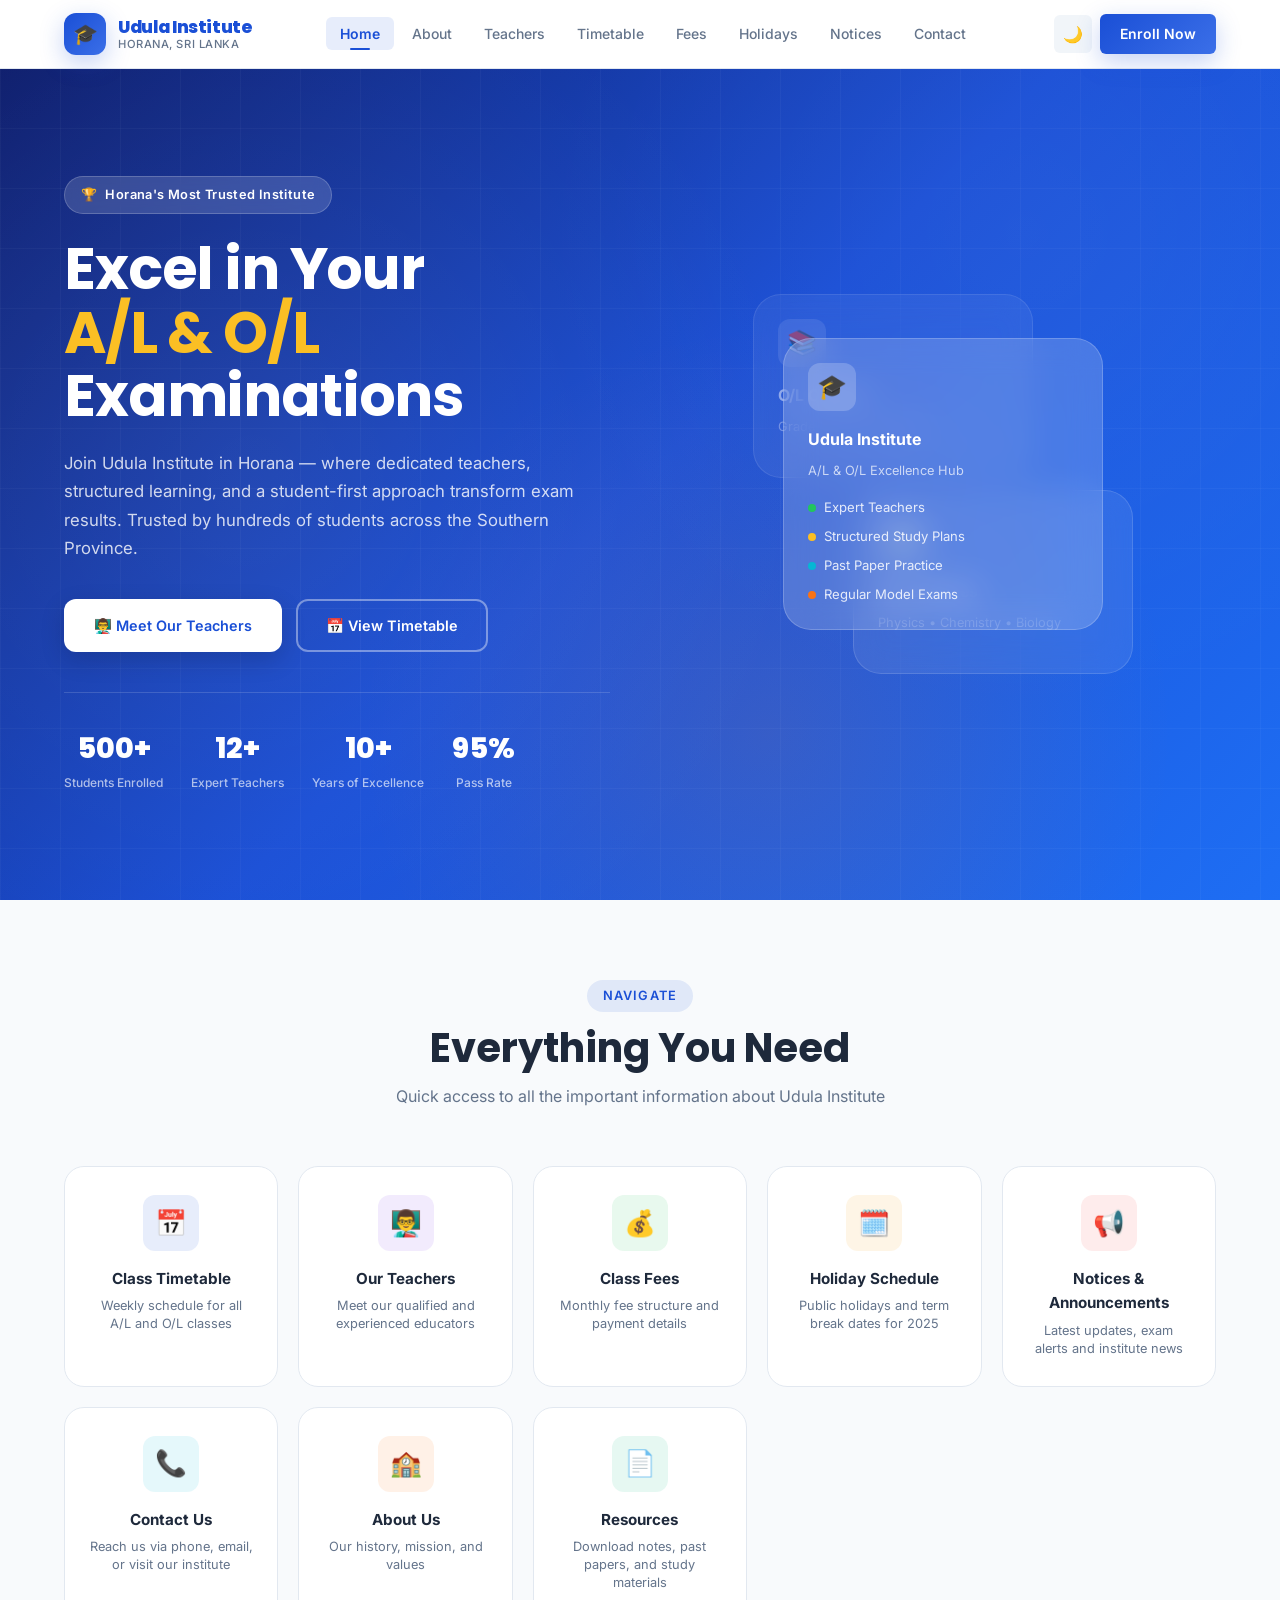
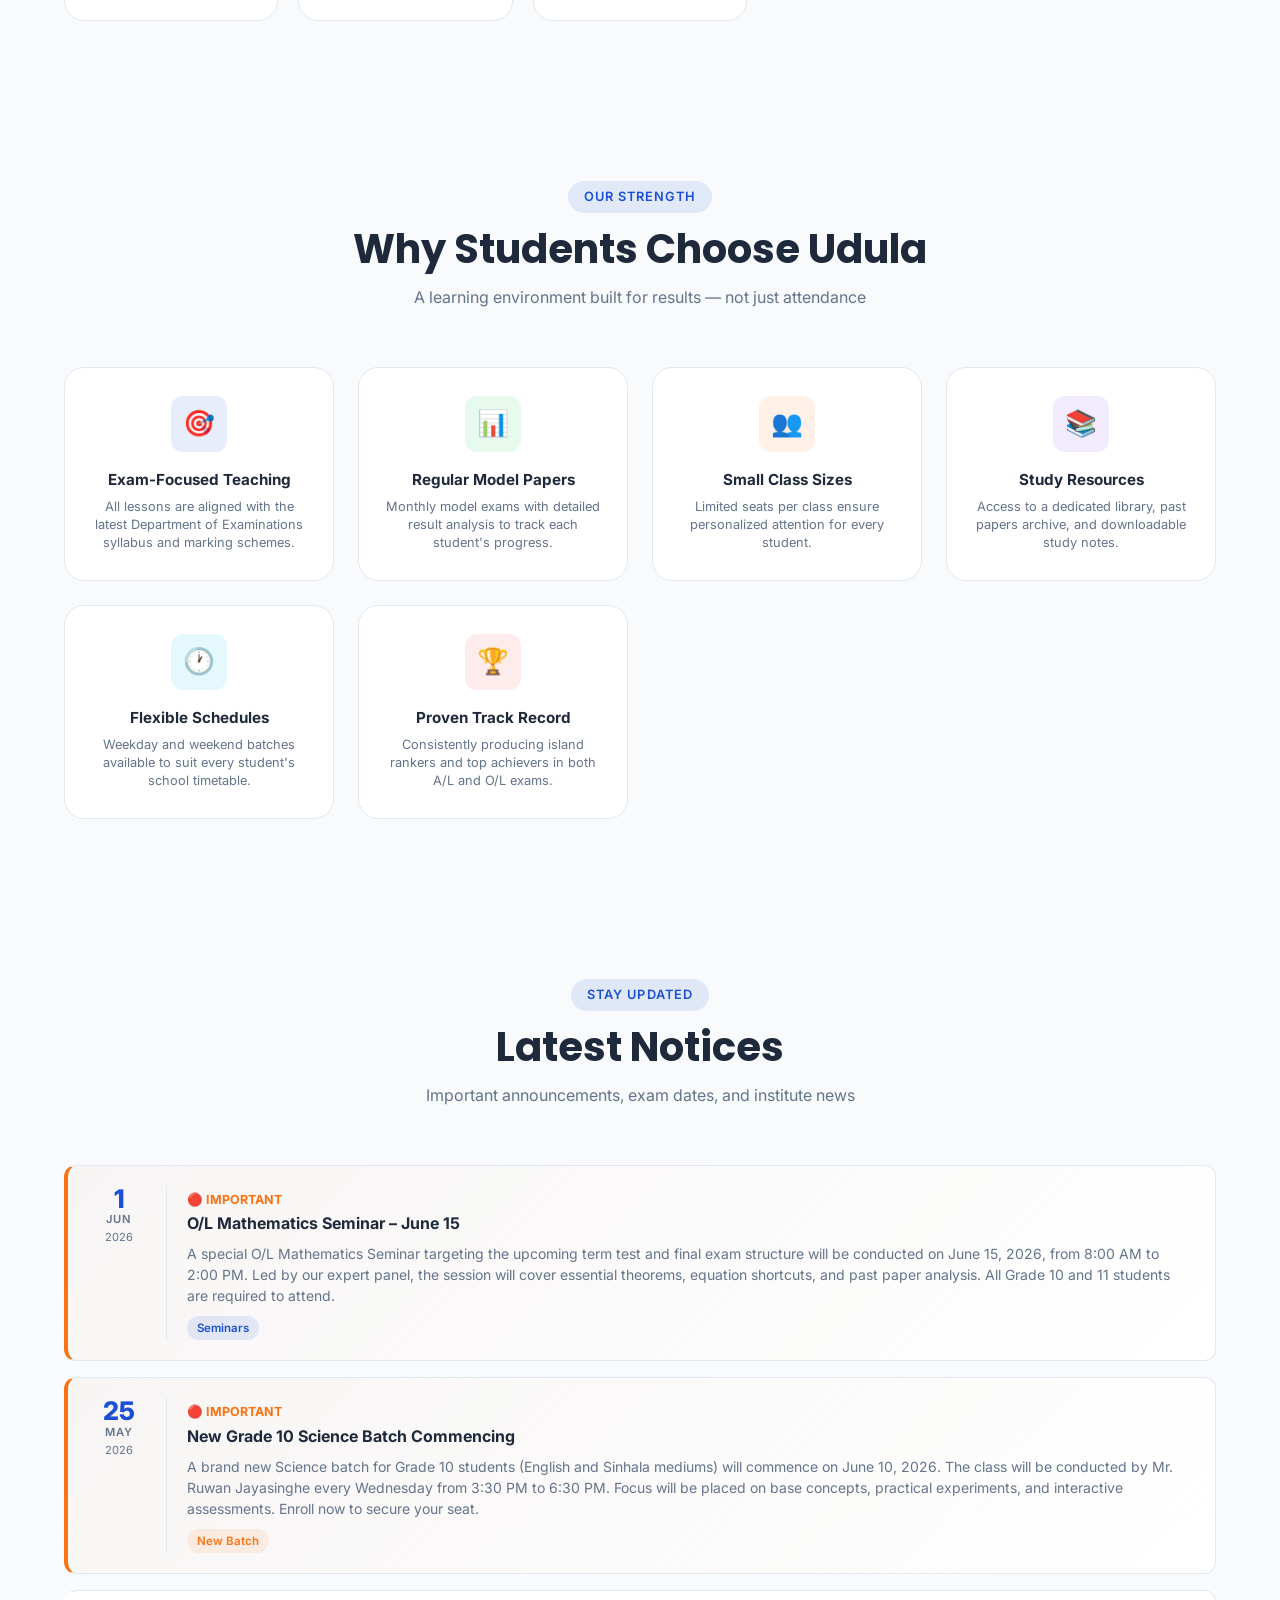
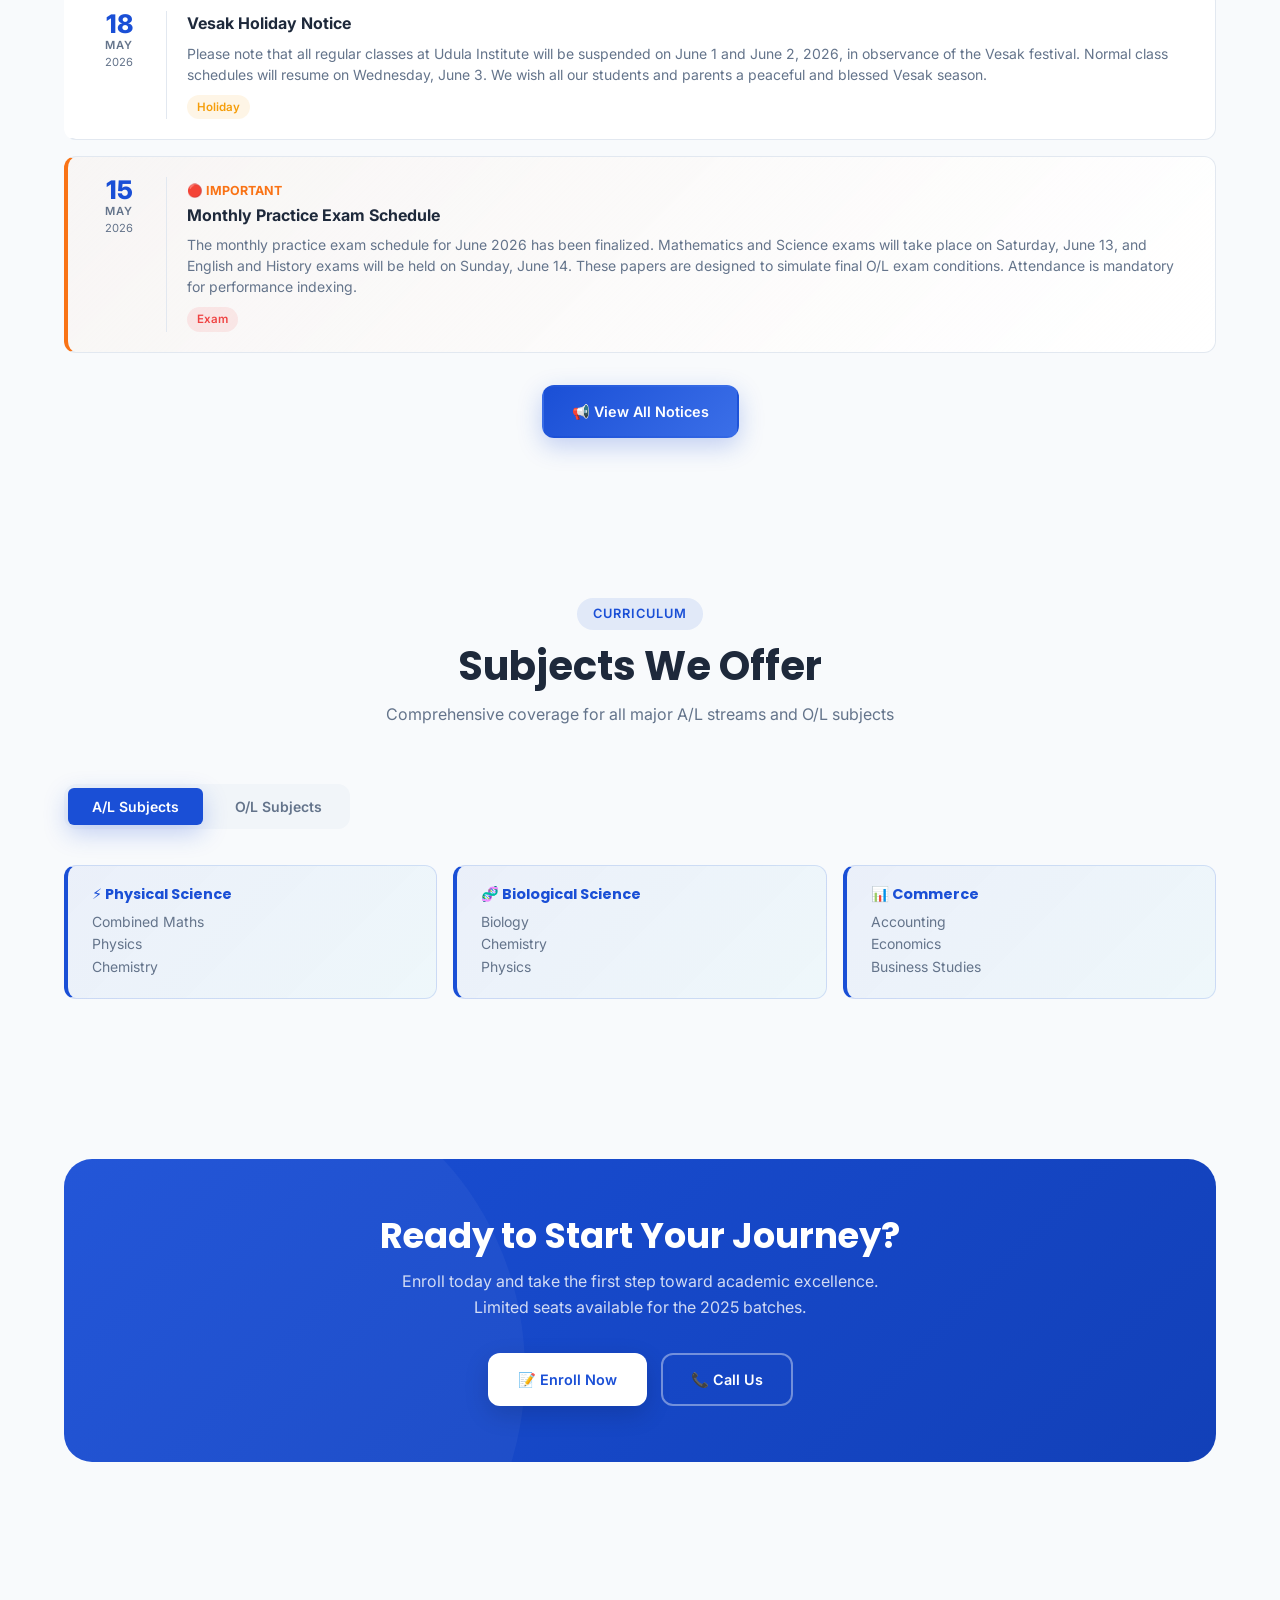
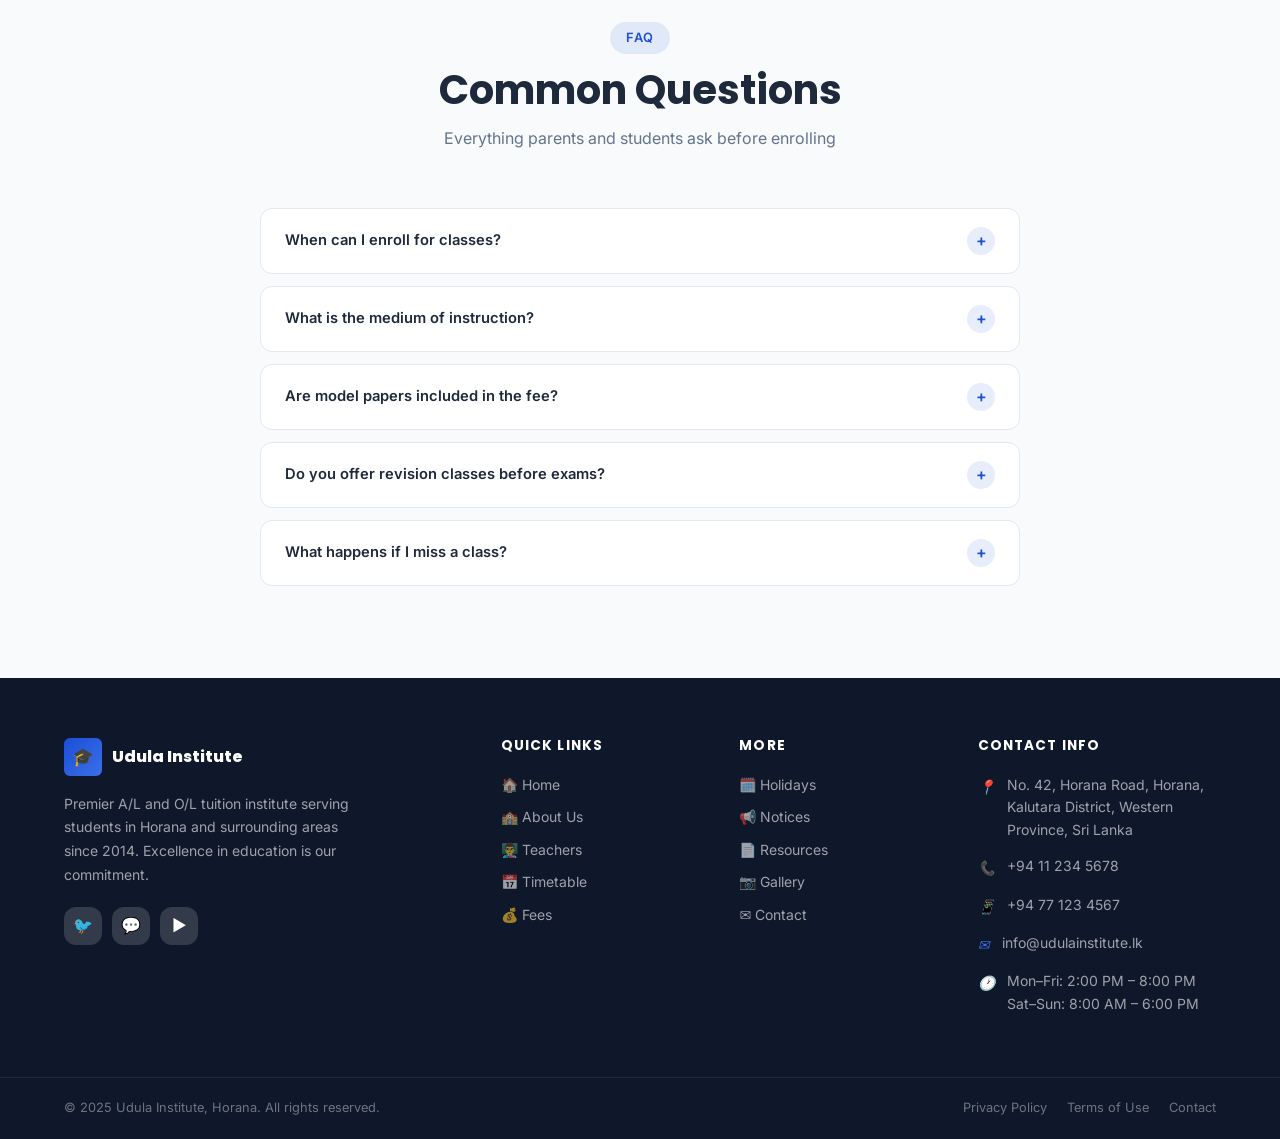
<file: index.html>
<!DOCTYPE html>
<html lang="en" data-theme="light">
<head>
  <meta charset="UTF-8" />
  <meta name="viewport" content="width=device-width, initial-scale=1.0" />
  <meta name="description" content="Udula Institute – Premier A/L and O/L tuition institute in Horana, Sri Lanka. Expert teachers, proven results, modern learning environment." />
  <meta name="keywords" content="tuition, A/L, O/L, Horana, Sri Lanka, institute, advanced level, ordinary level, maths, science, biology" />
  <meta name="author" content="Udula Institute" />
  <meta property="og:title" content="Udula Institute – A/L & O/L Tuition, Horana" />
  <meta property="og:description" content="Sri Lanka's trusted tuition institute for A/L and O/L excellence in Horana." />
  <meta property="og:type" content="website" />
  <title>Udula Institute – A/L & O/L Tuition | Horana, Sri Lanka</title>
  <link rel="icon" type="image/svg+xml" href="assets/images/favicon.svg" />
  <link rel="stylesheet" href="assets/css/style.css" />
  <link rel="stylesheet" href="assets/css/animations.css" />
</head>
<body data-page="home">

  <!-- ===== NAVBAR ===== -->
  <nav class="navbar" id="mainNav" role="navigation" aria-label="Main navigation">
    <div class="nav-container">
      <a href="index.html" class="nav-logo" aria-label="Udula Institute Home">
        <div class="nav-logo-icon">🎓</div>
        <div class="nav-logo-text">
          <span class="nav-logo-name">Udula Institute</span>
          <span class="nav-logo-sub">Horana, Sri Lanka</span>
        </div>
      </a>

      <ul class="nav-links" role="list">
        <li><a href="index.html" class="nav-link" id="navHome">Home</a></li>
        <li><a href="about.html" class="nav-link" id="navAbout">About</a></li>
        <li><a href="teachers.html" class="nav-link" id="navTeachers">Teachers</a></li>
        <li><a href="timetable.html" class="nav-link" id="navTimetable">Timetable</a></li>
        <li><a href="fees.html" class="nav-link" id="navFees">Fees</a></li>
        <li><a href="holidays.html" class="nav-link" id="navHolidays">Holidays</a></li>
        <li><a href="notices.html" class="nav-link" id="navNotices">Notices</a></li>
        <li><a href="contact.html" class="nav-link" id="navContact">Contact</a></li>
      </ul>

      <div class="nav-actions">
        <button class="theme-toggle" id="themeToggle" title="Toggle dark mode" aria-label="Toggle theme">🌙</button>
        <a href="contact.html" class="nav-cta" id="navEnrollBtn">Enroll Now</a>
        <button class="hamburger" id="hamburger" aria-label="Open menu" aria-expanded="false">
          <span></span><span></span><span></span>
        </button>
      </div>
    </div>

    <!-- Mobile Menu -->
    <div class="mobile-menu" id="mobileMenu" role="menu" aria-label="Mobile navigation">
      <a href="index.html" class="nav-link" id="mNavHome">Home</a>
      <a href="about.html" class="nav-link" id="mNavAbout">About</a>
      <a href="teachers.html" class="nav-link" id="mNavTeachers">Teachers</a>
      <a href="timetable.html" class="nav-link" id="mNavTimetable">Timetable</a>
      <a href="fees.html" class="nav-link" id="mNavFees">Fees</a>
      <a href="holidays.html" class="nav-link" id="mNavHolidays">Holidays</a>
      <a href="notices.html" class="nav-link" id="mNavNotices">Notices</a>
      <a href="contact.html" class="nav-link" id="mNavContact">Contact</a>
    </div>
  </nav>

  <main>

    <!-- ===== HERO SECTION ===== -->
    <section class="hero" id="hero" aria-label="Welcome section">
      <div class="hero-bg-pattern"></div>
      <div class="hero-grid"></div>
      <div class="hero-container">
        <div class="hero-content">
          <div class="hero-badge">
            <span>🏆</span> Horana's Most Trusted Institute
          </div>
          <h1 class="hero-title">
            Excel in Your<br>
            <span class="highlight">A/L & O/L</span><br>
            Examinations
          </h1>
          <p class="hero-desc">
            Join Udula Institute in Horana — where dedicated teachers, structured learning, 
            and a student-first approach transform exam results. Trusted by hundreds of students 
            across the Southern Province.
          </p>
          <div class="hero-actions">
            <a href="teachers.html" class="btn btn-primary" id="heroViewTeachersBtn">👨‍🏫 Meet Our Teachers</a>
            <a href="timetable.html" class="btn btn-outline-white" id="heroTimetableBtn">📅 View Timetable</a>
          </div>
          <div class="hero-stats">
            <div class="stat-item">
              <div class="stat-num"><span data-count="500" data-suffix="+">500+</span></div>
              <div class="stat-label">Students Enrolled</div>
            </div>
            <div class="stat-item">
              <div class="stat-num"><span data-count="12" data-suffix="+">12+</span></div>
              <div class="stat-label">Expert Teachers</div>
            </div>
            <div class="stat-item">
              <div class="stat-num"><span data-count="10" data-suffix="+">10+</span></div>
              <div class="stat-label">Years of Excellence</div>
            </div>
            <div class="stat-item">
              <div class="stat-num"><span data-count="95" data-suffix="%">95%</span></div>
              <div class="stat-label">Pass Rate</div>
            </div>
          </div>
        </div>

        <div class="hero-visual">
          <div class="hero-card-stack">
            <div class="h-card h-card-back1">
              <div class="h-card-icon">📚</div>
              <div class="h-card-title">O/L Classes</div>
              <div class="h-card-sub">Grade 8–11 | All Subjects</div>
            </div>
            <div class="h-card h-card-back2">
              <div class="h-card-icon">🔬</div>
              <div class="h-card-title">A/L Sciences</div>
              <div class="h-card-sub">Physics • Chemistry • Biology</div>
            </div>
            <div class="h-card h-card-main">
              <div class="h-card-icon">🎓</div>
              <div class="h-card-title">Udula Institute</div>
              <div class="h-card-sub">A/L & O/L Excellence Hub</div>
              <div class="h-card-list">
                <div class="h-card-item"><div class="h-card-dot" style="background:#22c55e"></div>Expert Teachers</div>
                <div class="h-card-item"><div class="h-card-dot" style="background:#fbbf24"></div>Structured Study Plans</div>
                <div class="h-card-item"><div class="h-card-dot" style="background:#06b6d4"></div>Past Paper Practice</div>
                <div class="h-card-item"><div class="h-card-dot" style="background:#f97316"></div>Regular Model Exams</div>
              </div>
            </div>
          </div>
        </div>
      </div>
    </section>

    <!-- ===== QUICK LINKS ===== -->
    <section class="section" id="quickLinks" aria-label="Quick navigation">
      <div class="container">
        <div class="section-header">
          <span class="section-tag">Navigate</span>
          <h2 class="section-title">Everything You Need</h2>
          <p class="section-sub">Quick access to all the important information about Udula Institute</p>
        </div>
        <div class="quick-links-grid">
          <a href="timetable.html" class="quick-link-card" id="qlTimetable">
            <div class="ql-icon" style="background:rgba(26,79,214,0.1)">📅</div>
            <div class="ql-title">Class Timetable</div>
            <div class="ql-desc">Weekly schedule for all A/L and O/L classes</div>
          </a>
          <a href="teachers.html" class="quick-link-card" id="qlTeachers">
            <div class="ql-icon" style="background:rgba(124,58,237,0.1)">👨‍🏫</div>
            <div class="ql-title">Our Teachers</div>
            <div class="ql-desc">Meet our qualified and experienced educators</div>
          </a>
          <a href="fees.html" class="quick-link-card" id="qlFees">
            <div class="ql-icon" style="background:rgba(34,197,94,0.1)">💰</div>
            <div class="ql-title">Class Fees</div>
            <div class="ql-desc">Monthly fee structure and payment details</div>
          </a>
          <a href="holidays.html" class="quick-link-card" id="qlHolidays">
            <div class="ql-icon" style="background:rgba(245,158,11,0.1)">🗓️</div>
            <div class="ql-title">Holiday Schedule</div>
            <div class="ql-desc">Public holidays and term break dates for 2025</div>
          </a>
          <a href="notices.html" class="quick-link-card" id="qlNotices">
            <div class="ql-icon" style="background:rgba(239,68,68,0.1)">📢</div>
            <div class="ql-title">Notices & Announcements</div>
            <div class="ql-desc">Latest updates, exam alerts and institute news</div>
          </a>
          <a href="contact.html" class="quick-link-card" id="qlContact">
            <div class="ql-icon" style="background:rgba(6,182,212,0.1)">📞</div>
            <div class="ql-title">Contact Us</div>
            <div class="ql-desc">Reach us via phone, email, or visit our institute</div>
          </a>
          <a href="about.html" class="quick-link-card" id="qlAbout">
            <div class="ql-icon" style="background:rgba(249,115,22,0.1)">🏫</div>
            <div class="ql-title">About Us</div>
            <div class="ql-desc">Our history, mission, and values</div>
          </a>
          <a href="resources.html" class="quick-link-card" id="qlResources">
            <div class="ql-icon" style="background:rgba(16,185,129,0.1)">📄</div>
            <div class="ql-title">Resources</div>
            <div class="ql-desc">Download notes, past papers, and study materials</div>
          </a>
        </div>
      </div>
    </section>

    <!-- ===== WHY CHOOSE US ===== -->
    <section class="section section-alt" id="whyUs" aria-label="Why choose Udula Institute">
      <div class="container">
        <div class="section-header">
          <span class="section-tag">Our Strength</span>
          <h2 class="section-title">Why Students Choose Udula</h2>
          <p class="section-sub">A learning environment built for results — not just attendance</p>
        </div>
        <div style="display:grid;grid-template-columns:repeat(auto-fit,minmax(260px,1fr));gap:24px;">
          <div class="quick-link-card" style="cursor:default">
            <div class="ql-icon" style="background:rgba(26,79,214,0.1)">🎯</div>
            <div class="ql-title">Exam-Focused Teaching</div>
            <div class="ql-desc">All lessons are aligned with the latest Department of Examinations syllabus and marking schemes.</div>
          </div>
          <div class="quick-link-card" style="cursor:default">
            <div class="ql-icon" style="background:rgba(34,197,94,0.1)">📊</div>
            <div class="ql-title">Regular Model Papers</div>
            <div class="ql-desc">Monthly model exams with detailed result analysis to track each student's progress.</div>
          </div>
          <div class="quick-link-card" style="cursor:default">
            <div class="ql-icon" style="background:rgba(249,115,22,0.1)">👥</div>
            <div class="ql-title">Small Class Sizes</div>
            <div class="ql-desc">Limited seats per class ensure personalized attention for every student.</div>
          </div>
          <div class="quick-link-card" style="cursor:default">
            <div class="ql-icon" style="background:rgba(124,58,237,0.1)">📚</div>
            <div class="ql-title">Study Resources</div>
            <div class="ql-desc">Access to a dedicated library, past papers archive, and downloadable study notes.</div>
          </div>
          <div class="quick-link-card" style="cursor:default">
            <div class="ql-icon" style="background:rgba(6,182,212,0.1)">🕐</div>
            <div class="ql-title">Flexible Schedules</div>
            <div class="ql-desc">Weekday and weekend batches available to suit every student's school timetable.</div>
          </div>
          <div class="quick-link-card" style="cursor:default">
            <div class="ql-icon" style="background:rgba(239,68,68,0.1)">🏆</div>
            <div class="ql-title">Proven Track Record</div>
            <div class="ql-desc">Consistently producing island rankers and top achievers in both A/L and O/L exams.</div>
          </div>
        </div>
      </div>
    </section>

    <!-- ===== ANNOUNCEMENTS ===== -->
    <section class="section" id="announcements" aria-label="Latest announcements">
      <div class="container">
        <div class="section-header">
          <span class="section-tag">Stay Updated</span>
          <h2 class="section-title">Latest Notices</h2>
          <p class="section-sub">Important announcements, exam dates, and institute news</p>
        </div>
        <div class="announcements-grid" id="announcementsContainer">
          <!-- Loaded by JS -->
          <div class="skeleton" style="height:100px;margin-bottom:12px;border-radius:12px;"></div>
          <div class="skeleton" style="height:100px;margin-bottom:12px;border-radius:12px;"></div>
          <div class="skeleton" style="height:100px;border-radius:12px;"></div>
        </div>
        <div style="text-align:center;margin-top:32px;">
          <a href="notices.html" class="btn btn-blue" id="viewAllNoticesBtn">📢 View All Notices</a>
        </div>
      </div>
    </section>

    <!-- ===== SUBJECTS OFFERED ===== -->
    <section class="section section-alt" id="subjects" aria-label="Subjects we offer">
      <div class="container">
        <div class="section-header">
          <span class="section-tag">Curriculum</span>
          <h2 class="section-title">Subjects We Offer</h2>
          <p class="section-sub">Comprehensive coverage for all major A/L streams and O/L subjects</p>
        </div>
        <div class="tabs" id="subjectTabs">
          <button class="tab-btn active" data-tab="al-subjects" id="tabAlSubjects">A/L Subjects</button>
          <button class="tab-btn" data-tab="ol-subjects" id="tabOlSubjects">O/L Subjects</button>
        </div>
        <div class="tab-content active" data-tab="al-subjects" id="alSubjectsContent">
          <div style="display:grid;grid-template-columns:repeat(auto-fit,minmax(200px,1fr));gap:16px;">
            <div class="highlight-box" style="margin:0"><h4>⚡ Physical Science</h4><p>Combined Maths<br>Physics<br>Chemistry</p></div>
            <div class="highlight-box" style="margin:0"><h4>🧬 Biological Science</h4><p>Biology<br>Chemistry<br>Physics</p></div>
            <div class="highlight-box" style="margin:0"><h4>📊 Commerce</h4><p>Accounting<br>Economics<br>Business Studies</p></div>
          </div>
        </div>
        <div class="tab-content" data-tab="ol-subjects" id="olSubjectsContent">
          <div style="display:grid;grid-template-columns:repeat(auto-fit,minmax(200px,1fr));gap:16px;">
            <div class="highlight-box" style="margin:0"><h4>🔢 Core Subjects</h4><p>Mathematics<br>Science</p></div>
            <div class="highlight-box" style="margin:0"><h4>🌐 Languages</h4><p>Sinhala<br>English</p></div>
            <div class="highlight-box" style="margin:0"><h4>📖 Humanities</h4><p>History<br>Geography</p></div>
            <div class="highlight-box" style="margin:0"><h4>💻 Technology</h4><p>ICT<br>Design & Technology</p></div>
          </div>
        </div>
      </div>
    </section>

    <!-- ===== CONTACT CTA ===== -->
    <section class="section" id="contactCta" aria-label="Contact call to action">
      <div class="container">
        <div style="background:linear-gradient(135deg,var(--primary) 0%,var(--primary-dark) 100%);border-radius:var(--radius-xl);padding:56px 40px;text-align:center;color:white;position:relative;overflow:hidden;">
          <div style="position:absolute;top:-30%;left:-10%;width:50%;height:200%;background:rgba(255,255,255,0.04);border-radius:50%;pointer-events:none;"></div>
          <div style="position:relative;z-index:1;">
            <h2 style="font-size:clamp(1.5rem,3vw,2.2rem);color:white;margin-bottom:12px;">Ready to Start Your Journey?</h2>
            <p style="color:rgba(255,255,255,0.8);max-width:500px;margin:0 auto 32px;font-size:1rem;">
              Enroll today and take the first step toward academic excellence. 
              Limited seats available for the 2025 batches.
            </p>
            <div style="display:flex;gap:14px;justify-content:center;flex-wrap:wrap;">
              <a href="contact.html" class="btn btn-primary" id="ctaEnrollBtn">📝 Enroll Now</a>
              <a href="tel:+94112345678" class="btn btn-outline-white" id="ctaCallBtn">📞 Call Us</a>
            </div>
          </div>
        </div>
      </div>
    </section>

    <!-- ===== FAQ PREVIEW ===== -->
    <section class="section section-alt" id="faqSection" aria-label="Frequently asked questions">
      <div class="container">
        <div class="section-header">
          <span class="section-tag">FAQ</span>
          <h2 class="section-title">Common Questions</h2>
          <p class="section-sub">Everything parents and students ask before enrolling</p>
        </div>
        <div class="faq-list">
          <div class="faq-item" id="faq1">
            <div class="faq-question">
              When can I enroll for classes?
              <div class="faq-icon">+</div>
            </div>
            <div class="faq-answer">
              <div class="faq-answer-inner">Enrollment is open throughout the year. New batches start at the beginning of each term. You can visit the institute between 9:00 AM – 7:00 PM on any weekday, or call us to confirm seat availability.</div>
            </div>
          </div>
          <div class="faq-item" id="faq2">
            <div class="faq-question">
              What is the medium of instruction?
              <div class="faq-icon">+</div>
            </div>
            <div class="faq-answer">
              <div class="faq-answer-inner">Most classes are conducted in Sinhala medium. English medium sessions are available for selected subjects such as English Language and ICT. Please check the timetable for specific medium details.</div>
            </div>
          </div>
          <div class="faq-item" id="faq3">
            <div class="faq-question">
              Are model papers included in the fee?
              <div class="faq-icon">+</div>
            </div>
            <div class="faq-answer">
              <div class="faq-answer-inner">Monthly paper fees (Rs. 100–200 per subject) are charged separately on top of the tuition fee. These cover the cost of printed model papers, past papers, and study sheets provided each month.</div>
            </div>
          </div>
          <div class="faq-item" id="faq4">
            <div class="faq-question">
              Do you offer revision classes before exams?
              <div class="faq-icon">+</div>
            </div>
            <div class="faq-answer">
              <div class="faq-answer-inner">Yes. Special intensive revision sessions are held in the months leading up to both A/L and O/L examinations. These sessions include rapid content review, past paper analysis, and exam technique workshops.</div>
            </div>
          </div>
          <div class="faq-item" id="faq5">
            <div class="faq-question">
              What happens if I miss a class?
              <div class="faq-icon">+</div>
            </div>
            <div class="faq-answer">
              <div class="faq-answer-inner">Students are responsible for keeping up with missed content. Notes and summary sheets are available at the institute's library. For repeated absences, please contact the respective teacher or institute office.</div>
            </div>
          </div>
        </div>
      </div>
    </section>

  </main>

  <!-- ===== FOOTER ===== -->
  <footer class="footer" id="siteFooter" role="contentinfo">
    <div class="container">
      <div class="footer-grid">
        <div class="footer-brand">
          <div class="footer-logo">
            <div class="footer-logo-icon">🎓</div>
            <span class="footer-logo-name">Udula Institute</span>
          </div>
          <p>Premier A/L and O/L tuition institute serving students in Horana and surrounding areas since 2014. Excellence in education is our commitment.</p>
          <div style="margin-top:20px;display:flex;gap:10px;">
            <a href="#" class="social-link" id="footerFb" title="Facebook" aria-label="Facebook">&#x1F426;</a>
            <a href="#" class="social-link" id="footerWa" title="WhatsApp" aria-label="WhatsApp">💬</a>
            <a href="#" class="social-link" id="footerYt" title="YouTube" aria-label="YouTube">▶️</a>
          </div>
        </div>

        <div class="footer-col">
          <h4>Quick Links</h4>
          <ul class="footer-links">
            <li><a href="index.html" class="footer-link" id="footerHome">🏠 Home</a></li>
            <li><a href="about.html" class="footer-link" id="footerAbout">🏫 About Us</a></li>
            <li><a href="teachers.html" class="footer-link" id="footerTeachers">👨‍🏫 Teachers</a></li>
            <li><a href="timetable.html" class="footer-link" id="footerTimetable">📅 Timetable</a></li>
            <li><a href="fees.html" class="footer-link" id="footerFees">💰 Fees</a></li>
          </ul>
        </div>

        <div class="footer-col">
          <h4>More</h4>
          <ul class="footer-links">
            <li><a href="holidays.html" class="footer-link" id="footerHolidays">🗓️ Holidays</a></li>
            <li><a href="notices.html" class="footer-link" id="footerNotices">📢 Notices</a></li>
            <li><a href="resources.html" class="footer-link" id="footerResources">📄 Resources</a></li>
            <li><a href="gallery.html" class="footer-link" id="footerGallery">📷 Gallery</a></li>
            <li><a href="contact.html" class="footer-link" id="footerContact">✉️ Contact</a></li>
          </ul>
        </div>

        <div class="footer-col">
          <h4>Contact Info</h4>
          <div class="footer-contact-item"><i>📍</i><span>No. 42, Horana Road, Horana, Kalutara District, Western Province, Sri Lanka</span></div>
          <div class="footer-contact-item"><i>📞</i><span><a href="tel:+94112345678" style="color:inherit">+94 11 234 5678</a></span></div>
          <div class="footer-contact-item"><i>📱</i><span><a href="tel:+94771234567" style="color:inherit">+94 77 123 4567</a></span></div>
          <div class="footer-contact-item"><i>✉️</i><span><a href="mailto:info@udulainstitute.lk" style="color:inherit">info@udulainstitute.lk</a></span></div>
          <div class="footer-contact-item"><i>🕐</i><span>Mon–Fri: 2:00 PM – 8:00 PM<br>Sat–Sun: 8:00 AM – 6:00 PM</span></div>
        </div>
      </div>
    </div>
    <div class="footer-bottom">
      <div class="container" style="display:flex;justify-content:space-between;align-items:center;flex-wrap:wrap;gap:12px;width:100%;">
        <span>© 2025 Udula Institute, Horana. All rights reserved.</span>
        <div class="footer-bottom-links">
          <a href="#" id="footerPrivacy">Privacy Policy</a>
          <a href="#" id="footerTerms">Terms of Use</a>
          <a href="contact.html" id="footerContactLink">Contact</a>
        </div>
      </div>
    </div>
  </footer>

  <script src="assets/js/main.js"></script>
  <script src="assets/js/pages.js"></script>
</body>
</html>
</file>
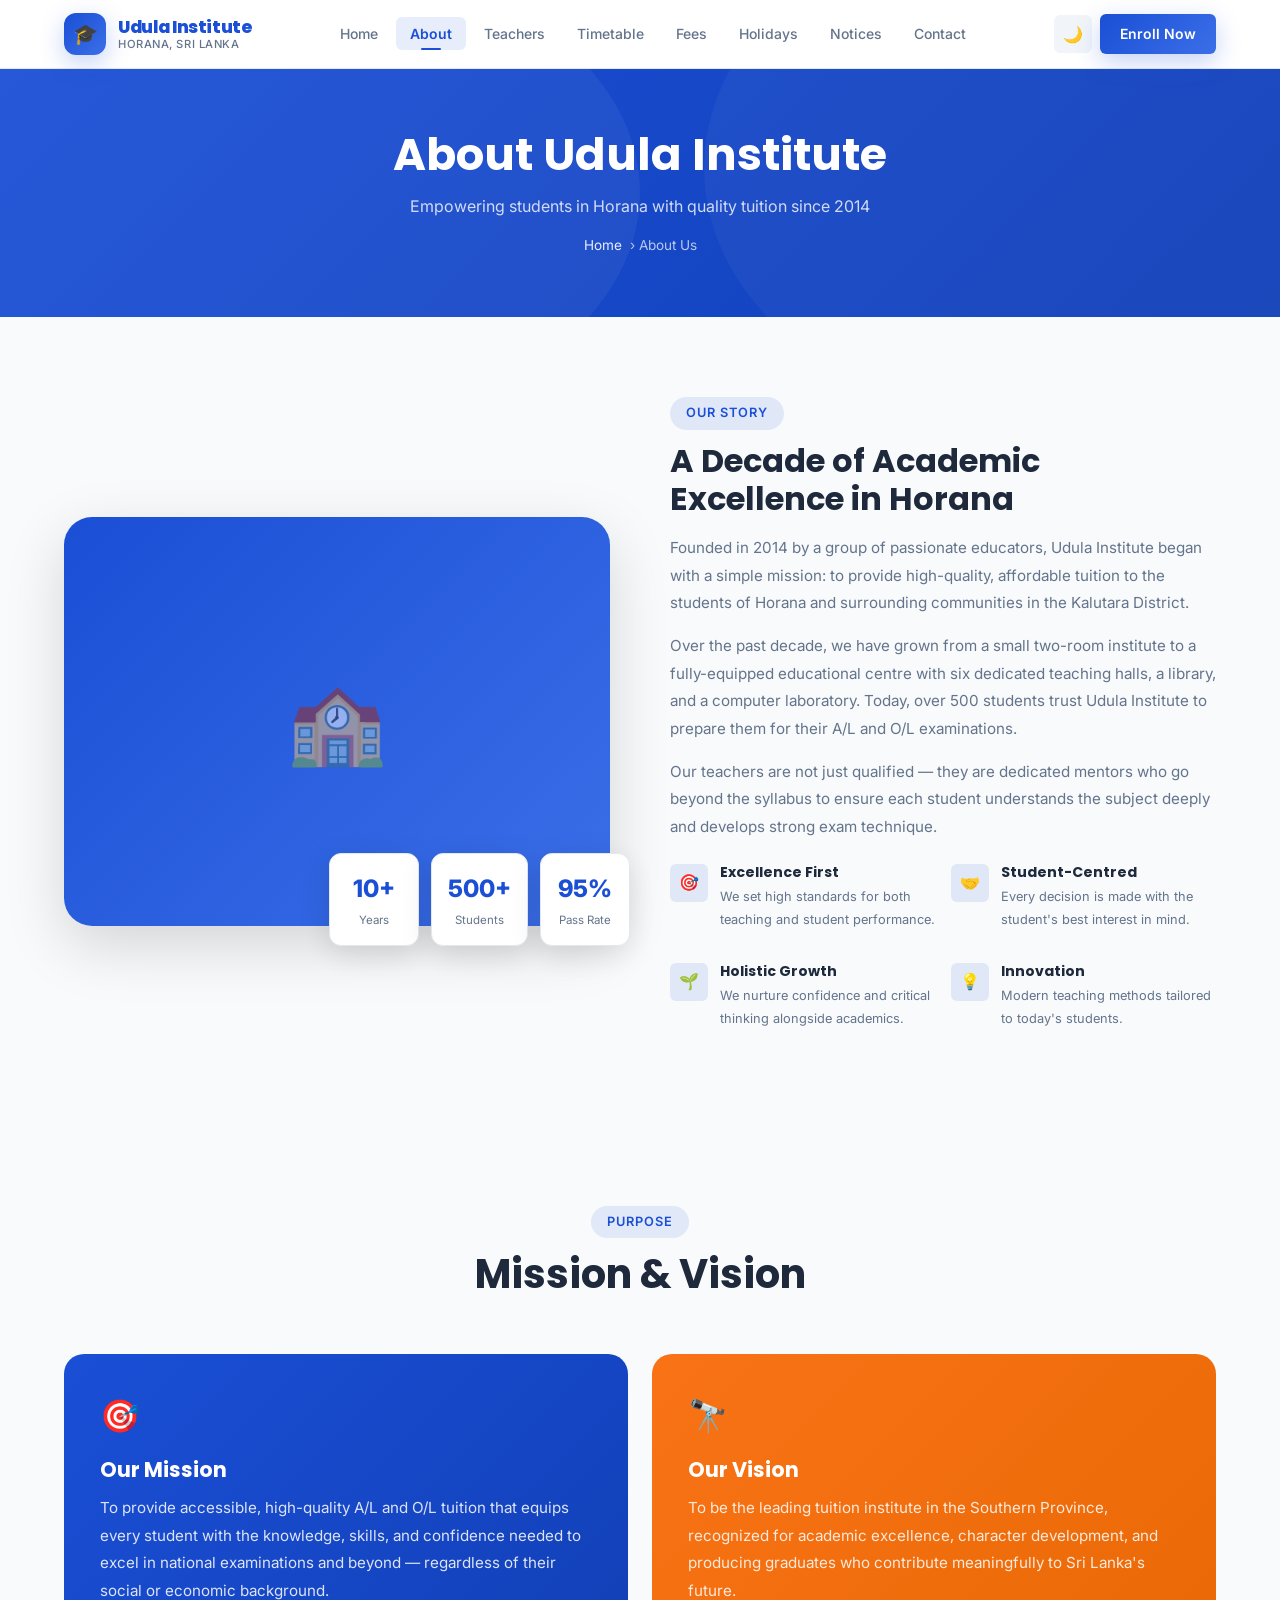
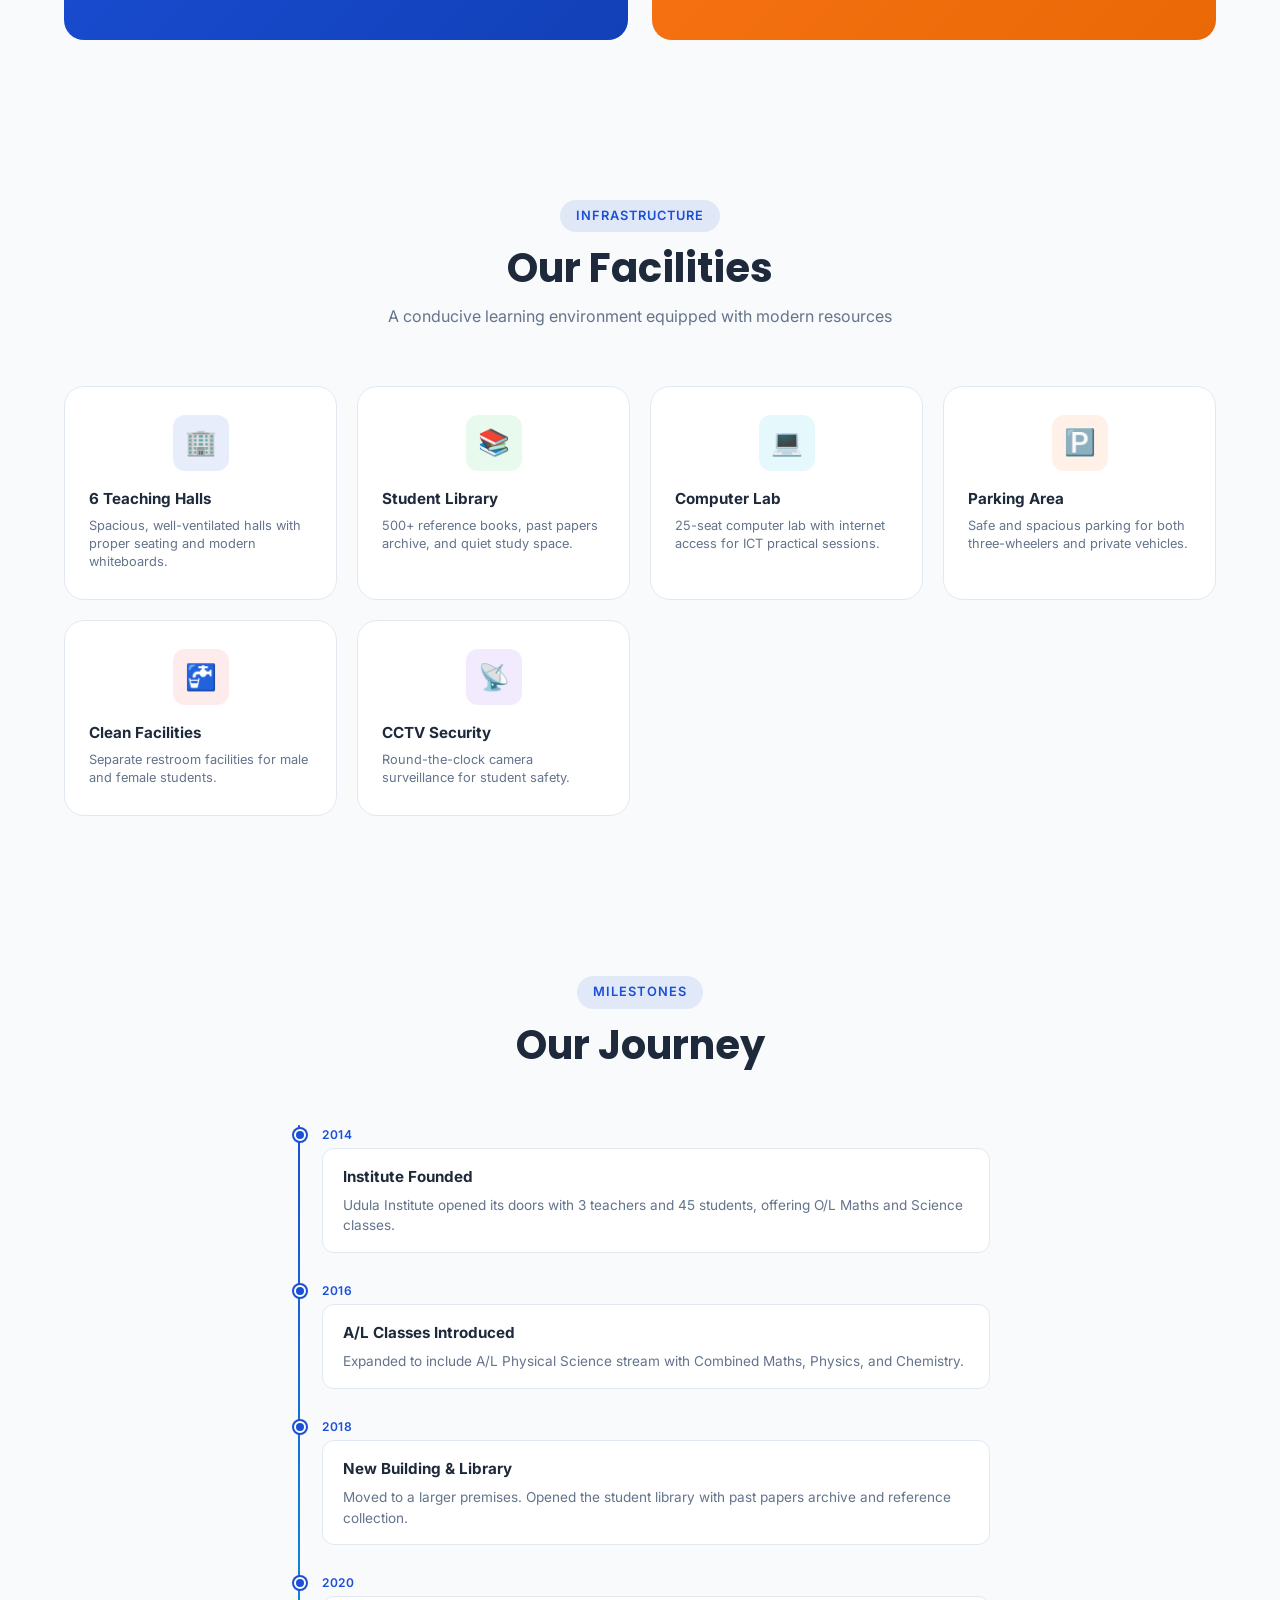
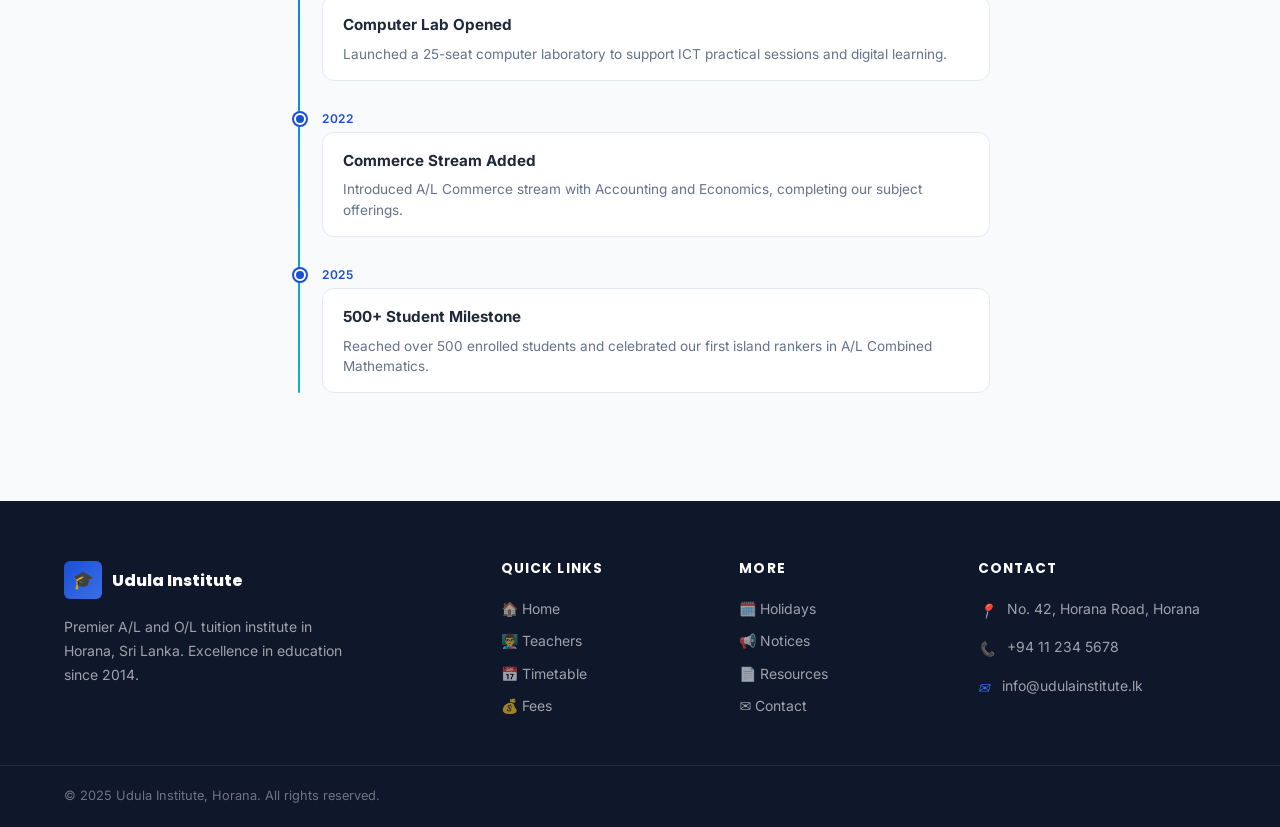
<file: about.html>
<!DOCTYPE html>
<html lang="en" data-theme="light">
<head>
  <meta charset="UTF-8" />
  <meta name="viewport" content="width=device-width, initial-scale=1.0" />
  <meta name="description" content="About Udula Institute – Learn about our history, mission, vision, and the dedicated team behind Horana's premier A/L & O/L tuition institute." />
  <title>About Us – Udula Institute | Horana, Sri Lanka</title>
  <link rel="icon" type="image/svg+xml" href="assets/images/favicon.svg" />
  <link rel="stylesheet" href="assets/css/style.css" />
  <link rel="stylesheet" href="assets/css/animations.css" />
</head>
<body data-page="about">

  <nav class="navbar" id="mainNav">
    <div class="nav-container">
      <a href="index.html" class="nav-logo">
        <div class="nav-logo-icon">🎓</div>
        <div class="nav-logo-text">
          <span class="nav-logo-name">Udula Institute</span>
          <span class="nav-logo-sub">Horana, Sri Lanka</span>
        </div>
      </a>
      <ul class="nav-links">
        <li><a href="index.html" class="nav-link">Home</a></li>
        <li><a href="about.html" class="nav-link">About</a></li>
        <li><a href="teachers.html" class="nav-link">Teachers</a></li>
        <li><a href="timetable.html" class="nav-link">Timetable</a></li>
        <li><a href="fees.html" class="nav-link">Fees</a></li>
        <li><a href="holidays.html" class="nav-link">Holidays</a></li>
        <li><a href="notices.html" class="nav-link">Notices</a></li>
        <li><a href="contact.html" class="nav-link">Contact</a></li>
      </ul>
      <div class="nav-actions">
        <button class="theme-toggle" id="themeToggle">🌙</button>
        <a href="contact.html" class="nav-cta">Enroll Now</a>
        <button class="hamburger" id="hamburger" aria-label="Open menu" aria-expanded="false"><span></span><span></span><span></span></button>
      </div>
    </div>
    <div class="mobile-menu" id="mobileMenu">
      <a href="index.html" class="nav-link">Home</a>
      <a href="about.html" class="nav-link">About</a>
      <a href="teachers.html" class="nav-link">Teachers</a>
      <a href="timetable.html" class="nav-link">Timetable</a>
      <a href="fees.html" class="nav-link">Fees</a>
      <a href="holidays.html" class="nav-link">Holidays</a>
      <a href="notices.html" class="nav-link">Notices</a>
      <a href="contact.html" class="nav-link">Contact</a>
    </div>
  </nav>

  <div class="page-header">
    <h1>About Udula Institute</h1>
    <p>Empowering students in Horana with quality tuition since 2014</p>
    <div class="breadcrumb"><a href="index.html">Home</a> › About Us</div>
  </div>

  <main>

    <!-- About Section -->
    <section class="section" id="aboutSection">
      <div class="container">
        <div class="about-grid">
          <div class="about-image-wrap">
            <div class="about-image">
              <div class="about-image-placeholder">🏫</div>
            </div>
            <div class="about-stat-cards">
              <div class="about-stat-card">
                <div class="about-stat-num" data-count="10" data-suffix="+">10+</div>
                <div class="about-stat-label">Years</div>
              </div>
              <div class="about-stat-card">
                <div class="about-stat-num" data-count="500" data-suffix="+">500+</div>
                <div class="about-stat-label">Students</div>
              </div>
              <div class="about-stat-card">
                <div class="about-stat-num" data-count="95" data-suffix="%">95%</div>
                <div class="about-stat-label">Pass Rate</div>
              </div>
            </div>
          </div>

          <div class="about-text">
            <span class="section-tag">Our Story</span>
            <h2>A Decade of Academic Excellence in Horana</h2>
            <p>
              Founded in 2014 by a group of passionate educators, Udula Institute began with a simple mission: 
              to provide high-quality, affordable tuition to the students of Horana and surrounding communities 
              in the Kalutara District.
            </p>
            <p>
              Over the past decade, we have grown from a small two-room institute to a fully-equipped 
              educational centre with six dedicated teaching halls, a library, and a computer laboratory. 
              Today, over 500 students trust Udula Institute to prepare them for their A/L and O/L examinations.
            </p>
            <p>
              Our teachers are not just qualified — they are dedicated mentors who go beyond the syllabus 
              to ensure each student understands the subject deeply and develops strong exam technique.
            </p>

            <div class="values-grid">
              <div class="value-item">
                <div class="value-icon">🎯</div>
                <div class="value-text">
                  <h4>Excellence First</h4>
                  <p>We set high standards for both teaching and student performance.</p>
                </div>
              </div>
              <div class="value-item">
                <div class="value-icon">🤝</div>
                <div class="value-text">
                  <h4>Student-Centred</h4>
                  <p>Every decision is made with the student's best interest in mind.</p>
                </div>
              </div>
              <div class="value-item">
                <div class="value-icon">🌱</div>
                <div class="value-text">
                  <h4>Holistic Growth</h4>
                  <p>We nurture confidence and critical thinking alongside academics.</p>
                </div>
              </div>
              <div class="value-item">
                <div class="value-icon">💡</div>
                <div class="value-text">
                  <h4>Innovation</h4>
                  <p>Modern teaching methods tailored to today's students.</p>
                </div>
              </div>
            </div>
          </div>
        </div>
      </div>
    </section>

    <!-- Mission & Vision -->
    <section class="section section-alt" id="missionVision">
      <div class="container">
        <div class="section-header">
          <span class="section-tag">Purpose</span>
          <h2 class="section-title">Mission & Vision</h2>
        </div>
        <div style="display:grid;grid-template-columns:1fr 1fr;gap:24px;">
          <div style="background:linear-gradient(135deg,var(--primary),var(--primary-dark));border-radius:var(--radius-lg);padding:36px;color:white;">
            <div style="font-size:2rem;margin-bottom:16px;">🎯</div>
            <h3 style="font-size:1.3rem;color:white;margin-bottom:12px;">Our Mission</h3>
            <p style="color:rgba(255,255,255,0.85);line-height:1.8;font-size:0.95rem;">
              To provide accessible, high-quality A/L and O/L tuition that equips every student 
              with the knowledge, skills, and confidence needed to excel in national examinations 
              and beyond — regardless of their social or economic background.
            </p>
          </div>
          <div style="background:linear-gradient(135deg,#f97316,#ea6906);border-radius:var(--radius-lg);padding:36px;color:white;">
            <div style="font-size:2rem;margin-bottom:16px;">🔭</div>
            <h3 style="font-size:1.3rem;color:white;margin-bottom:12px;">Our Vision</h3>
            <p style="color:rgba(255,255,255,0.85);line-height:1.8;font-size:0.95rem;">
              To be the leading tuition institute in the Southern Province, recognized for academic 
              excellence, character development, and producing graduates who contribute meaningfully 
              to Sri Lanka's future.
            </p>
          </div>
        </div>
      </div>
    </section>

    <!-- Facilities -->
    <section class="section" id="facilities">
      <div class="container">
        <div class="section-header">
          <span class="section-tag">Infrastructure</span>
          <h2 class="section-title">Our Facilities</h2>
          <p class="section-sub">A conducive learning environment equipped with modern resources</p>
        </div>
        <div style="display:grid;grid-template-columns:repeat(auto-fit,minmax(220px,1fr));gap:20px;">
          <div class="quick-link-card" style="cursor:default;text-align:left;">
            <div class="ql-icon" style="background:rgba(26,79,214,0.1)">🏢</div>
            <div class="ql-title">6 Teaching Halls</div>
            <div class="ql-desc">Spacious, well-ventilated halls with proper seating and modern whiteboards.</div>
          </div>
          <div class="quick-link-card" style="cursor:default;text-align:left;">
            <div class="ql-icon" style="background:rgba(34,197,94,0.1)">📚</div>
            <div class="ql-title">Student Library</div>
            <div class="ql-desc">500+ reference books, past papers archive, and quiet study space.</div>
          </div>
          <div class="quick-link-card" style="cursor:default;text-align:left;">
            <div class="ql-icon" style="background:rgba(6,182,212,0.1)">💻</div>
            <div class="ql-title">Computer Lab</div>
            <div class="ql-desc">25-seat computer lab with internet access for ICT practical sessions.</div>
          </div>
          <div class="quick-link-card" style="cursor:default;text-align:left;">
            <div class="ql-icon" style="background:rgba(249,115,22,0.1)">🅿️</div>
            <div class="ql-title">Parking Area</div>
            <div class="ql-desc">Safe and spacious parking for both three-wheelers and private vehicles.</div>
          </div>
          <div class="quick-link-card" style="cursor:default;text-align:left;">
            <div class="ql-icon" style="background:rgba(239,68,68,0.1)">🚰</div>
            <div class="ql-title">Clean Facilities</div>
            <div class="ql-desc">Separate restroom facilities for male and female students.</div>
          </div>
          <div class="quick-link-card" style="cursor:default;text-align:left;">
            <div class="ql-icon" style="background:rgba(124,58,237,0.1)">📡</div>
            <div class="ql-title">CCTV Security</div>
            <div class="ql-desc">Round-the-clock camera surveillance for student safety.</div>
          </div>
        </div>
      </div>
    </section>

    <!-- History Timeline -->
    <section class="section section-alt" id="historySection">
      <div class="container">
        <div class="section-header">
          <span class="section-tag">Milestones</span>
          <h2 class="section-title">Our Journey</h2>
        </div>
        <div style="max-width:700px;margin:0 auto;">
          <div class="timeline">
            <div class="timeline-item">
              <div class="timeline-date">2014</div>
              <div class="timeline-content">
                <div class="timeline-title">Institute Founded</div>
                <div class="timeline-text">Udula Institute opened its doors with 3 teachers and 45 students, offering O/L Maths and Science classes.</div>
              </div>
            </div>
            <div class="timeline-item">
              <div class="timeline-date">2016</div>
              <div class="timeline-content">
                <div class="timeline-title">A/L Classes Introduced</div>
                <div class="timeline-text">Expanded to include A/L Physical Science stream with Combined Maths, Physics, and Chemistry.</div>
              </div>
            </div>
            <div class="timeline-item">
              <div class="timeline-date">2018</div>
              <div class="timeline-content">
                <div class="timeline-title">New Building &amp; Library</div>
                <div class="timeline-text">Moved to a larger premises. Opened the student library with past papers archive and reference collection.</div>
              </div>
            </div>
            <div class="timeline-item">
              <div class="timeline-date">2020</div>
              <div class="timeline-content">
                <div class="timeline-title">Computer Lab Opened</div>
                <div class="timeline-text">Launched a 25-seat computer laboratory to support ICT practical sessions and digital learning.</div>
              </div>
            </div>
            <div class="timeline-item">
              <div class="timeline-date">2022</div>
              <div class="timeline-content">
                <div class="timeline-title">Commerce Stream Added</div>
                <div class="timeline-text">Introduced A/L Commerce stream with Accounting and Economics, completing our subject offerings.</div>
              </div>
            </div>
            <div class="timeline-item">
              <div class="timeline-date">2025</div>
              <div class="timeline-content">
                <div class="timeline-title">500+ Student Milestone</div>
                <div class="timeline-text">Reached over 500 enrolled students and celebrated our first island rankers in A/L Combined Mathematics.</div>
              </div>
            </div>
          </div>
        </div>
      </div>
    </section>

  </main>

  <footer class="footer">
    <div class="container">
      <div class="footer-grid">
        <div class="footer-brand">
          <div class="footer-logo"><div class="footer-logo-icon">🎓</div><span class="footer-logo-name">Udula Institute</span></div>
          <p>Premier A/L and O/L tuition institute in Horana, Sri Lanka. Excellence in education since 2014.</p>
        </div>
        <div class="footer-col"><h4>Quick Links</h4><ul class="footer-links">
          <li><a href="index.html" class="footer-link">🏠 Home</a></li>
          <li><a href="teachers.html" class="footer-link">👨‍🏫 Teachers</a></li>
          <li><a href="timetable.html" class="footer-link">📅 Timetable</a></li>
          <li><a href="fees.html" class="footer-link">💰 Fees</a></li>
        </ul></div>
        <div class="footer-col"><h4>More</h4><ul class="footer-links">
          <li><a href="holidays.html" class="footer-link">🗓️ Holidays</a></li>
          <li><a href="notices.html" class="footer-link">📢 Notices</a></li>
          <li><a href="resources.html" class="footer-link">📄 Resources</a></li>
          <li><a href="contact.html" class="footer-link">✉️ Contact</a></li>
        </ul></div>
        <div class="footer-col"><h4>Contact</h4>
          <div class="footer-contact-item"><i>📍</i><span>No. 42, Horana Road, Horana</span></div>
          <div class="footer-contact-item"><i>📞</i><span>+94 11 234 5678</span></div>
          <div class="footer-contact-item"><i>✉️</i><span>info@udulainstitute.lk</span></div>
        </div>
      </div>
    </div>
    <div class="footer-bottom">
      <div class="container" style="display:flex;justify-content:space-between;align-items:center;flex-wrap:wrap;gap:12px;width:100%;">
        <span>© 2025 Udula Institute, Horana. All rights reserved.</span>
      </div>
    </div>
  </footer>

  <script src="assets/js/main.js"></script>
  <script src="assets/js/pages.js"></script>
</body>
</html>
</file>
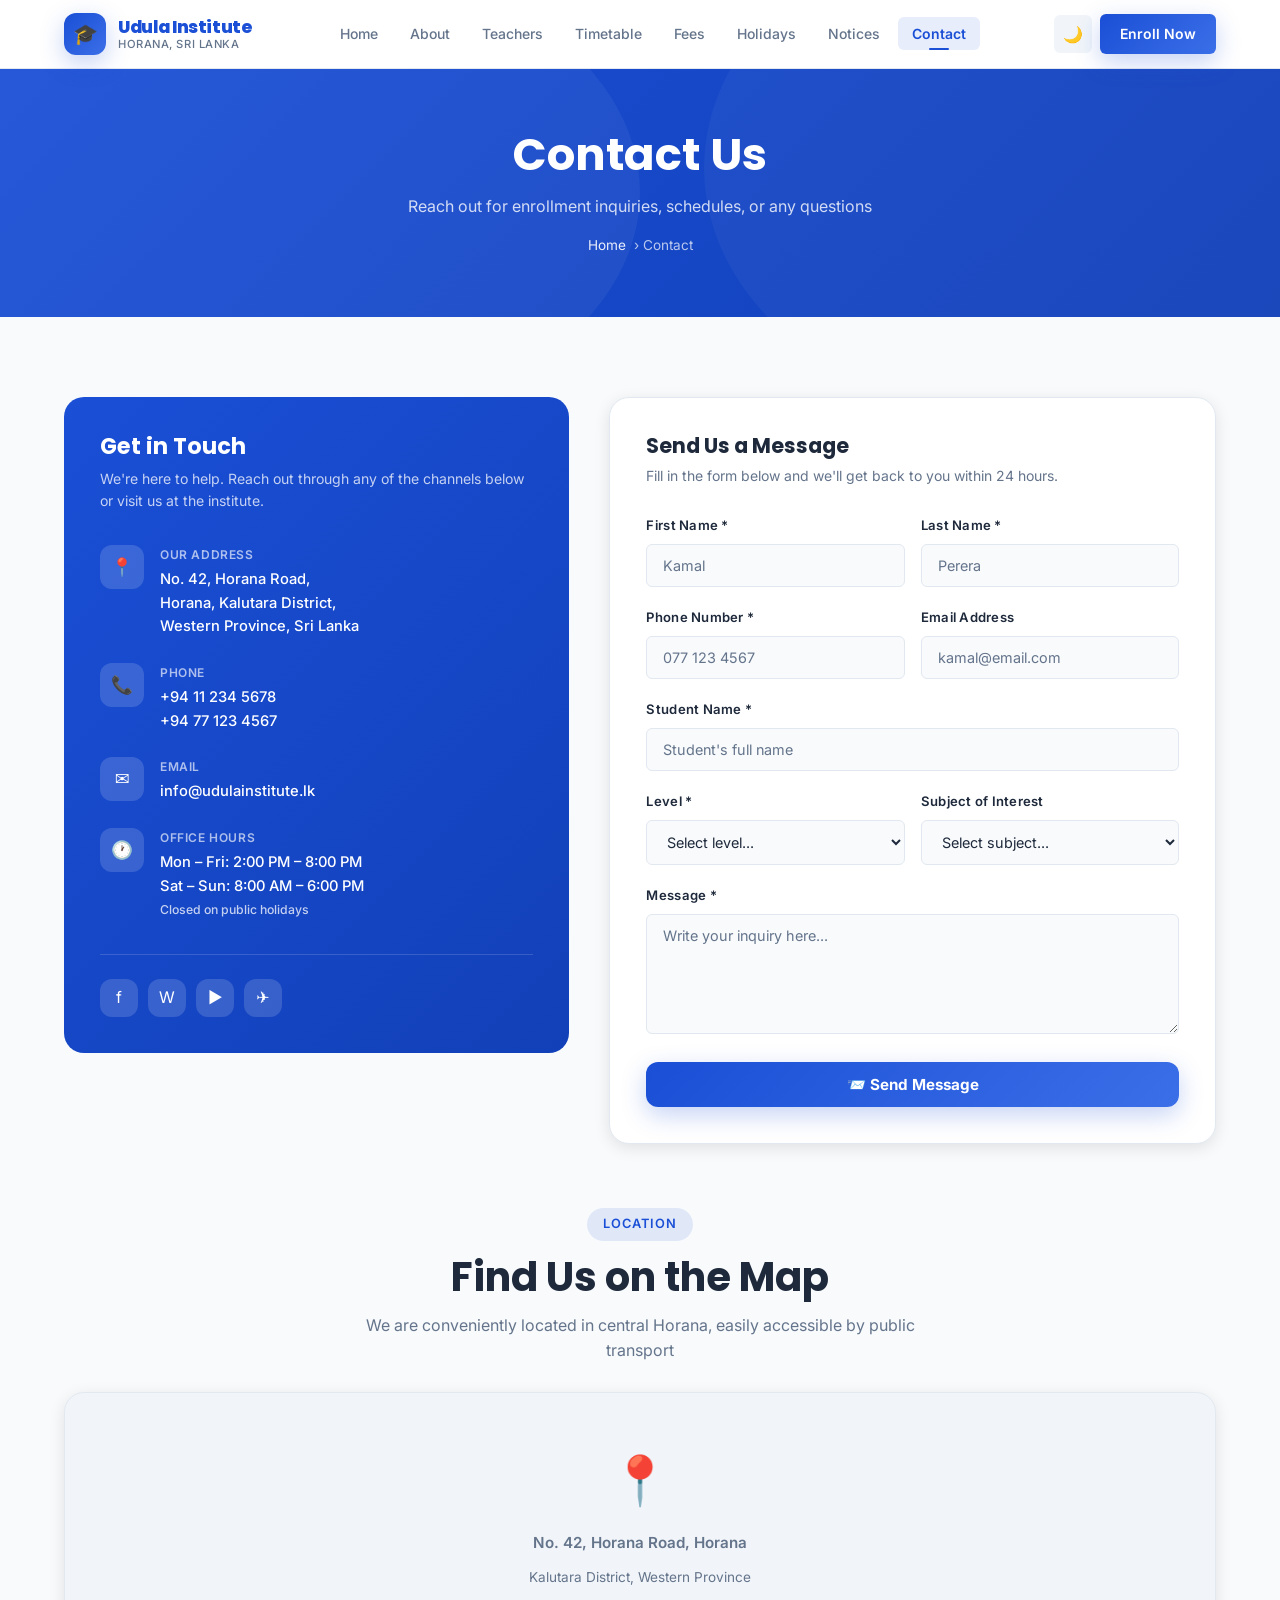
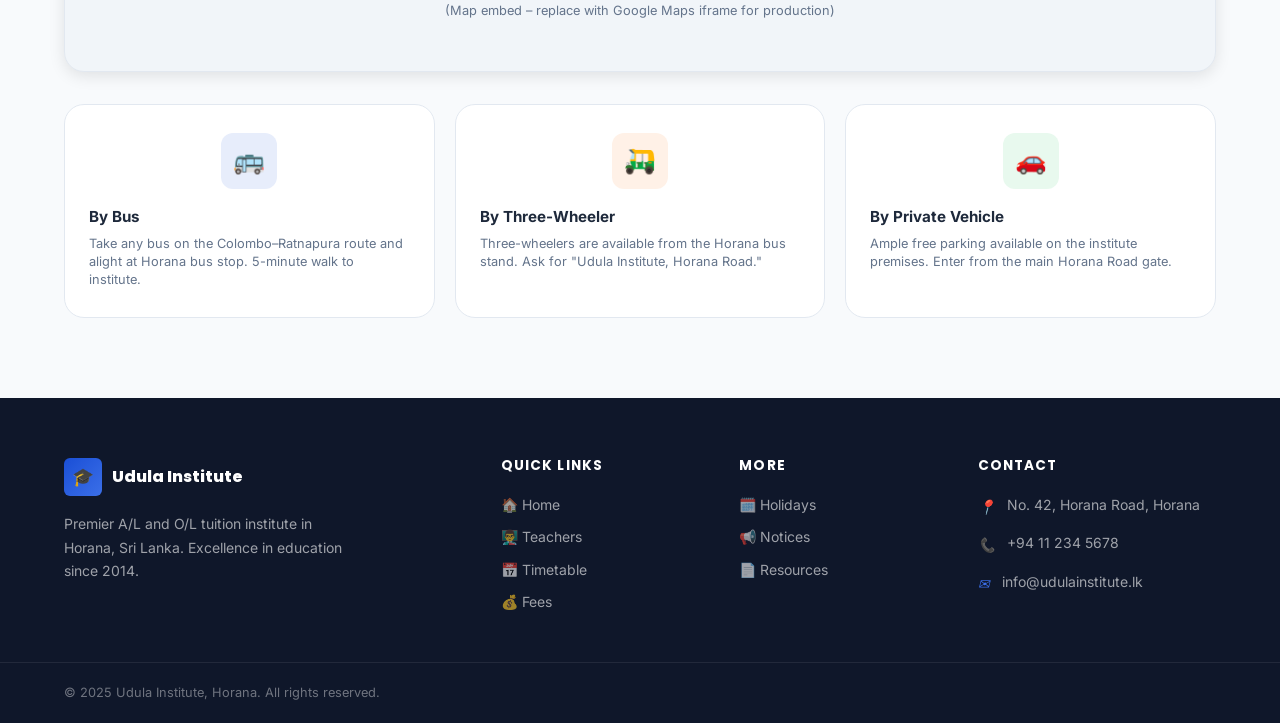
<file: contact.html>
<!DOCTYPE html>
<html lang="en" data-theme="light">
<head>
  <meta charset="UTF-8" />
  <meta name="viewport" content="width=device-width, initial-scale=1.0" />
  <meta name="description" content="Contact Udula Institute in Horana, Sri Lanka – send us a message, find our location, or call us for enrollment inquiries." />
  <title>Contact Us – Udula Institute | Horana</title>
  <link rel="icon" type="image/svg+xml" href="assets/images/favicon.svg" />
  <link rel="stylesheet" href="assets/css/style.css" />
  <link rel="stylesheet" href="assets/css/animations.css" />
</head>
<body data-page="contact">

  <nav class="navbar" id="mainNav">
    <div class="nav-container">
      <a href="index.html" class="nav-logo">
        <div class="nav-logo-icon">🎓</div>
        <div class="nav-logo-text">
          <span class="nav-logo-name">Udula Institute</span>
          <span class="nav-logo-sub">Horana, Sri Lanka</span>
        </div>
      </a>
      <ul class="nav-links">
        <li><a href="index.html" class="nav-link">Home</a></li>
        <li><a href="about.html" class="nav-link">About</a></li>
        <li><a href="teachers.html" class="nav-link">Teachers</a></li>
        <li><a href="timetable.html" class="nav-link">Timetable</a></li>
        <li><a href="fees.html" class="nav-link">Fees</a></li>
        <li><a href="holidays.html" class="nav-link">Holidays</a></li>
        <li><a href="notices.html" class="nav-link">Notices</a></li>
        <li><a href="contact.html" class="nav-link">Contact</a></li>
      </ul>
      <div class="nav-actions">
        <button class="theme-toggle" id="themeToggle">🌙</button>
        <a href="contact.html" class="nav-cta">Enroll Now</a>
        <button class="hamburger" id="hamburger" aria-label="Open menu" aria-expanded="false"><span></span><span></span><span></span></button>
      </div>
    </div>
    <div class="mobile-menu" id="mobileMenu">
      <a href="index.html" class="nav-link">Home</a>
      <a href="about.html" class="nav-link">About</a>
      <a href="teachers.html" class="nav-link">Teachers</a>
      <a href="timetable.html" class="nav-link">Timetable</a>
      <a href="fees.html" class="nav-link">Fees</a>
      <a href="holidays.html" class="nav-link">Holidays</a>
      <a href="notices.html" class="nav-link">Notices</a>
      <a href="contact.html" class="nav-link">Contact</a>
    </div>
  </nav>

  <div class="page-header">
    <h1>Contact Us</h1>
    <p>Reach out for enrollment inquiries, schedules, or any questions</p>
    <div class="breadcrumb"><a href="index.html">Home</a> › Contact</div>
  </div>

  <main>
    <section class="section" id="contactSection">
      <div class="container">
        <div class="contact-grid">

          <!-- Contact Info Card -->
          <div class="contact-info-card" id="contactInfoCard">
            <h2 class="contact-info-title">Get in Touch</h2>
            <p class="contact-info-sub">We're here to help. Reach out through any of the channels below or visit us at the institute.</p>

            <div class="contact-detail" id="cdAddress">
              <div class="contact-icon">📍</div>
              <div>
                <div class="contact-detail-label">Our Address</div>
                <div class="contact-detail-value">No. 42, Horana Road,<br>Horana, Kalutara District,<br>Western Province, Sri Lanka</div>
              </div>
            </div>

            <div class="contact-detail" id="cdPhone">
              <div class="contact-icon">📞</div>
              <div>
                <div class="contact-detail-label">Phone</div>
                <div class="contact-detail-value">
                  <a href="tel:+94112345678" style="color:white">+94 11 234 5678</a><br>
                  <a href="tel:+94771234567" style="color:white">+94 77 123 4567</a>
                </div>
              </div>
            </div>

            <div class="contact-detail" id="cdEmail">
              <div class="contact-icon">✉️</div>
              <div>
                <div class="contact-detail-label">Email</div>
                <div class="contact-detail-value"><a href="mailto:info@udulainstitute.lk" style="color:white">info@udulainstitute.lk</a></div>
              </div>
            </div>

            <div class="contact-detail" id="cdHours">
              <div class="contact-icon">🕐</div>
              <div>
                <div class="contact-detail-label">Office Hours</div>
                <div class="contact-detail-value">
                  Mon – Fri: 2:00 PM – 8:00 PM<br>
                  Sat – Sun: 8:00 AM – 6:00 PM<br>
                  <small style="opacity:0.75">Closed on public holidays</small>
                </div>
              </div>
            </div>

            <div class="social-links" id="socialLinks">
              <a href="#" class="social-link" id="socialFb" title="Facebook" aria-label="Facebook">f</a>
              <a href="#" class="social-link" id="socialWa" title="WhatsApp" aria-label="WhatsApp">W</a>
              <a href="#" class="social-link" id="socialYt" title="YouTube" aria-label="YouTube">▶</a>
              <a href="#" class="social-link" id="socialTg" title="Telegram" aria-label="Telegram">✈</a>
            </div>
          </div>

          <!-- Contact Form -->
          <div class="contact-form-card" id="contactFormCard">
            <h3 class="form-title">Send Us a Message</h3>
            <p class="form-sub">Fill in the form below and we'll get back to you within 24 hours.</p>

            <form id="contactForm" novalidate>
              <div class="form-row">
                <div class="form-group">
                  <label class="form-label" for="inputFirstName">First Name *</label>
                  <input type="text" id="inputFirstName" name="firstName" class="form-control" placeholder="Kamal" required />
                </div>
                <div class="form-group">
                  <label class="form-label" for="inputLastName">Last Name *</label>
                  <input type="text" id="inputLastName" name="lastName" class="form-control" placeholder="Perera" required />
                </div>
              </div>

              <div class="form-row">
                <div class="form-group">
                  <label class="form-label" for="inputPhone">Phone Number *</label>
                  <input type="tel" id="inputPhone" name="phone" class="form-control" placeholder="077 123 4567" required />
                </div>
                <div class="form-group">
                  <label class="form-label" for="inputEmail">Email Address</label>
                  <input type="email" id="inputEmail" name="email" class="form-control" placeholder="kamal@email.com" />
                </div>
              </div>

              <div class="form-group">
                <label class="form-label" for="inputStudentName">Student Name *</label>
                <input type="text" id="inputStudentName" name="studentName" class="form-control" placeholder="Student's full name" required />
              </div>

              <div class="form-row">
                <div class="form-group">
                  <label class="form-label" for="selectLevel">Level *</label>
                  <select id="selectLevel" name="level" class="form-control" required>
                    <option value="">Select level...</option>
                    <option value="al">A/L (Advanced Level)</option>
                    <option value="ol">O/L (Ordinary Level)</option>
                  </select>
                </div>
                <div class="form-group">
                  <label class="form-label" for="selectSubject">Subject of Interest</label>
                  <select id="selectSubject" name="subject" class="form-control">
                    <option value="">Select subject...</option>
                    <optgroup label="A/L Subjects">
                      <option>Combined Maths</option>
                      <option>Physics</option>
                      <option>Chemistry</option>
                      <option>Biology</option>
                      <option>Accounting</option>
                      <option>Economics</option>
                    </optgroup>
                    <optgroup label="O/L Subjects">
                      <option>Mathematics</option>
                      <option>Science</option>
                      <option>English</option>
                      <option>Sinhala</option>
                      <option>History</option>
                      <option>ICT</option>
                    </optgroup>
                  </select>
                </div>
              </div>

              <div class="form-group">
                <label class="form-label" for="inputMessage">Message *</label>
                <textarea id="inputMessage" name="message" class="form-control" placeholder="Write your inquiry here..." required></textarea>
              </div>

              <button type="submit" class="form-submit" id="submitContactForm">
                📨 Send Message
              </button>
            </form>
          </div>
        </div>

        <!-- Map -->
        <div class="section-header" style="margin-top:64px;margin-bottom:24px;">
          <span class="section-tag">Location</span>
          <h2 class="section-title">Find Us on the Map</h2>
          <p class="section-sub">We are conveniently located in central Horana, easily accessible by public transport</p>
        </div>
        <div class="map-container" id="mapContainer">
          <div style="font-size:3rem;">📍</div>
          <p style="font-weight:600;font-size:0.95rem;">No. 42, Horana Road, Horana</p>
          <p style="font-size:0.85rem;">Kalutara District, Western Province</p>
          <p style="font-size:0.8rem;color:var(--text-muted);">(Map embed – replace with Google Maps iframe for production)</p>
        </div>

        <!-- How to Find Us -->
        <div style="display:grid;grid-template-columns:repeat(auto-fit,minmax(240px,1fr));gap:20px;margin-top:32px;">
          <div class="quick-link-card" style="cursor:default;text-align:left;">
            <div class="ql-icon" style="background:rgba(26,79,214,0.1)">🚌</div>
            <div class="ql-title">By Bus</div>
            <div class="ql-desc">Take any bus on the Colombo–Ratnapura route and alight at Horana bus stop. 5-minute walk to institute.</div>
          </div>
          <div class="quick-link-card" style="cursor:default;text-align:left;">
            <div class="ql-icon" style="background:rgba(249,115,22,0.1)">🛺</div>
            <div class="ql-title">By Three-Wheeler</div>
            <div class="ql-desc">Three-wheelers are available from the Horana bus stand. Ask for "Udula Institute, Horana Road."</div>
          </div>
          <div class="quick-link-card" style="cursor:default;text-align:left;">
            <div class="ql-icon" style="background:rgba(34,197,94,0.1)">🚗</div>
            <div class="ql-title">By Private Vehicle</div>
            <div class="ql-desc">Ample free parking available on the institute premises. Enter from the main Horana Road gate.</div>
          </div>
        </div>

      </div>
    </section>
  </main>

  <footer class="footer">
    <div class="container">
      <div class="footer-grid">
        <div class="footer-brand">
          <div class="footer-logo"><div class="footer-logo-icon">🎓</div><span class="footer-logo-name">Udula Institute</span></div>
          <p>Premier A/L and O/L tuition institute in Horana, Sri Lanka. Excellence in education since 2014.</p>
        </div>
        <div class="footer-col"><h4>Quick Links</h4><ul class="footer-links">
          <li><a href="index.html" class="footer-link">🏠 Home</a></li>
          <li><a href="teachers.html" class="footer-link">👨‍🏫 Teachers</a></li>
          <li><a href="timetable.html" class="footer-link">📅 Timetable</a></li>
          <li><a href="fees.html" class="footer-link">💰 Fees</a></li>
        </ul></div>
        <div class="footer-col"><h4>More</h4><ul class="footer-links">
          <li><a href="holidays.html" class="footer-link">🗓️ Holidays</a></li>
          <li><a href="notices.html" class="footer-link">📢 Notices</a></li>
          <li><a href="resources.html" class="footer-link">📄 Resources</a></li>
        </ul></div>
        <div class="footer-col"><h4>Contact</h4>
          <div class="footer-contact-item"><i>📍</i><span>No. 42, Horana Road, Horana</span></div>
          <div class="footer-contact-item"><i>📞</i><span>+94 11 234 5678</span></div>
          <div class="footer-contact-item"><i>✉️</i><span>info@udulainstitute.lk</span></div>
        </div>
      </div>
    </div>
    <div class="footer-bottom">
      <div class="container" style="display:flex;justify-content:space-between;flex-wrap:wrap;gap:12px;width:100%;">
        <span>© 2025 Udula Institute, Horana. All rights reserved.</span>
      </div>
    </div>
  </footer>

  <script src="assets/js/main.js"></script>
  <script src="assets/js/pages.js"></script>
</body>
</html>
</file>
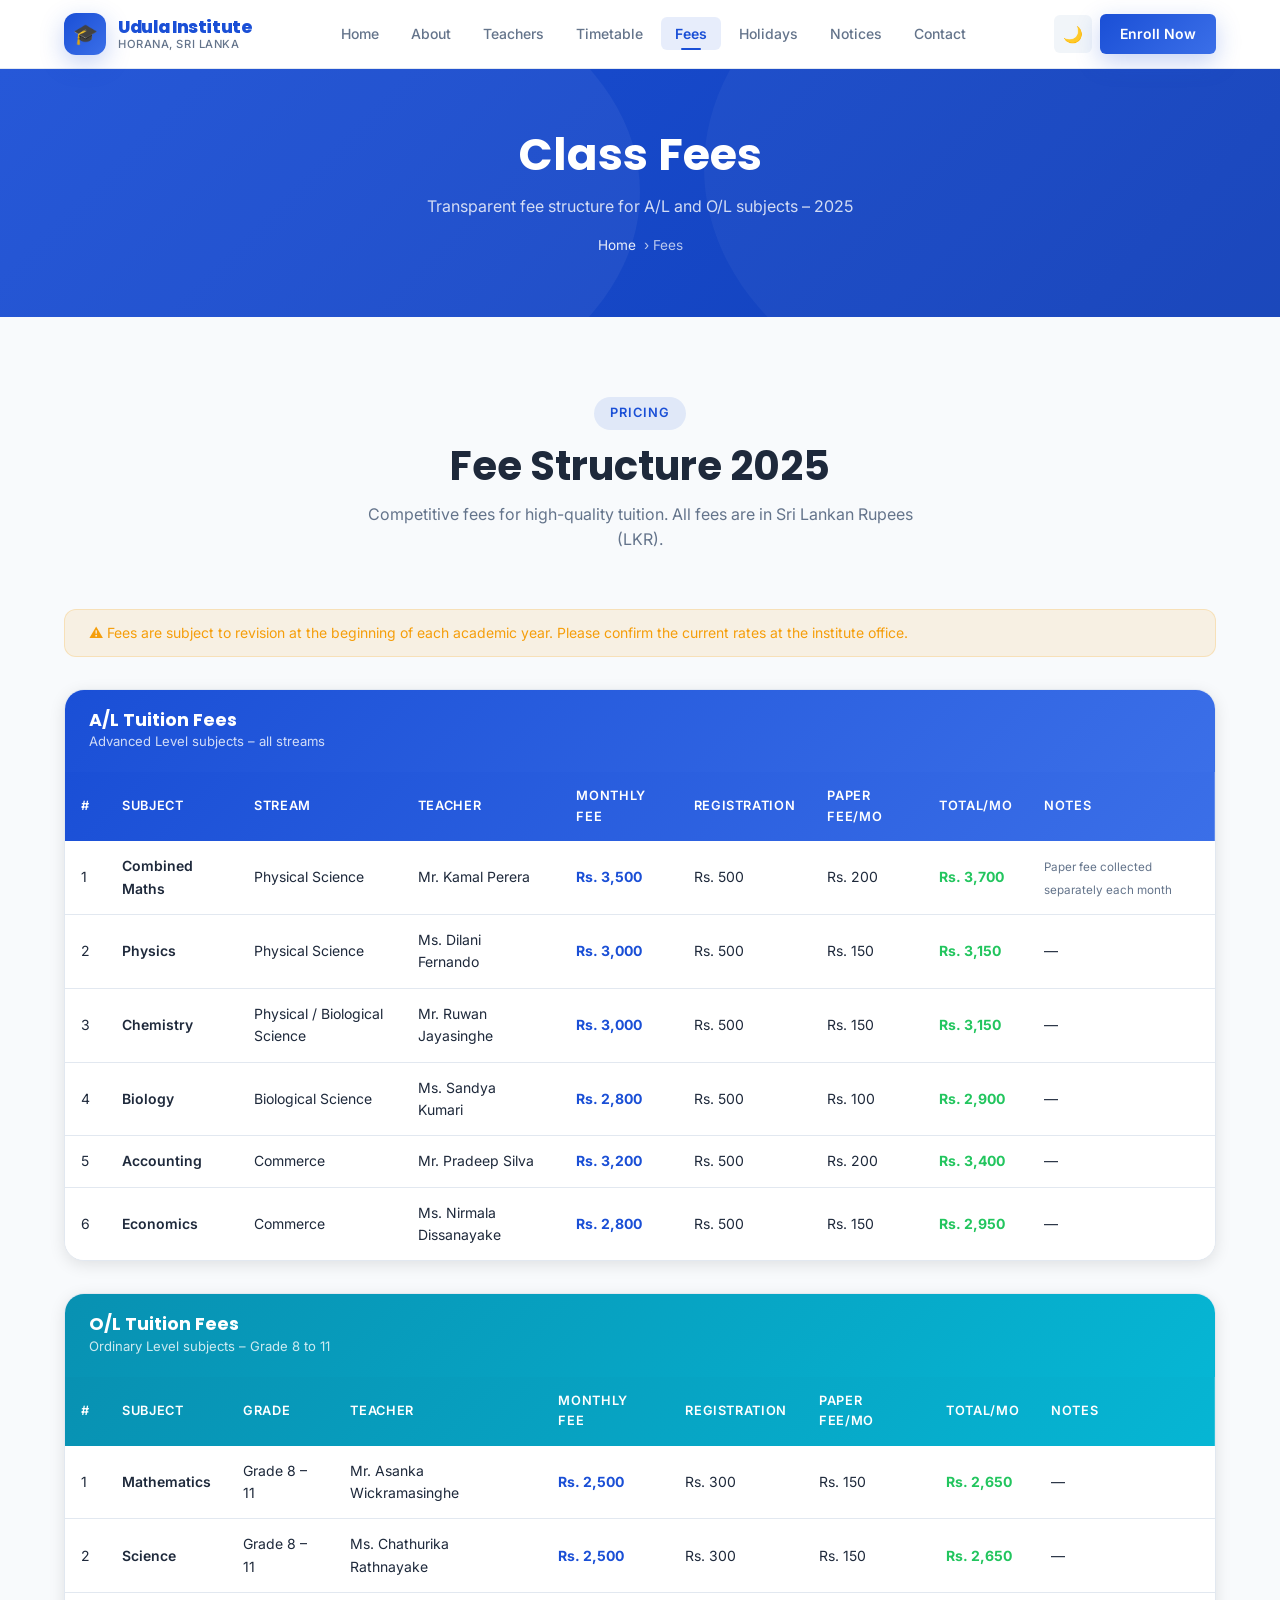
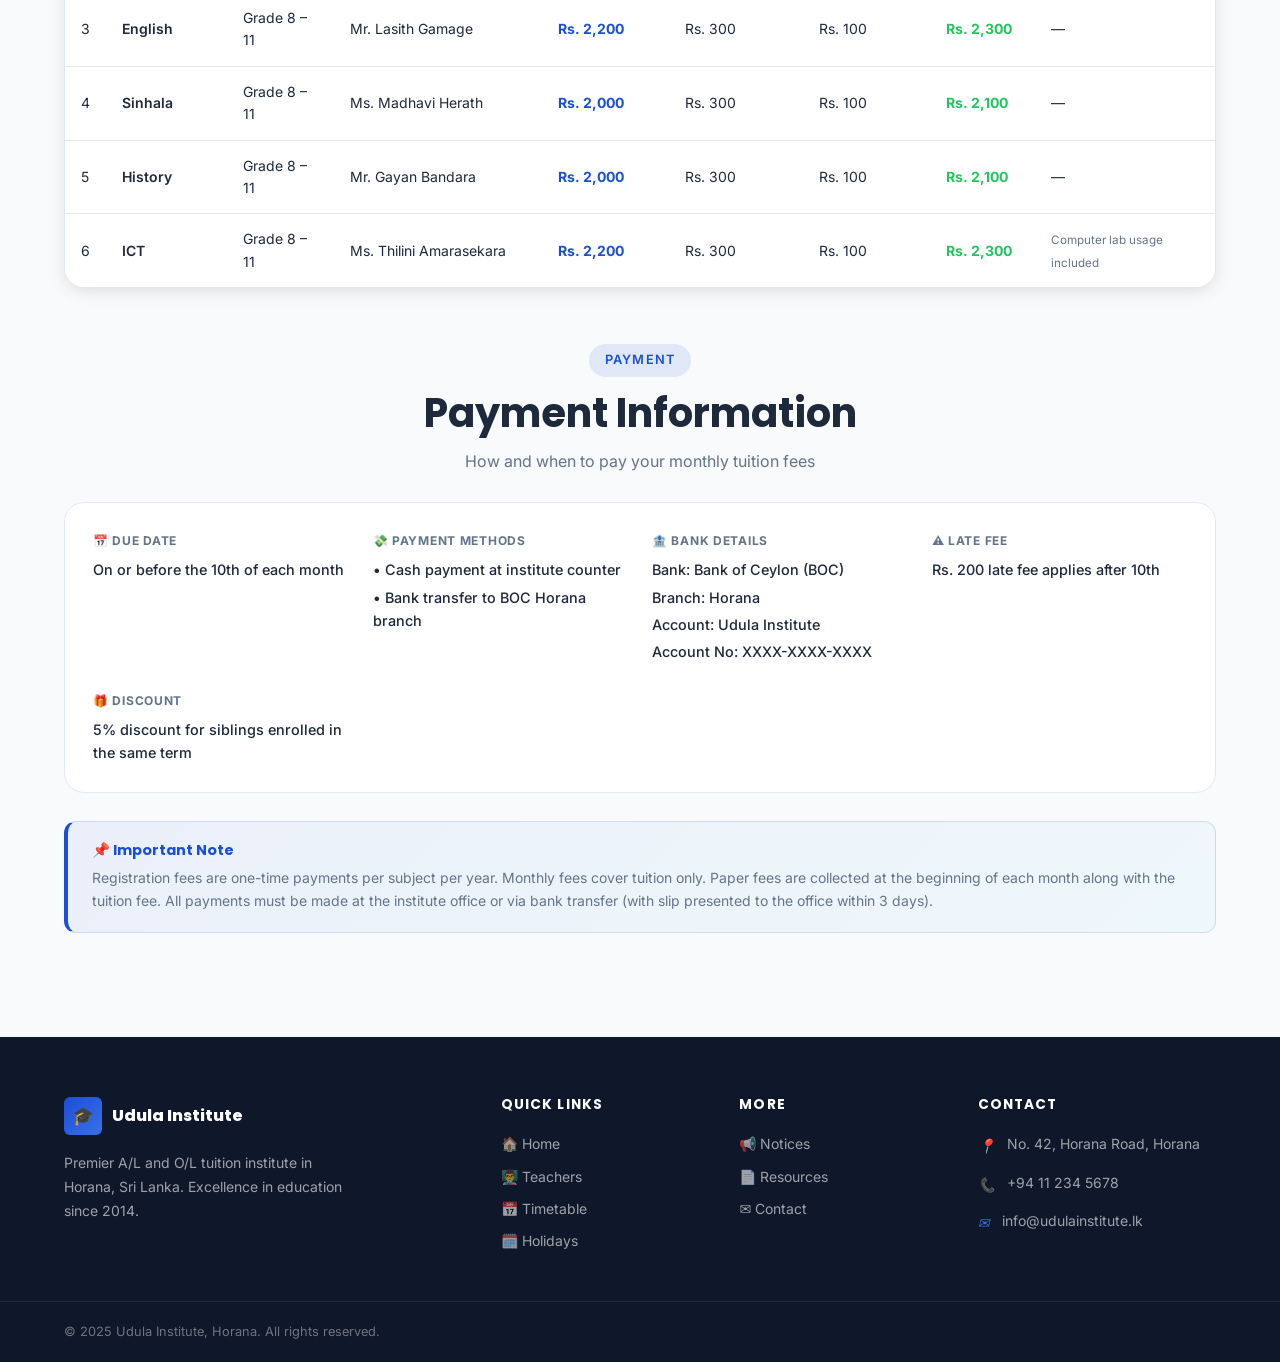
<file: fees.html>
<!DOCTYPE html>
<html lang="en" data-theme="light">
<head>
  <meta charset="UTF-8" />
  <meta name="viewport" content="width=device-width, initial-scale=1.0" />
  <meta name="description" content="Class fees and payment information for A/L and O/L tuition at Udula Institute, Horana, Sri Lanka." />
  <title>Class Fees – Udula Institute | Horana</title>
  <link rel="icon" type="image/svg+xml" href="assets/images/favicon.svg" />
  <link rel="stylesheet" href="assets/css/style.css" />
  <link rel="stylesheet" href="assets/css/animations.css" />
</head>
<body data-page="fees">

  <nav class="navbar" id="mainNav">
    <div class="nav-container">
      <a href="index.html" class="nav-logo">
        <div class="nav-logo-icon">🎓</div>
        <div class="nav-logo-text">
          <span class="nav-logo-name">Udula Institute</span>
          <span class="nav-logo-sub">Horana, Sri Lanka</span>
        </div>
      </a>
      <ul class="nav-links">
        <li><a href="index.html" class="nav-link">Home</a></li>
        <li><a href="about.html" class="nav-link">About</a></li>
        <li><a href="teachers.html" class="nav-link">Teachers</a></li>
        <li><a href="timetable.html" class="nav-link">Timetable</a></li>
        <li><a href="fees.html" class="nav-link">Fees</a></li>
        <li><a href="holidays.html" class="nav-link">Holidays</a></li>
        <li><a href="notices.html" class="nav-link">Notices</a></li>
        <li><a href="contact.html" class="nav-link">Contact</a></li>
      </ul>
      <div class="nav-actions">
        <button class="theme-toggle" id="themeToggle">🌙</button>
        <a href="contact.html" class="nav-cta">Enroll Now</a>
        <button class="hamburger" id="hamburger" aria-label="Open menu" aria-expanded="false"><span></span><span></span><span></span></button>
      </div>
    </div>
    <div class="mobile-menu" id="mobileMenu">
      <a href="index.html" class="nav-link">Home</a>
      <a href="about.html" class="nav-link">About</a>
      <a href="teachers.html" class="nav-link">Teachers</a>
      <a href="timetable.html" class="nav-link">Timetable</a>
      <a href="fees.html" class="nav-link">Fees</a>
      <a href="holidays.html" class="nav-link">Holidays</a>
      <a href="notices.html" class="nav-link">Notices</a>
      <a href="contact.html" class="nav-link">Contact</a>
    </div>
  </nav>

  <div class="page-header">
    <h1>Class Fees</h1>
    <p>Transparent fee structure for A/L and O/L subjects – 2025</p>
    <div class="breadcrumb"><a href="index.html">Home</a> › Fees</div>
  </div>

  <main>
    <section class="section" id="feesSection">
      <div class="container" id="feesContainer">
        <div class="section-header">
          <span class="section-tag">Pricing</span>
          <h2 class="section-title">Fee Structure 2025</h2>
          <p class="section-sub">Competitive fees for high-quality tuition. All fees are in Sri Lankan Rupees (LKR).</p>
        </div>

        <div class="alert-banner alert-warning" style="margin-bottom:32px;">
          ⚠️ Fees are subject to revision at the beginning of each academic year. Please confirm the current rates at the institute office.
        </div>

        <!-- A/L Fees Table -->
        <div class="fee-table-card" id="alFeeCard">
          <div class="fee-table-header">
            <div>
              <h3>A/L Tuition Fees</h3>
              <p>Advanced Level subjects – all streams</p>
            </div>
          </div>
          <div class="timetable-wrapper" style="border-radius:0;box-shadow:none;border:none;">
            <table aria-label="A/L fees table">
              <thead>
                <tr>
                  <th>#</th>
                  <th>Subject</th>
                  <th>Stream</th>
                  <th>Teacher</th>
                  <th>Monthly Fee</th>
                  <th>Registration</th>
                  <th>Paper Fee/Mo</th>
                  <th>Total/Mo</th>
                  <th>Notes</th>
                </tr>
              </thead>
              <tbody id="alFeesBody">
                <tr><td colspan="9" style="text-align:center;padding:40px;color:var(--text-muted)">⏳ Loading fees...</td></tr>
              </tbody>
            </table>
          </div>
        </div>

        <!-- O/L Fees Table -->
        <div class="fee-table-card" id="olFeeCard">
          <div class="fee-table-header" style="background:linear-gradient(135deg,#0891b2,#06b6d4)">
            <div>
              <h3>O/L Tuition Fees</h3>
              <p>Ordinary Level subjects – Grade 8 to 11</p>
            </div>
          </div>
          <div class="timetable-wrapper" style="border-radius:0;box-shadow:none;border:none;">
            <table aria-label="O/L fees table">
              <thead style="background:linear-gradient(135deg,#0891b2,#06b6d4)">
                <tr>
                  <th>#</th>
                  <th>Subject</th>
                  <th>Grade</th>
                  <th>Teacher</th>
                  <th>Monthly Fee</th>
                  <th>Registration</th>
                  <th>Paper Fee/Mo</th>
                  <th>Total/Mo</th>
                  <th>Notes</th>
                </tr>
              </thead>
              <tbody id="olFeesBody">
                <tr><td colspan="9" style="text-align:center;padding:40px;color:var(--text-muted)">⏳ Loading fees...</td></tr>
              </tbody>
            </table>
          </div>
        </div>

        <!-- Payment Info -->
        <div class="section-header" style="margin-top:56px;margin-bottom:28px;">
          <span class="section-tag">Payment</span>
          <h2 class="section-title">Payment Information</h2>
          <p class="section-sub">How and when to pay your monthly tuition fees</p>
        </div>

        <div class="payment-info-card" id="paymentInfoCard">
          <div class="payment-info-item">
            <div class="payment-info-label">📅 Due Date</div>
            <div class="payment-info-value" id="payDueDate">On or before the 10th of each month</div>
          </div>
          <div class="payment-info-item">
            <div class="payment-info-label">💸 Payment Methods</div>
            <ul class="payment-info-value" id="payMethods" style="padding-left:0;list-style:none;"></ul>
          </div>
          <div class="payment-info-item">
            <div class="payment-info-label">🏦 Bank Details</div>
            <ul class="payment-info-value" id="bankDetails" style="padding-left:0;list-style:none;"></ul>
          </div>
          <div class="payment-info-item">
            <div class="payment-info-label">⚠️ Late Fee</div>
            <div class="payment-info-value" id="payLateFee"></div>
          </div>
          <div class="payment-info-item">
            <div class="payment-info-label">🎁 Discount</div>
            <div class="payment-info-value" id="payDiscount"></div>
          </div>
        </div>

        <!-- Important Note -->
        <div class="highlight-box" style="margin-top:28px;">
          <h4>📌 Important Note</h4>
          <p>Registration fees are one-time payments per subject per year. Monthly fees cover tuition only. Paper fees are collected at the beginning of each month along with the tuition fee. All payments must be made at the institute office or via bank transfer (with slip presented to the office within 3 days).</p>
        </div>

      </div>
    </section>
  </main>

  <footer class="footer">
    <div class="container">
      <div class="footer-grid">
        <div class="footer-brand">
          <div class="footer-logo"><div class="footer-logo-icon">🎓</div><span class="footer-logo-name">Udula Institute</span></div>
          <p>Premier A/L and O/L tuition institute in Horana, Sri Lanka. Excellence in education since 2014.</p>
        </div>
        <div class="footer-col"><h4>Quick Links</h4><ul class="footer-links">
          <li><a href="index.html" class="footer-link">🏠 Home</a></li>
          <li><a href="teachers.html" class="footer-link">👨‍🏫 Teachers</a></li>
          <li><a href="timetable.html" class="footer-link">📅 Timetable</a></li>
          <li><a href="holidays.html" class="footer-link">🗓️ Holidays</a></li>
        </ul></div>
        <div class="footer-col"><h4>More</h4><ul class="footer-links">
          <li><a href="notices.html" class="footer-link">📢 Notices</a></li>
          <li><a href="resources.html" class="footer-link">📄 Resources</a></li>
          <li><a href="contact.html" class="footer-link">✉️ Contact</a></li>
        </ul></div>
        <div class="footer-col"><h4>Contact</h4>
          <div class="footer-contact-item"><i>📍</i><span>No. 42, Horana Road, Horana</span></div>
          <div class="footer-contact-item"><i>📞</i><span>+94 11 234 5678</span></div>
          <div class="footer-contact-item"><i>✉️</i><span>info@udulainstitute.lk</span></div>
        </div>
      </div>
    </div>
    <div class="footer-bottom">
      <div class="container" style="display:flex;justify-content:space-between;flex-wrap:wrap;gap:12px;width:100%;">
        <span>© 2025 Udula Institute, Horana. All rights reserved.</span>
      </div>
    </div>
  </footer>

  <script src="assets/js/main.js"></script>
  <script src="assets/js/pages.js"></script>
</body>
</html>
</file>
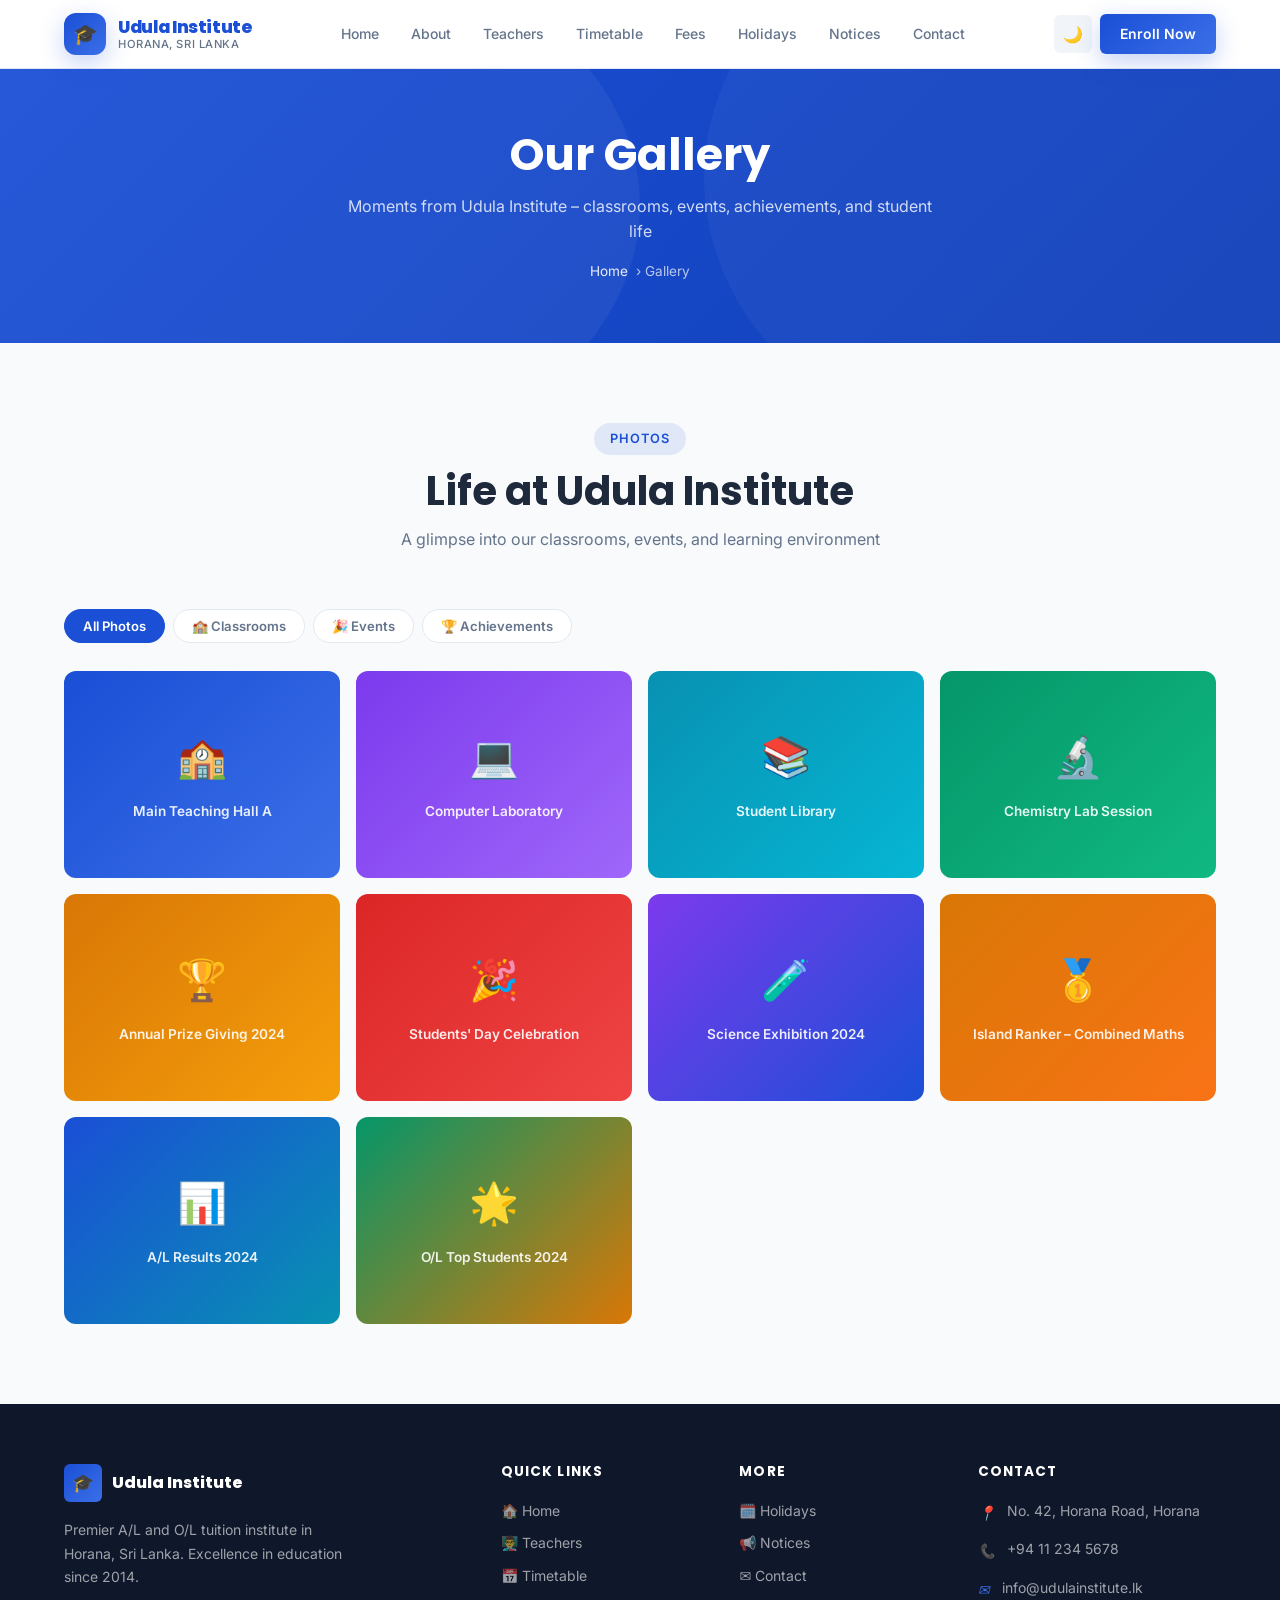
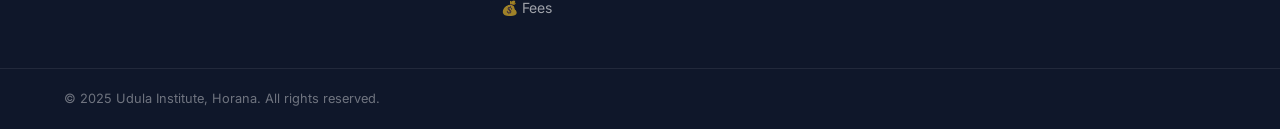
<file: gallery.html>
<!DOCTYPE html>
<html lang="en" data-theme="light">
<head>
  <meta charset="UTF-8" />
  <meta name="viewport" content="width=device-width, initial-scale=1.0" />
  <meta name="description" content="Gallery – Photos from Udula Institute, Horana – classrooms, events, achievements and student life." />
  <title>Gallery – Udula Institute | Horana</title>
  <link rel="icon" type="image/svg+xml" href="assets/images/favicon.svg" />
  <link rel="stylesheet" href="assets/css/style.css" />
  <link rel="stylesheet" href="assets/css/animations.css" />
  <style>
    .gallery-placeholder {
      aspect-ratio: 4/3;
      border-radius: var(--radius-md);
      display: flex;
      align-items: center;
      justify-content: center;
      flex-direction: column;
      gap: 12px;
      font-size: 2.5rem;
      color: white;
      position: relative;
      overflow: hidden;
      cursor: pointer;
      transition: transform var(--transition);
    }
    .gallery-placeholder:hover { transform: scale(1.02); }
    .gallery-placeholder span { font-size: 0.85rem; font-weight: 600; color: rgba(255,255,255,0.9); }
    .lightbox {
      position: fixed;
      inset: 0;
      background: rgba(0,0,0,0.92);
      z-index: 10000;
      display: flex;
      align-items: center;
      justify-content: center;
      opacity: 0;
      pointer-events: none;
      transition: opacity 0.3s;
    }
    .lightbox.open { opacity: 1; pointer-events: all; }
    .lightbox-content {
      max-width: 900px;
      width: 90%;
      text-align: center;
      color: white;
      position: relative;
    }
    .lightbox-img {
      width: 100%;
      aspect-ratio: 16/9;
      border-radius: var(--radius-md);
      display: flex;
      align-items: center;
      justify-content: center;
      font-size: 4rem;
    }
    .lightbox-caption { margin-top: 16px; font-size: 1rem; }
    .lightbox-close {
      position: absolute;
      top: -40px;
      right: 0;
      background: none;
      border: none;
      color: white;
      font-size: 1.5rem;
      cursor: pointer;
    }
  </style>
</head>
<body data-page="gallery">

  <nav class="navbar" id="mainNav">
    <div class="nav-container">
      <a href="index.html" class="nav-logo">
        <div class="nav-logo-icon">🎓</div>
        <div class="nav-logo-text">
          <span class="nav-logo-name">Udula Institute</span>
          <span class="nav-logo-sub">Horana, Sri Lanka</span>
        </div>
      </a>
      <ul class="nav-links">
        <li><a href="index.html" class="nav-link">Home</a></li>
        <li><a href="about.html" class="nav-link">About</a></li>
        <li><a href="teachers.html" class="nav-link">Teachers</a></li>
        <li><a href="timetable.html" class="nav-link">Timetable</a></li>
        <li><a href="fees.html" class="nav-link">Fees</a></li>
        <li><a href="holidays.html" class="nav-link">Holidays</a></li>
        <li><a href="notices.html" class="nav-link">Notices</a></li>
        <li><a href="contact.html" class="nav-link">Contact</a></li>
      </ul>
      <div class="nav-actions">
        <button class="theme-toggle" id="themeToggle">🌙</button>
        <a href="contact.html" class="nav-cta">Enroll Now</a>
        <button class="hamburger" id="hamburger" aria-label="Open menu" aria-expanded="false"><span></span><span></span><span></span></button>
      </div>
    </div>
    <div class="mobile-menu" id="mobileMenu">
      <a href="index.html" class="nav-link">Home</a>
      <a href="about.html" class="nav-link">About</a>
      <a href="teachers.html" class="nav-link">Teachers</a>
      <a href="timetable.html" class="nav-link">Timetable</a>
      <a href="fees.html" class="nav-link">Fees</a>
      <a href="holidays.html" class="nav-link">Holidays</a>
      <a href="notices.html" class="nav-link">Notices</a>
      <a href="contact.html" class="nav-link">Contact</a>
    </div>
  </nav>

  <div class="page-header">
    <h1>Our Gallery</h1>
    <p>Moments from Udula Institute – classrooms, events, achievements, and student life</p>
    <div class="breadcrumb"><a href="index.html">Home</a> › Gallery</div>
  </div>

  <main>
    <section class="section" id="gallerySection">
      <div class="container">
        <div class="section-header">
          <span class="section-tag">Photos</span>
          <h2 class="section-title">Life at Udula Institute</h2>
          <p class="section-sub">A glimpse into our classrooms, events, and learning environment</p>
        </div>

        <!-- Filter -->
        <div class="filter-bar" id="galleryFilterBar">
          <button class="filter-btn active" data-filter="all" id="gFilterAll">All Photos</button>
          <button class="filter-btn" data-filter="classrooms" id="gFilterClassrooms">🏫 Classrooms</button>
          <button class="filter-btn" data-filter="events" id="gFilterEvents">🎉 Events</button>
          <button class="filter-btn" data-filter="achievements" id="gFilterAchievements">🏆 Achievements</button>
        </div>

        <div class="gallery-grid" id="galleryGrid">
          <!-- Classroom Photos -->
          <div class="gallery-placeholder" style="background:linear-gradient(135deg,#1a4fd6,#3b6fe8);" data-caption="Main Teaching Hall A" data-category="classrooms" id="gItem1">
            🏫<span>Main Teaching Hall A</span>
          </div>
          <div class="gallery-placeholder" style="background:linear-gradient(135deg,#7c3aed,#9f67fa);" data-caption="Computer Laboratory" data-category="classrooms" id="gItem2">
            💻<span>Computer Laboratory</span>
          </div>
          <div class="gallery-placeholder" style="background:linear-gradient(135deg,#0891b2,#06b6d4);" data-caption="Student Library" data-category="classrooms" id="gItem3">
            📚<span>Student Library</span>
          </div>
          <div class="gallery-placeholder" style="background:linear-gradient(135deg,#059669,#10b981);" data-caption="Chemistry Lab Session" data-category="classrooms" id="gItem4">
            🔬<span>Chemistry Lab Session</span>
          </div>
          <!-- Events -->
          <div class="gallery-placeholder" style="background:linear-gradient(135deg,#d97706,#f59e0b);" data-caption="Annual Prize Giving 2024" data-category="events" id="gItem5">
            🏆<span>Annual Prize Giving 2024</span>
          </div>
          <div class="gallery-placeholder" style="background:linear-gradient(135deg,#dc2626,#ef4444);" data-caption="Students' Day Celebration" data-category="events" id="gItem6">
            🎉<span>Students' Day Celebration</span>
          </div>
          <div class="gallery-placeholder" style="background:linear-gradient(135deg,#7c3aed,#1a4fd6);" data-caption="Science Exhibition 2024" data-category="events" id="gItem7">
            🧪<span>Science Exhibition 2024</span>
          </div>
          <!-- Achievements -->
          <div class="gallery-placeholder" style="background:linear-gradient(135deg,#d97706,#f97316);" data-caption="Island Ranker – Combined Maths 2024" data-category="achievements" id="gItem8">
            🥇<span>Island Ranker – Combined Maths</span>
          </div>
          <div class="gallery-placeholder" style="background:linear-gradient(135deg,#1a4fd6,#0891b2);" data-caption="A/L Results 2024 – 95% Pass Rate" data-category="achievements" id="gItem9">
            📊<span>A/L Results 2024</span>
          </div>
          <div class="gallery-placeholder" style="background:linear-gradient(135deg,#059669,#d97706);" data-caption="O/L Top Students 2024" data-category="achievements" id="gItem10">
            🌟<span>O/L Top Students 2024</span>
          </div>
        </div>
      </div>
    </section>
  </main>

  <!-- Lightbox -->
  <div class="lightbox" id="galleryLightbox" role="dialog" aria-modal="true" aria-label="Image viewer">
    <div class="lightbox-content" id="lightboxContent">
      <button class="lightbox-close" id="lightboxClose" aria-label="Close lightbox">✕</button>
      <div class="lightbox-img" id="lightboxImg"></div>
      <div class="lightbox-caption" id="lightboxCaption"></div>
    </div>
  </div>

  <footer class="footer">
    <div class="container">
      <div class="footer-grid">
        <div class="footer-brand">
          <div class="footer-logo"><div class="footer-logo-icon">🎓</div><span class="footer-logo-name">Udula Institute</span></div>
          <p>Premier A/L and O/L tuition institute in Horana, Sri Lanka. Excellence in education since 2014.</p>
        </div>
        <div class="footer-col"><h4>Quick Links</h4><ul class="footer-links">
          <li><a href="index.html" class="footer-link">🏠 Home</a></li>
          <li><a href="teachers.html" class="footer-link">👨‍🏫 Teachers</a></li>
          <li><a href="timetable.html" class="footer-link">📅 Timetable</a></li>
          <li><a href="fees.html" class="footer-link">💰 Fees</a></li>
        </ul></div>
        <div class="footer-col"><h4>More</h4><ul class="footer-links">
          <li><a href="holidays.html" class="footer-link">🗓️ Holidays</a></li>
          <li><a href="notices.html" class="footer-link">📢 Notices</a></li>
          <li><a href="contact.html" class="footer-link">✉️ Contact</a></li>
        </ul></div>
        <div class="footer-col"><h4>Contact</h4>
          <div class="footer-contact-item"><i>📍</i><span>No. 42, Horana Road, Horana</span></div>
          <div class="footer-contact-item"><i>📞</i><span>+94 11 234 5678</span></div>
          <div class="footer-contact-item"><i>✉️</i><span>info@udulainstitute.lk</span></div>
        </div>
      </div>
    </div>
    <div class="footer-bottom">
      <div class="container" style="display:flex;justify-content:space-between;flex-wrap:wrap;gap:12px;width:100%;">
        <span>© 2025 Udula Institute, Horana. All rights reserved.</span>
      </div>
    </div>
  </footer>

  <script src="assets/js/main.js"></script>
  <script src="assets/js/pages.js"></script>
  <script>
    // Gallery filter & lightbox
    document.addEventListener('DOMContentLoaded', () => {
      const items = document.querySelectorAll('.gallery-placeholder');
      const filterBtns = document.querySelectorAll('#galleryFilterBar .filter-btn');
      const lightbox = document.getElementById('galleryLightbox');
      const lightboxImg = document.getElementById('lightboxImg');
      const lightboxCaption = document.getElementById('lightboxCaption');
      const lightboxClose = document.getElementById('lightboxClose');

      // Filter
      filterBtns.forEach(btn => {
        btn.addEventListener('click', () => {
          filterBtns.forEach(b => b.classList.remove('active'));
          btn.classList.add('active');
          const filter = btn.dataset.filter;
          items.forEach(item => {
            item.style.display = (filter === 'all' || item.dataset.category === filter) ? 'flex' : 'none';
          });
        });
      });

      // Lightbox
      items.forEach(item => {
        item.addEventListener('click', () => {
          lightboxImg.style.background = item.style.background;
          lightboxImg.textContent = item.querySelector('span') ? item.firstChild.textContent : '';
          lightboxCaption.textContent = item.dataset.caption;
          lightbox.classList.add('open');
        });
      });

      lightboxClose.addEventListener('click', () => lightbox.classList.remove('open'));
      lightbox.addEventListener('click', (e) => {
        if (e.target === lightbox) lightbox.classList.remove('open');
      });
      document.addEventListener('keydown', (e) => {
        if (e.key === 'Escape') lightbox.classList.remove('open');
      });
    });
  </script>
</body>
</html>
</file>
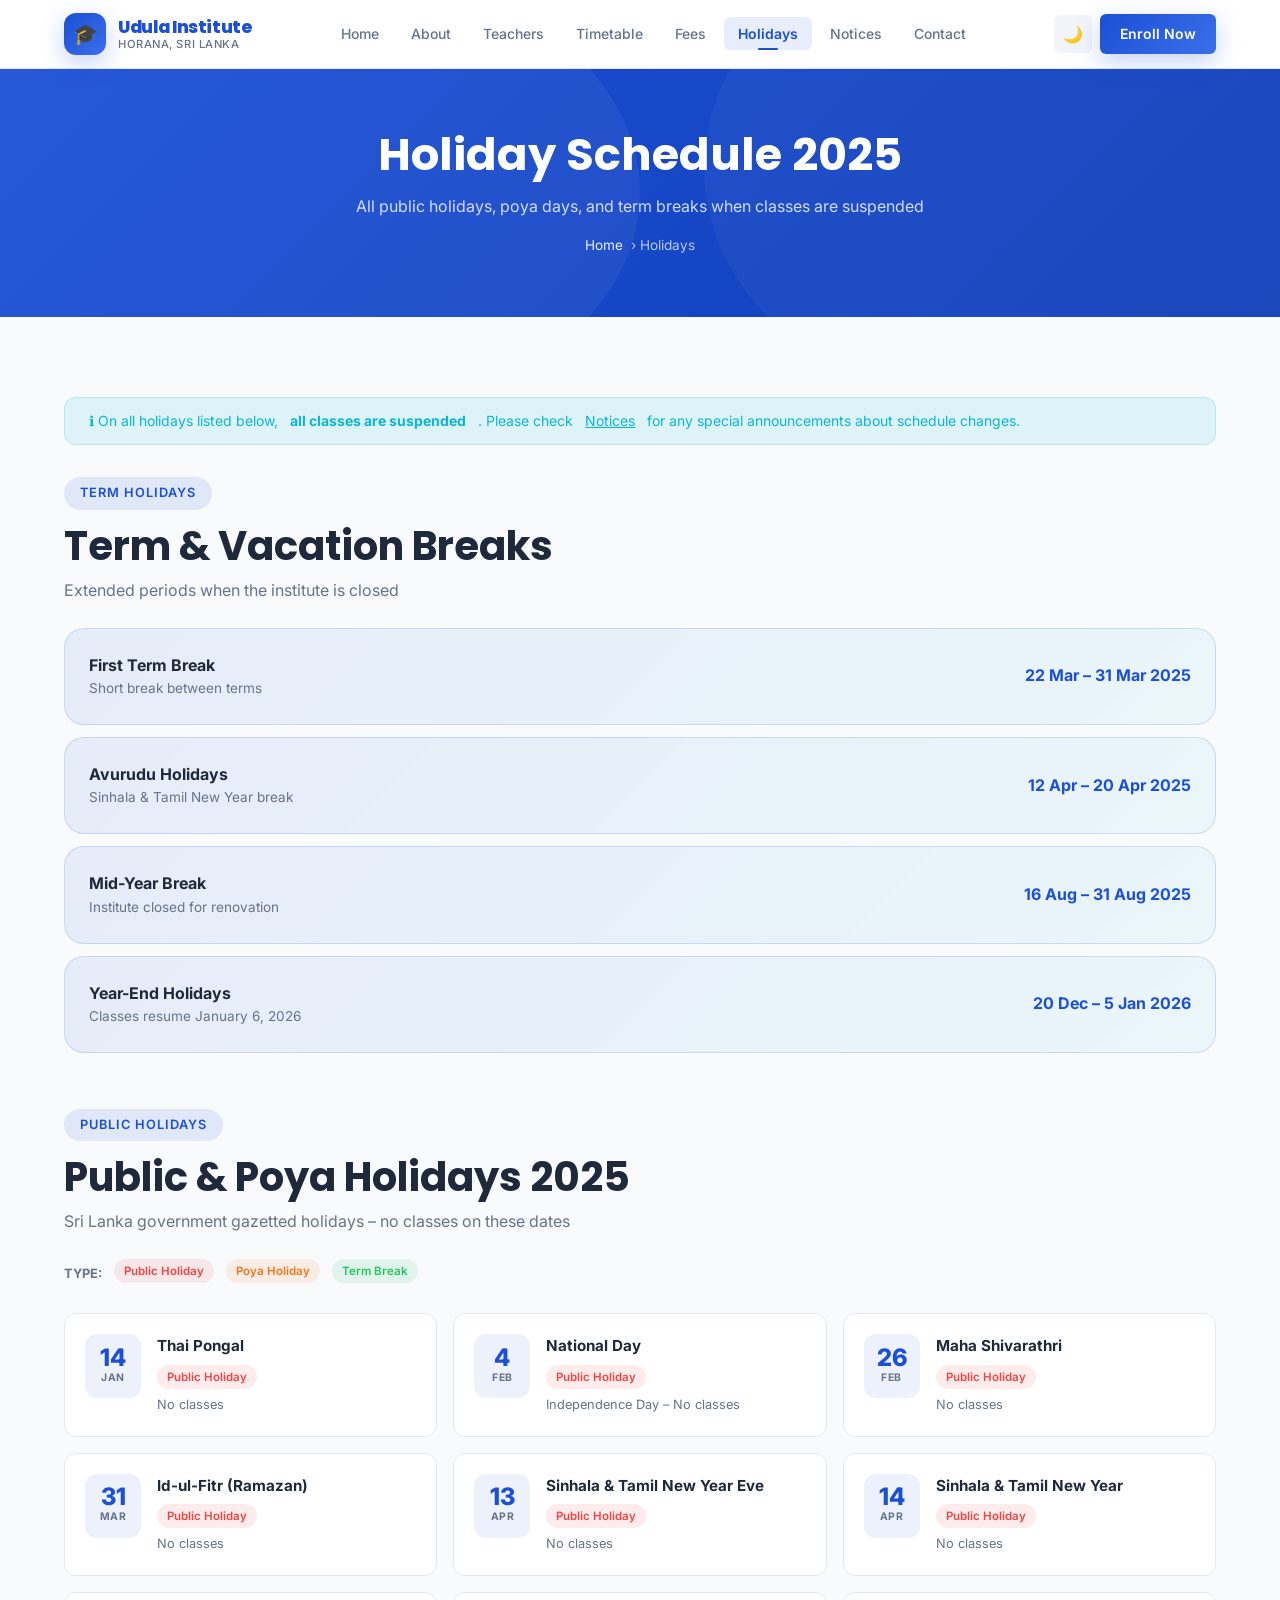
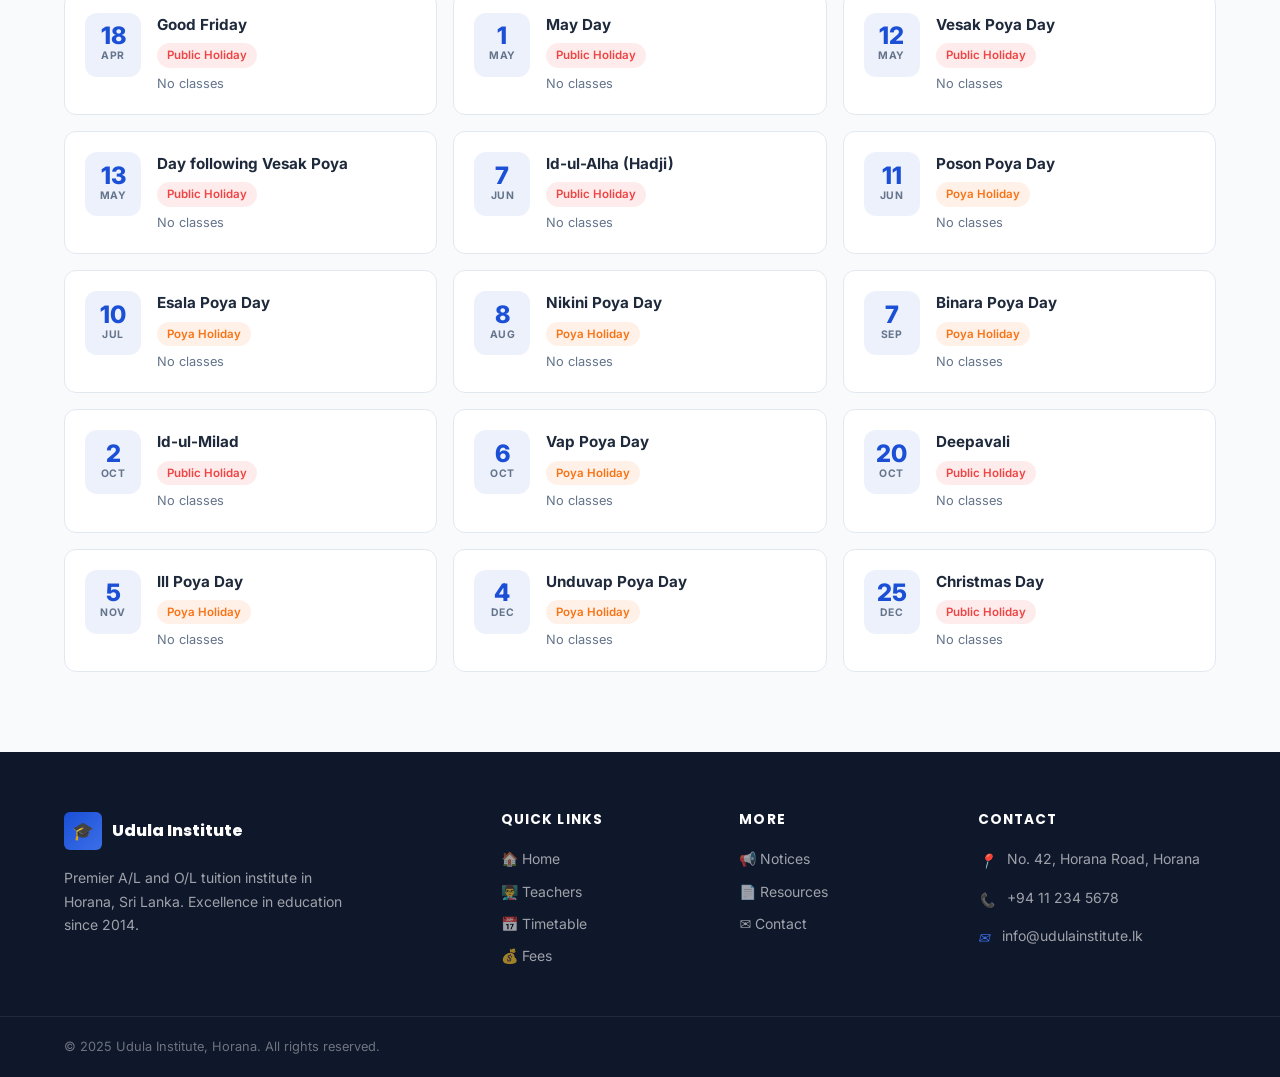
<file: holidays.html>
<!DOCTYPE html>
<html lang="en" data-theme="light">
<head>
  <meta charset="UTF-8" />
  <meta name="viewport" content="width=device-width, initial-scale=1.0" />
  <meta name="description" content="Holiday schedule 2025 for Udula Institute, Horana – all public holidays, poya days, and term break dates." />
  <title>Holiday Schedule – Udula Institute | Horana</title>
  <link rel="icon" type="image/svg+xml" href="assets/images/favicon.svg" />
  <link rel="stylesheet" href="assets/css/style.css" />
  <link rel="stylesheet" href="assets/css/animations.css" />
</head>
<body data-page="holidays">

  <nav class="navbar" id="mainNav">
    <div class="nav-container">
      <a href="index.html" class="nav-logo">
        <div class="nav-logo-icon">🎓</div>
        <div class="nav-logo-text">
          <span class="nav-logo-name">Udula Institute</span>
          <span class="nav-logo-sub">Horana, Sri Lanka</span>
        </div>
      </a>
      <ul class="nav-links">
        <li><a href="index.html" class="nav-link">Home</a></li>
        <li><a href="about.html" class="nav-link">About</a></li>
        <li><a href="teachers.html" class="nav-link">Teachers</a></li>
        <li><a href="timetable.html" class="nav-link">Timetable</a></li>
        <li><a href="fees.html" class="nav-link">Fees</a></li>
        <li><a href="holidays.html" class="nav-link">Holidays</a></li>
        <li><a href="notices.html" class="nav-link">Notices</a></li>
        <li><a href="contact.html" class="nav-link">Contact</a></li>
      </ul>
      <div class="nav-actions">
        <button class="theme-toggle" id="themeToggle">🌙</button>
        <a href="contact.html" class="nav-cta">Enroll Now</a>
        <button class="hamburger" id="hamburger" aria-label="Open menu" aria-expanded="false"><span></span><span></span><span></span></button>
      </div>
    </div>
    <div class="mobile-menu" id="mobileMenu">
      <a href="index.html" class="nav-link">Home</a>
      <a href="about.html" class="nav-link">About</a>
      <a href="teachers.html" class="nav-link">Teachers</a>
      <a href="timetable.html" class="nav-link">Timetable</a>
      <a href="fees.html" class="nav-link">Fees</a>
      <a href="holidays.html" class="nav-link">Holidays</a>
      <a href="notices.html" class="nav-link">Notices</a>
      <a href="contact.html" class="nav-link">Contact</a>
    </div>
  </nav>

  <div class="page-header">
    <h1>Holiday Schedule <span id="holidayYear">2025</span></h1>
    <p>All public holidays, poya days, and term breaks when classes are suspended</p>
    <div class="breadcrumb"><a href="index.html">Home</a> › Holidays</div>
  </div>

  <main>
    <section class="section" id="holidaysSection">
      <div class="container" id="holidaysContainer">
        <div class="alert-banner alert-info" style="margin-bottom:32px;">
          ℹ️ On all holidays listed below, <strong>all classes are suspended</strong>. Please check <a href="notices.html" style="color:inherit;text-decoration:underline">Notices</a> for any special announcements about schedule changes.
        </div>

        <!-- Term Breaks -->
        <div class="section-header" style="text-align:left;margin-bottom:24px;">
          <span class="section-tag">Term Holidays</span>
          <h2 class="section-title" style="margin-bottom:8px;">Term & Vacation Breaks</h2>
          <p class="section-sub" style="margin:0;text-align:left;">Extended periods when the institute is closed</p>
        </div>
        <div style="display:flex;flex-direction:column;gap:12px;margin-bottom:56px;" id="termBreakGrid">
          <div class="skeleton" style="height:80px;border-radius:12px;"></div>
          <div class="skeleton" style="height:80px;border-radius:12px;"></div>
          <div class="skeleton" style="height:80px;border-radius:12px;"></div>
        </div>

        <!-- Public Holidays -->
        <div class="section-header" style="text-align:left;margin-bottom:24px;">
          <span class="section-tag">Public Holidays</span>
          <h2 class="section-title" style="margin-bottom:8px;">Public & Poya Holidays 2025</h2>
          <p class="section-sub" style="margin:0;text-align:left;">Sri Lanka government gazetted holidays – no classes on these dates</p>
        </div>

        <!-- Legend -->
        <div style="display:flex;gap:12px;flex-wrap:wrap;margin-bottom:24px;align-items:center;">
          <span style="font-size:0.8rem;font-weight:700;color:var(--text-muted);">TYPE:</span>
          <span class="holiday-type-badge type-public">Public Holiday</span>
          <span class="holiday-type-badge type-poya">Poya Holiday</span>
          <span class="holiday-type-badge type-term">Term Break</span>
        </div>

        <div class="holiday-grid" id="holidayGrid">
          <!-- Skeletons -->
          <div class="skeleton" style="height:90px;border-radius:12px;"></div>
          <div class="skeleton" style="height:90px;border-radius:12px;"></div>
          <div class="skeleton" style="height:90px;border-radius:12px;"></div>
          <div class="skeleton" style="height:90px;border-radius:12px;"></div>
          <div class="skeleton" style="height:90px;border-radius:12px;"></div>
          <div class="skeleton" style="height:90px;border-radius:12px;"></div>
        </div>
      </div>
    </section>
  </main>

  <footer class="footer">
    <div class="container">
      <div class="footer-grid">
        <div class="footer-brand">
          <div class="footer-logo"><div class="footer-logo-icon">🎓</div><span class="footer-logo-name">Udula Institute</span></div>
          <p>Premier A/L and O/L tuition institute in Horana, Sri Lanka. Excellence in education since 2014.</p>
        </div>
        <div class="footer-col"><h4>Quick Links</h4><ul class="footer-links">
          <li><a href="index.html" class="footer-link">🏠 Home</a></li>
          <li><a href="teachers.html" class="footer-link">👨‍🏫 Teachers</a></li>
          <li><a href="timetable.html" class="footer-link">📅 Timetable</a></li>
          <li><a href="fees.html" class="footer-link">💰 Fees</a></li>
        </ul></div>
        <div class="footer-col"><h4>More</h4><ul class="footer-links">
          <li><a href="notices.html" class="footer-link">📢 Notices</a></li>
          <li><a href="resources.html" class="footer-link">📄 Resources</a></li>
          <li><a href="contact.html" class="footer-link">✉️ Contact</a></li>
        </ul></div>
        <div class="footer-col"><h4>Contact</h4>
          <div class="footer-contact-item"><i>📍</i><span>No. 42, Horana Road, Horana</span></div>
          <div class="footer-contact-item"><i>📞</i><span>+94 11 234 5678</span></div>
          <div class="footer-contact-item"><i>✉️</i><span>info@udulainstitute.lk</span></div>
        </div>
      </div>
    </div>
    <div class="footer-bottom">
      <div class="container" style="display:flex;justify-content:space-between;flex-wrap:wrap;gap:12px;width:100%;">
        <span>© 2025 Udula Institute, Horana. All rights reserved.</span>
      </div>
    </div>
  </footer>

  <script src="assets/js/main.js"></script>
  <script src="assets/js/pages.js"></script>
</body>
</html>
</file>
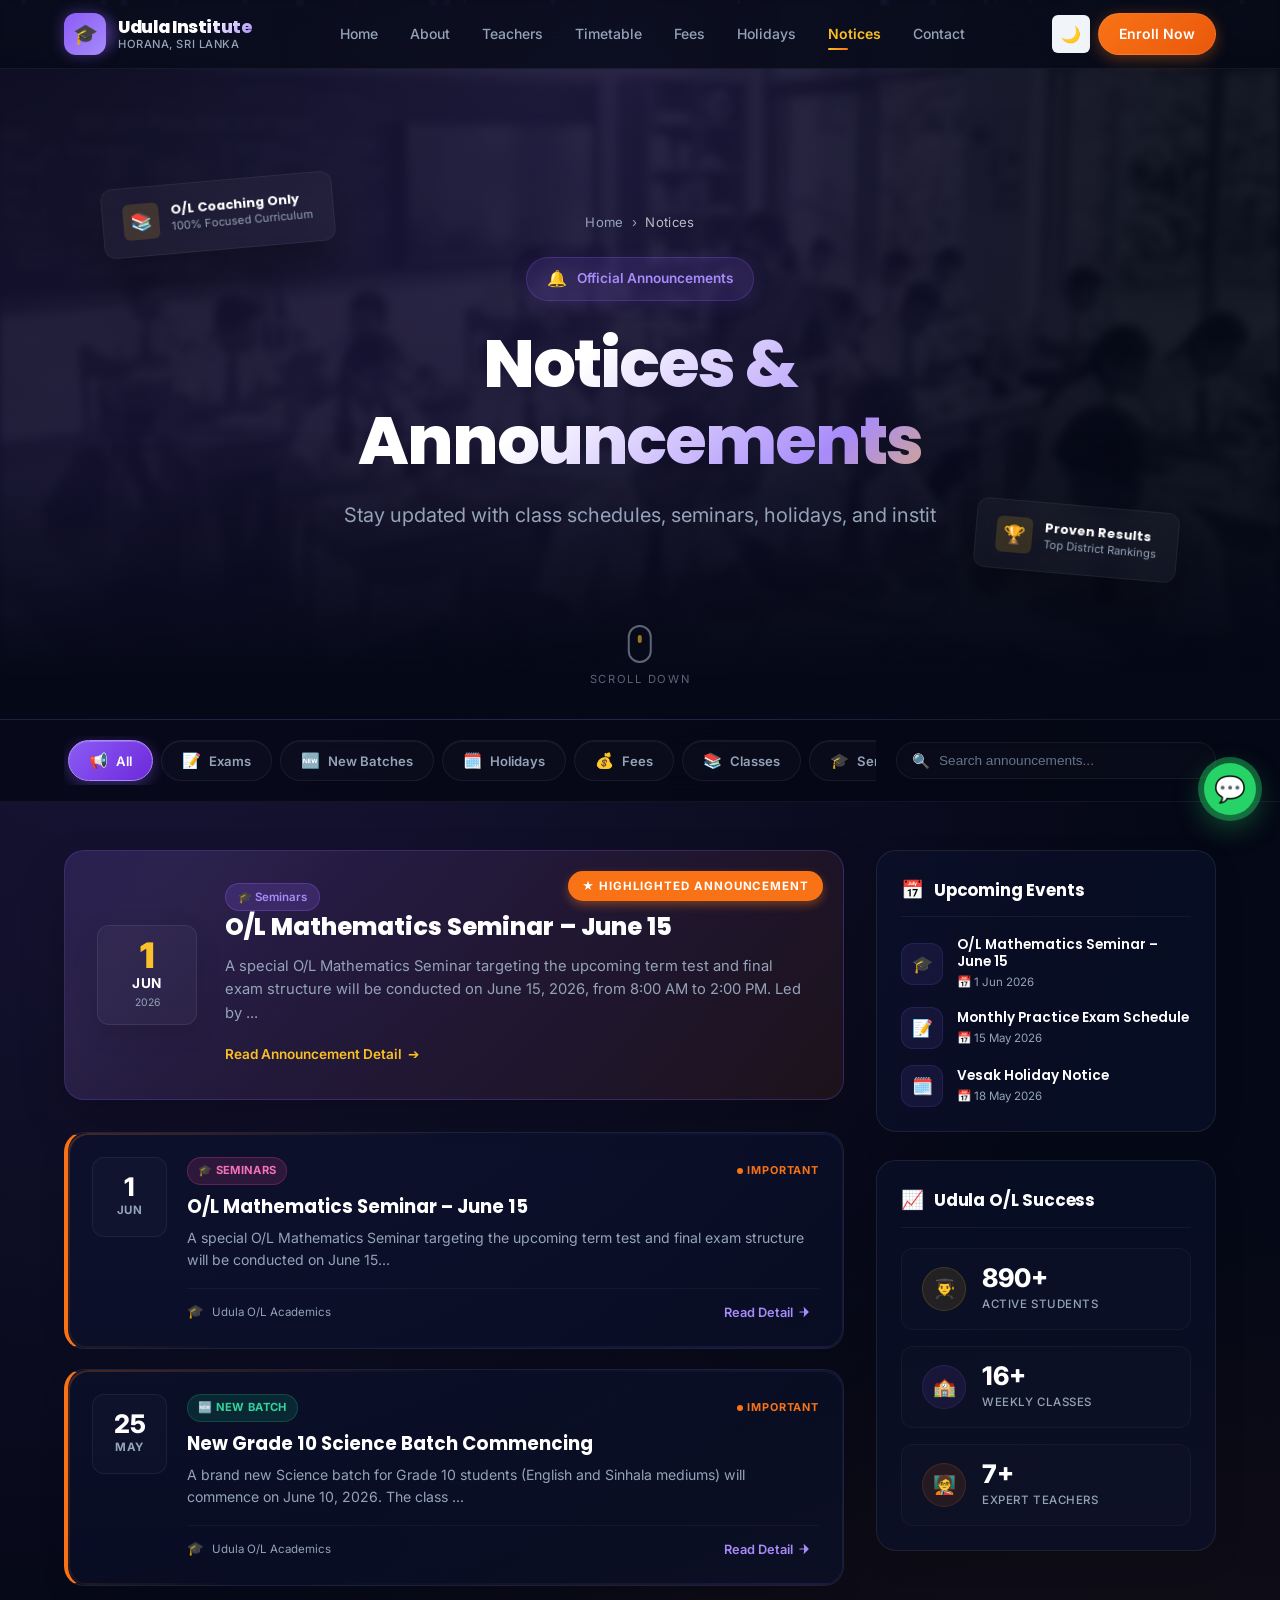
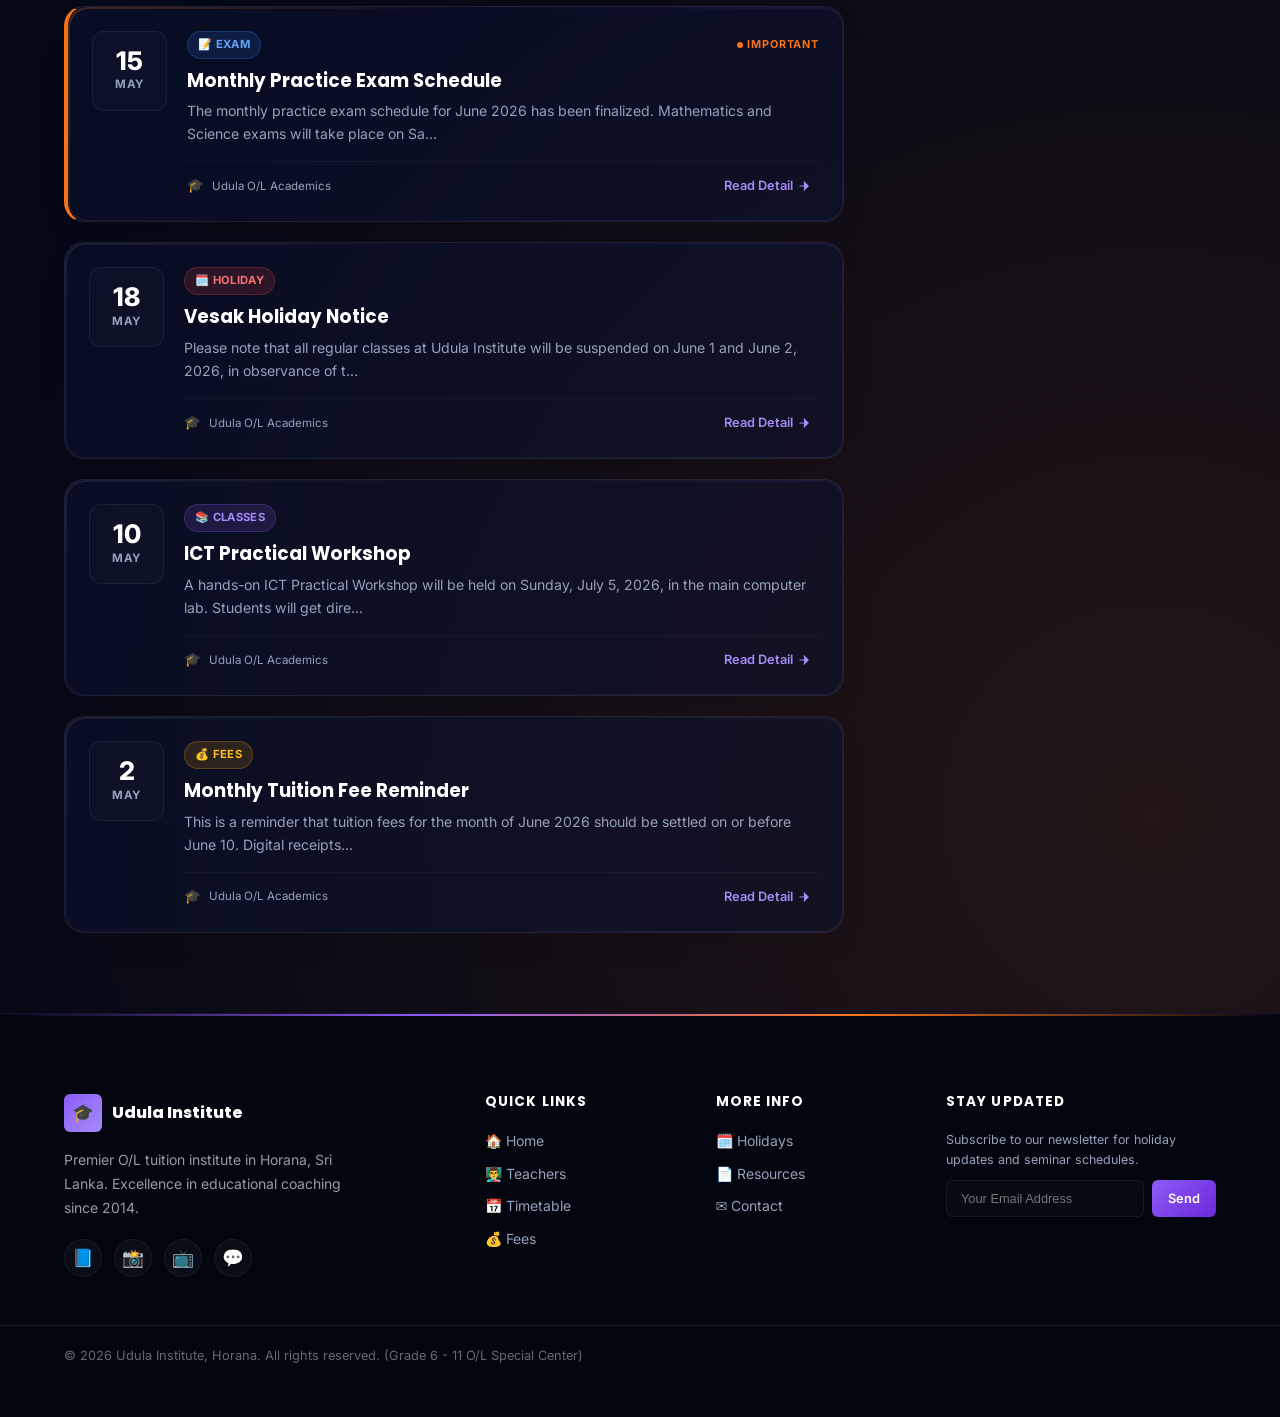
<file: notices.html>
<!DOCTYPE html>
<html lang="en" data-theme="dark">
<head>
  <meta charset="UTF-8" />
  <meta name="viewport" content="width=device-width, initial-scale=1.0" />
  <meta name="description" content="Latest notices and announcements from Udula Institute, Horana – exam alerts, new Batches, holiday notices, and more for O/L students." />
  <title>Notices & Announcements – Udula Institute | Horana</title>
  <link rel="icon" type="image/svg+xml" href="assets/images/favicon.svg" />
  
  <!-- Core stylesheets -->
  <link rel="stylesheet" href="assets/css/style.css" />
  <link rel="stylesheet" href="assets/css/animations.css" />
  
  <!-- Premium Notices layout and styling override -->
  <link rel="stylesheet" href="assets/css/notices-premium.css" />
</head>
<body data-page="notices">

  <!-- Transparent Glass Navbar -->
  <nav class="navbar" id="mainNav">
    <div class="nav-container">
      <a href="index.html" class="nav-logo">
        <div class="nav-logo-icon">🎓</div>
        <div class="nav-logo-text">
          <span class="nav-logo-name">Udula Institute</span>
          <span class="nav-logo-sub">Horana, Sri Lanka</span>
        </div>
      </a>
      <ul class="nav-links">
        <li><a href="index.html" class="nav-link">Home</a></li>
        <li><a href="about.html" class="nav-link">About</a></li>
        <li><a href="teachers.html" class="nav-link">Teachers</a></li>
        <li><a href="timetable.html" class="nav-link">Timetable</a></li>
        <li><a href="fees.html" class="nav-link">Fees</a></li>
        <li><a href="holidays.html" class="nav-link">Holidays</a></li>
        <li><a href="notices.html" class="nav-link active">Notices</a></li>
        <li><a href="contact.html" class="nav-link">Contact</a></li>
      </ul>
      <div class="nav-actions">
        <button class="theme-toggle" id="themeToggle">🌙</button>
        <a href="contact.html" class="nav-cta">Enroll Now</a>
        <button class="hamburger" id="hamburger" aria-label="Open menu" aria-expanded="false">
          <span></span><span></span><span></span>
        </button>
      </div>
    </div>
    
    <!-- Mobile Collapsible Menu (Legacy fallback) -->
    <div class="mobile-menu" id="mobileMenu">
      <a href="index.html" class="nav-link">Home</a>
      <a href="about.html" class="nav-link">About</a>
      <a href="teachers.html" class="nav-link">Teachers</a>
      <a href="timetable.html" class="nav-link">Timetable</a>
      <a href="fees.html" class="nav-link">Fees</a>
      <a href="holidays.html" class="nav-link">Holidays</a>
      <a href="notices.html" class="nav-link active">Notices</a>
      <a href="contact.html" class="nav-link">Contact</a>
    </div>
  </nav>

  <!-- Premium Hero Section -->
  <header class="premium-hero">
    <!-- Particle Canvas background container -->
    <div class="hero-particle-container"></div>
    <div class="classroom-backdrop" id="heroBackdrop"></div>
    <div class="classroom-overlay"></div>
    
    <div class="hero-content">
      <div class="breadcrumb">
        <a href="index.html">Home</a> <span>›</span> Notices
      </div>
      <div class="notif-badge-wrapper">
        <span class="notif-icon-animated">
          <span class="bell-ring">🔔</span> Official Announcements
        </span>
      </div>
      <h1><span class="title-reveal">Notices & Announcements</span></h1>
      <p class="typing-sub">Stay updated with class schedules, seminars, holidays, and institute updates.</p>
    </div>

    <!-- Floating Cards elements -->
    <div class="floating-hero-card f-card-1">
      <div class="floating-card-icon">📚</div>
      <div class="floating-card-info">
        <h4>O/L Coaching Only</h4>
        <p>100% Focused Curriculum</p>
      </div>
    </div>
    <div class="floating-hero-card f-card-2">
      <div class="floating-card-icon">🏆</div>
      <div class="floating-card-info">
        <h4>Proven Results</h4>
        <p>Top District Rankings</p>
      </div>
    </div>

    <!-- Scroll down indicator -->
    <div class="scroll-indicator-wrap" id="scrollDownIndicator">
      <div class="mouse-icon">
        <div class="mouse-wheel"></div>
      </div>
      <span class="scroll-text">Scroll Down</span>
    </div>
  </header>

  <!-- Sticky Premium Filter Section -->
  <section class="notices-filter-section" id="noticesFilterBar">
    <div class="container">
      <div class="filter-container">
        
        <!-- Animated filter buttons -->
        <div class="premium-filter-bar">
          <button class="premium-filter-btn active" data-filter="All">
            <span class="filter-btn-icon">📢</span> All
          </button>
          <button class="premium-filter-btn" data-filter="Exams">
            <span class="filter-btn-icon">📝</span> Exams
          </button>
          <button class="premium-filter-btn" data-filter="New Batches">
            <span class="filter-btn-icon">🆕</span> New Batches
          </button>
          <button class="premium-filter-btn" data-filter="Holidays">
            <span class="filter-btn-icon">🗓️</span> Holidays
          </button>
          <button class="premium-filter-btn" data-filter="Fees">
            <span class="filter-btn-icon">💰</span> Fees
          </button>
          <button class="premium-filter-btn" data-filter="Classes">
            <span class="filter-btn-icon">📚</span> Classes
          </button>
          <button class="premium-filter-btn" data-filter="Seminars">
            <span class="filter-btn-icon">🎓</span> Seminars
          </button>
        </div>

        <!-- Live Search Bar -->
        <div class="premium-search-wrap">
          <input type="text" class="premium-search-input" id="noticeSearch" placeholder="Search announcements..." aria-label="Search notices">
          <span class="premium-search-icon">🔍</span>
        </div>

      </div>
    </div>
  </section>

  <!-- Main SaaS Dashboard Contents -->
  <main class="container" style="padding-bottom: 80px;">
    <div class="notices-layout-grid">
      
      <!-- Left: Notices dynamic display -->
      <div class="notices-main-content">
        <!-- Highlighted featured card container -->
        <div id="featuredNoticeContainer"></div>
        
        <!-- Main cards grid -->
        <div class="premium-notices-grid" id="noticesContainer">
          <!-- Skeletons injected here dynamically -->
        </div>
      </div>

      <!-- Right: Dashboard Sidebar widgets -->
      <aside class="notices-sidebar">
        
        <!-- Events list widget -->
        <div class="sidebar-widget">
          <div class="widget-title-wrap">
            <span class="widget-icon">📅</span>
            <h3>Upcoming Events</h3>
          </div>
          <div class="upcoming-events-list" id="sidebarEventsList">
            <!-- Populated via JS -->
          </div>
        </div>

        <!-- Animated statistics widget -->
        <div class="sidebar-widget">
          <div class="widget-title-wrap">
            <span class="widget-icon">📈</span>
            <h3>Udula O/L Success</h3>
          </div>
          <div class="stats-widget-grid">
            <div class="stat-glow-card">
              <div class="stat-circle-icon">👨‍🎓</div>
              <div>
                <div class="stat-number-display" data-target="1500" data-suffix="+">0</div>
                <div class="stat-label-display">Active Students</div>
              </div>
            </div>
            <div class="stat-glow-card">
              <div class="stat-circle-icon">🏫</div>
              <div>
                <div class="stat-number-display" data-target="25" data-suffix="+">0</div>
                <div class="stat-label-display">Weekly Classes</div>
              </div>
            </div>
            <div class="stat-glow-card">
              <div class="stat-circle-icon">🧑‍🏫</div>
              <div>
                <div class="stat-number-display" data-target="10" data-suffix="+">0</div>
                <div class="stat-label-display">Expert Teachers</div>
              </div>
            </div>
          </div>
        </div>

      </aside>

    </div>
  </main>

  <!-- Premium Glassmorphism Footer Redesign -->
  <footer class="footer">
    <div class="container">
      <div class="footer-grid">
        
        <!-- Column 1: Brand details -->
        <div class="footer-brand">
          <div class="footer-logo">
            <div class="footer-logo-icon">🎓</div>
            <span class="footer-logo-name">Udula Institute</span>
          </div>
          <p>Premier O/L tuition institute in Horana, Sri Lanka. Excellence in educational coaching since 2014.</p>
          <div class="social-glow-wrap">
            <a href="#" class="social-glow-icon" aria-label="Facebook">📘</a>
            <a href="#" class="social-glow-icon" aria-label="Instagram">📸</a>
            <a href="#" class="social-glow-icon" aria-label="YouTube">📺</a>
            <a href="https://wa.me/94112345678" target="_blank" class="social-glow-icon" aria-label="WhatsApp">💬</a>
          </div>
        </div>

        <!-- Column 2: Quick Links -->
        <div class="footer-col">
          <h4>Quick Links</h4>
          <ul class="footer-links">
            <li><a href="index.html" class="footer-link">🏠 Home</a></li>
            <li><a href="teachers.html" class="footer-link">👨‍🏫 Teachers</a></li>
            <li><a href="timetable.html" class="footer-link">📅 Timetable</a></li>
            <li><a href="fees.html" class="footer-link">💰 Fees</a></li>
          </ul>
        </div>

        <!-- Column 3: Resources & Holidays -->
        <div class="footer-col">
          <h4>More Info</h4>
          <ul class="footer-links">
            <li><a href="holidays.html" class="footer-link">🗓️ Holidays</a></li>
            <li><a href="resources.html" class="footer-link">📄 Resources</a></li>
            <li><a href="contact.html" class="footer-link">✉️ Contact</a></li>
          </ul>
        </div>

        <!-- Column 4: Newsletter Subscription -->
        <div class="footer-col">
          <h4>Stay Updated</h4>
          <div class="newsletter-form-wrap">
            <p>Subscribe to our newsletter for holiday updates and seminar schedules.</p>
            <div class="newsletter-input-group">
              <input type="email" class="newsletter-email-input" placeholder="Your Email Address" aria-label="Email subscription">
              <button class="newsletter-submit-btn" aria-label="Subscribe">Send</button>
            </div>
          </div>
        </div>

      </div>
    </div>
    
    <!-- Footer bottom copy rights -->
    <div class="footer-bottom">
      <div class="container" style="display:flex;justify-content:space-between;flex-wrap:wrap;gap:12px;width:100%;">
        <span>© 2026 Udula Institute, Horana. All rights reserved. (Grade 6 - 11 O/L Special Center)</span>
      </div>
    </div>
  </footer>

  <!-- Detail view Modal Popup -->
  <div class="notice-modal-backdrop" id="noticeDetailModal">
    <div class="notice-modal-wrapper">
      <button class="notice-modal-close" onclick="closeNoticeModal()" aria-label="Close modal">×</button>
      <div class="notice-modal-header">
        <div class="notice-modal-meta" id="modalNoticeMeta">
          <!-- Meta injected via JS -->
        </div>
        <h2 class="notice-modal-title" id="modalNoticeTitle">Notice Title</h2>
      </div>
      <div class="notice-modal-body" id="modalNoticeBody">
        <!-- Content text injected via JS -->
      </div>
      <div class="notice-modal-actions">
        <button class="modal-btn modal-btn-close" onclick="closeNoticeModal()">Close Window</button>
        <button class="modal-btn modal-btn-action" id="modalActionBtn">Register / Enroll Now</button>
      </div>
    </div>
  </div>

  <!-- Mobile Bottom Sticky Navigation Menu -->
  <div class="mobile-bottom-nav">
    <a href="index.html" class="mobile-bottom-item">
      <span class="mobile-bottom-icon">🏠</span>
      <span>Home</span>
    </a>
    <a href="timetable.html" class="mobile-bottom-item">
      <span class="mobile-bottom-icon">📅</span>
      <span>Schedule</span>
    </a>
    <a href="notices.html" class="mobile-bottom-item active">
      <span class="mobile-bottom-icon">📢</span>
      <span>Notices</span>
    </a>
    <a href="contact.html" class="mobile-bottom-item">
      <span class="mobile-bottom-icon">✉️</span>
      <span>Enroll</span>
    </a>
  </div>

  <!-- Floating WhatsApp Contact Button -->
  <div class="whatsapp-float-widget">
    <span class="whatsapp-label">Chat on WhatsApp</span>
    <a href="https://wa.me/94112345678" target="_blank" rel="noopener noreferrer" class="whatsapp-btn-pulse" aria-label="Chat on WhatsApp">
      💬
    </a>
  </div>

  <!-- Scripts -->
  <script src="assets/js/main.js"></script>
  <!-- We skip pages.js to prevent initNoticesPage clashing with our premium script -->
  <script src="assets/js/notices-premium.js"></script>
</body>
</html>
</file>
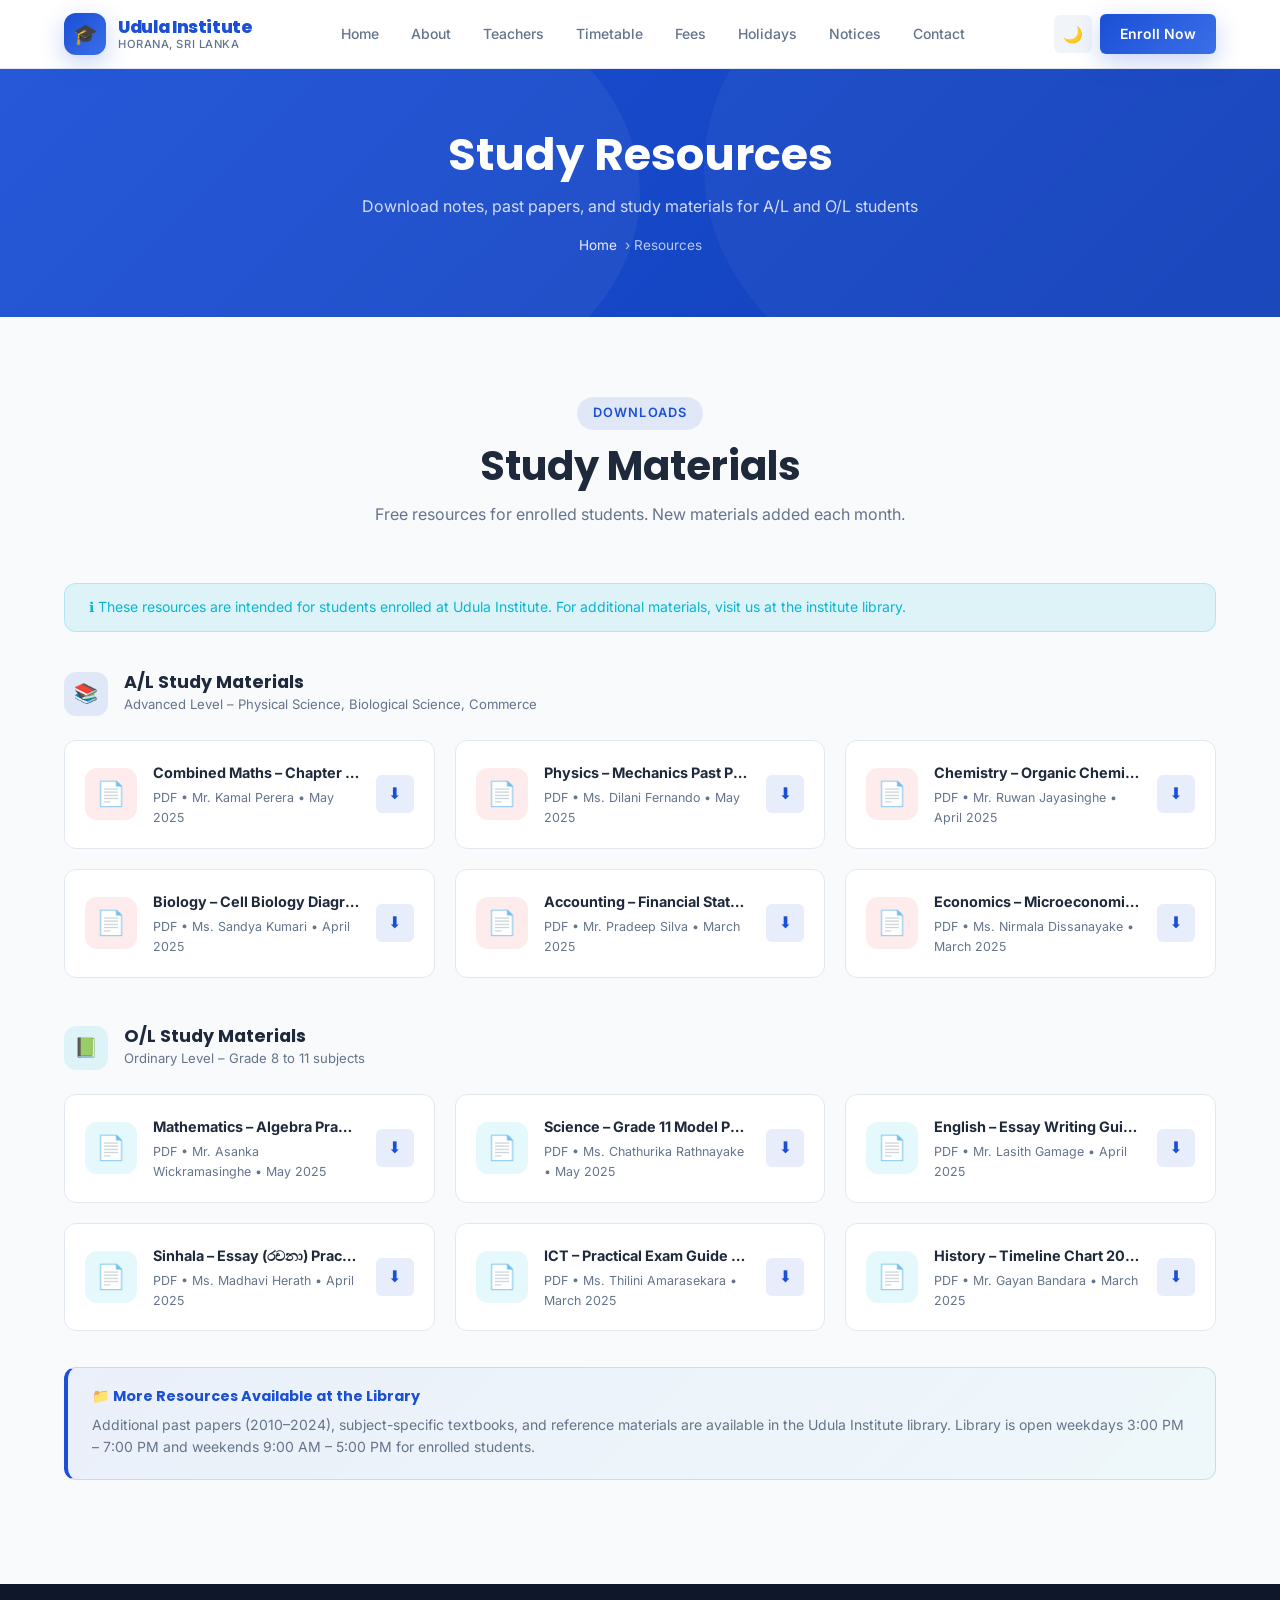
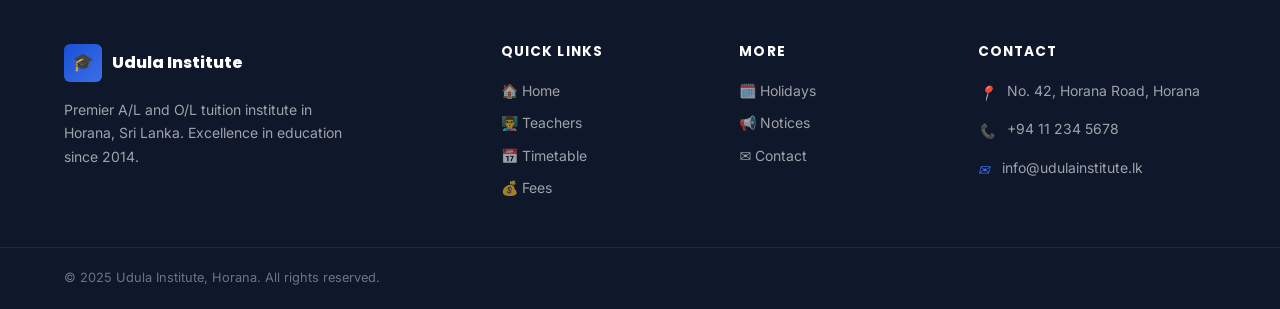
<file: resources.html>
<!DOCTYPE html>
<html lang="en" data-theme="light">
<head>
  <meta charset="UTF-8" />
  <meta name="viewport" content="width=device-width, initial-scale=1.0" />
  <meta name="description" content="Download study materials, past papers, and notes from Udula Institute, Horana – free resources for A/L and O/L students." />
  <title>Resources – Udula Institute | Horana</title>
  <link rel="icon" type="image/svg+xml" href="assets/images/favicon.svg" />
  <link rel="stylesheet" href="assets/css/style.css" />
  <link rel="stylesheet" href="assets/css/animations.css" />
</head>
<body data-page="resources">

  <nav class="navbar" id="mainNav">
    <div class="nav-container">
      <a href="index.html" class="nav-logo">
        <div class="nav-logo-icon">🎓</div>
        <div class="nav-logo-text">
          <span class="nav-logo-name">Udula Institute</span>
          <span class="nav-logo-sub">Horana, Sri Lanka</span>
        </div>
      </a>
      <ul class="nav-links">
        <li><a href="index.html" class="nav-link">Home</a></li>
        <li><a href="about.html" class="nav-link">About</a></li>
        <li><a href="teachers.html" class="nav-link">Teachers</a></li>
        <li><a href="timetable.html" class="nav-link">Timetable</a></li>
        <li><a href="fees.html" class="nav-link">Fees</a></li>
        <li><a href="holidays.html" class="nav-link">Holidays</a></li>
        <li><a href="notices.html" class="nav-link">Notices</a></li>
        <li><a href="contact.html" class="nav-link">Contact</a></li>
      </ul>
      <div class="nav-actions">
        <button class="theme-toggle" id="themeToggle">🌙</button>
        <a href="contact.html" class="nav-cta">Enroll Now</a>
        <button class="hamburger" id="hamburger" aria-label="Open menu" aria-expanded="false"><span></span><span></span><span></span></button>
      </div>
    </div>
    <div class="mobile-menu" id="mobileMenu">
      <a href="index.html" class="nav-link">Home</a>
      <a href="about.html" class="nav-link">About</a>
      <a href="teachers.html" class="nav-link">Teachers</a>
      <a href="timetable.html" class="nav-link">Timetable</a>
      <a href="fees.html" class="nav-link">Fees</a>
      <a href="holidays.html" class="nav-link">Holidays</a>
      <a href="notices.html" class="nav-link">Notices</a>
      <a href="contact.html" class="nav-link">Contact</a>
    </div>
  </nav>

  <div class="page-header">
    <h1>Study Resources</h1>
    <p>Download notes, past papers, and study materials for A/L and O/L students</p>
    <div class="breadcrumb"><a href="index.html">Home</a> › Resources</div>
  </div>

  <main>
    <section class="section" id="resourcesSection">
      <div class="container">
        <div class="section-header">
          <span class="section-tag">Downloads</span>
          <h2 class="section-title">Study Materials</h2>
          <p class="section-sub">Free resources for enrolled students. New materials added each month.</p>
        </div>

        <div class="alert-banner alert-info" style="margin-bottom:32px;">
          ℹ️ These resources are intended for students enrolled at Udula Institute. For additional materials, visit us at the institute library.
        </div>

        <!-- A/L Resources -->
        <div class="stream-section-header" id="alResourcesHeader">
          <div class="stream-icon" style="background:rgba(26,79,214,0.1);font-size:1.2rem;">📚</div>
          <div>
            <h3>A/L Study Materials</h3>
            <p>Advanced Level – Physical Science, Biological Science, Commerce</p>
          </div>
        </div>

        <div class="resources-grid" id="alResourcesGrid">
          <div class="resource-card" id="res1">
            <div class="resource-icon" style="background:rgba(239,68,68,0.1)">📄</div>
            <div class="resource-info">
              <div class="resource-name">Combined Maths – Chapter 1 Notes</div>
              <div class="resource-meta">PDF • Mr. Kamal Perera • May 2025</div>
            </div>
            <a href="#" class="resource-download" id="dlRes1" title="Download" aria-label="Download Combined Maths Chapter 1">⬇</a>
          </div>
          <div class="resource-card" id="res2">
            <div class="resource-icon" style="background:rgba(239,68,68,0.1)">📄</div>
            <div class="resource-info">
              <div class="resource-name">Physics – Mechanics Past Papers 2020–2024</div>
              <div class="resource-meta">PDF • Ms. Dilani Fernando • May 2025</div>
            </div>
            <a href="#" class="resource-download" id="dlRes2" title="Download" aria-label="Download Physics Past Papers">⬇</a>
          </div>
          <div class="resource-card" id="res3">
            <div class="resource-icon" style="background:rgba(239,68,68,0.1)">📄</div>
            <div class="resource-info">
              <div class="resource-name">Chemistry – Organic Chemistry Summary Sheet</div>
              <div class="resource-meta">PDF • Mr. Ruwan Jayasinghe • April 2025</div>
            </div>
            <a href="#" class="resource-download" id="dlRes3" title="Download" aria-label="Download Chemistry Summary">⬇</a>
          </div>
          <div class="resource-card" id="res4">
            <div class="resource-icon" style="background:rgba(239,68,68,0.1)">📄</div>
            <div class="resource-info">
              <div class="resource-name">Biology – Cell Biology Diagrams &amp; Notes</div>
              <div class="resource-meta">PDF • Ms. Sandya Kumari • April 2025</div>
            </div>
            <a href="#" class="resource-download" id="dlRes4" title="Download" aria-label="Download Biology Notes">⬇</a>
          </div>
          <div class="resource-card" id="res5">
            <div class="resource-icon" style="background:rgba(239,68,68,0.1)">📄</div>
            <div class="resource-info">
              <div class="resource-name">Accounting – Financial Statements Practice Set</div>
              <div class="resource-meta">PDF • Mr. Pradeep Silva • March 2025</div>
            </div>
            <a href="#" class="resource-download" id="dlRes5" title="Download" aria-label="Download Accounting Practice Set">⬇</a>
          </div>
          <div class="resource-card" id="res6">
            <div class="resource-icon" style="background:rgba(239,68,68,0.1)">📄</div>
            <div class="resource-info">
              <div class="resource-name">Economics – Microeconomics Model Paper 2025</div>
              <div class="resource-meta">PDF • Ms. Nirmala Dissanayake • March 2025</div>
            </div>
            <a href="#" class="resource-download" id="dlRes6" title="Download" aria-label="Download Economics Model Paper">⬇</a>
          </div>
        </div>

        <!-- O/L Resources -->
        <div class="stream-section-header" style="margin-top:48px;" id="olResourcesHeader">
          <div class="stream-icon" style="background:rgba(6,182,212,0.1);font-size:1.2rem;">📗</div>
          <div>
            <h3>O/L Study Materials</h3>
            <p>Ordinary Level – Grade 8 to 11 subjects</p>
          </div>
        </div>

        <div class="resources-grid" id="olResourcesGrid">
          <div class="resource-card" id="res7">
            <div class="resource-icon" style="background:rgba(6,182,212,0.1)">📄</div>
            <div class="resource-info">
              <div class="resource-name">Mathematics – Algebra Practice Problems</div>
              <div class="resource-meta">PDF • Mr. Asanka Wickramasinghe • May 2025</div>
            </div>
            <a href="#" class="resource-download" id="dlRes7" title="Download" aria-label="Download Maths Practice">⬇</a>
          </div>
          <div class="resource-card" id="res8">
            <div class="resource-icon" style="background:rgba(6,182,212,0.1)">📄</div>
            <div class="resource-info">
              <div class="resource-name">Science – Grade 11 Model Paper 2025</div>
              <div class="resource-meta">PDF • Ms. Chathurika Rathnayake • May 2025</div>
            </div>
            <a href="#" class="resource-download" id="dlRes8" title="Download" aria-label="Download Science Model Paper">⬇</a>
          </div>
          <div class="resource-card" id="res9">
            <div class="resource-icon" style="background:rgba(6,182,212,0.1)">📄</div>
            <div class="resource-info">
              <div class="resource-name">English – Essay Writing Guide 2025</div>
              <div class="resource-meta">PDF • Mr. Lasith Gamage • April 2025</div>
            </div>
            <a href="#" class="resource-download" id="dlRes9" title="Download" aria-label="Download English Writing Guide">⬇</a>
          </div>
          <div class="resource-card" id="res10">
            <div class="resource-icon" style="background:rgba(6,182,212,0.1)">📄</div>
            <div class="resource-info">
              <div class="resource-name">Sinhala – Essay (රචනා) Practice Book</div>
              <div class="resource-meta">PDF • Ms. Madhavi Herath • April 2025</div>
            </div>
            <a href="#" class="resource-download" id="dlRes10" title="Download" aria-label="Download Sinhala Essay Practice">⬇</a>
          </div>
          <div class="resource-card" id="res11">
            <div class="resource-icon" style="background:rgba(6,182,212,0.1)">📄</div>
            <div class="resource-info">
              <div class="resource-name">ICT – Practical Exam Guide &amp; Checklist</div>
              <div class="resource-meta">PDF • Ms. Thilini Amarasekara • March 2025</div>
            </div>
            <a href="#" class="resource-download" id="dlRes11" title="Download" aria-label="Download ICT Exam Guide">⬇</a>
          </div>
          <div class="resource-card" id="res12">
            <div class="resource-icon" style="background:rgba(6,182,212,0.1)">📄</div>
            <div class="resource-info">
              <div class="resource-name">History – Timeline Chart 2019–2024</div>
              <div class="resource-meta">PDF • Mr. Gayan Bandara • March 2025</div>
            </div>
            <a href="#" class="resource-download" id="dlRes12" title="Download" aria-label="Download History Timeline">⬇</a>
          </div>
        </div>

        <div class="highlight-box" style="margin-top:36px;">
          <h4>📁 More Resources Available at the Library</h4>
          <p>Additional past papers (2010–2024), subject-specific textbooks, and reference materials are available in the Udula Institute library. Library is open weekdays 3:00 PM – 7:00 PM and weekends 9:00 AM – 5:00 PM for enrolled students.</p>
        </div>
      </div>
    </section>
  </main>

  <footer class="footer">
    <div class="container">
      <div class="footer-grid">
        <div class="footer-brand">
          <div class="footer-logo"><div class="footer-logo-icon">🎓</div><span class="footer-logo-name">Udula Institute</span></div>
          <p>Premier A/L and O/L tuition institute in Horana, Sri Lanka. Excellence in education since 2014.</p>
        </div>
        <div class="footer-col"><h4>Quick Links</h4><ul class="footer-links">
          <li><a href="index.html" class="footer-link">🏠 Home</a></li>
          <li><a href="teachers.html" class="footer-link">👨‍🏫 Teachers</a></li>
          <li><a href="timetable.html" class="footer-link">📅 Timetable</a></li>
          <li><a href="fees.html" class="footer-link">💰 Fees</a></li>
        </ul></div>
        <div class="footer-col"><h4>More</h4><ul class="footer-links">
          <li><a href="holidays.html" class="footer-link">🗓️ Holidays</a></li>
          <li><a href="notices.html" class="footer-link">📢 Notices</a></li>
          <li><a href="contact.html" class="footer-link">✉️ Contact</a></li>
        </ul></div>
        <div class="footer-col"><h4>Contact</h4>
          <div class="footer-contact-item"><i>📍</i><span>No. 42, Horana Road, Horana</span></div>
          <div class="footer-contact-item"><i>📞</i><span>+94 11 234 5678</span></div>
          <div class="footer-contact-item"><i>✉️</i><span>info@udulainstitute.lk</span></div>
        </div>
      </div>
    </div>
    <div class="footer-bottom">
      <div class="container" style="display:flex;justify-content:space-between;flex-wrap:wrap;gap:12px;width:100%;">
        <span>© 2025 Udula Institute, Horana. All rights reserved.</span>
      </div>
    </div>
  </footer>

  <script src="assets/js/main.js"></script>
  <script src="assets/js/pages.js"></script>
</body>
</html>
</file>
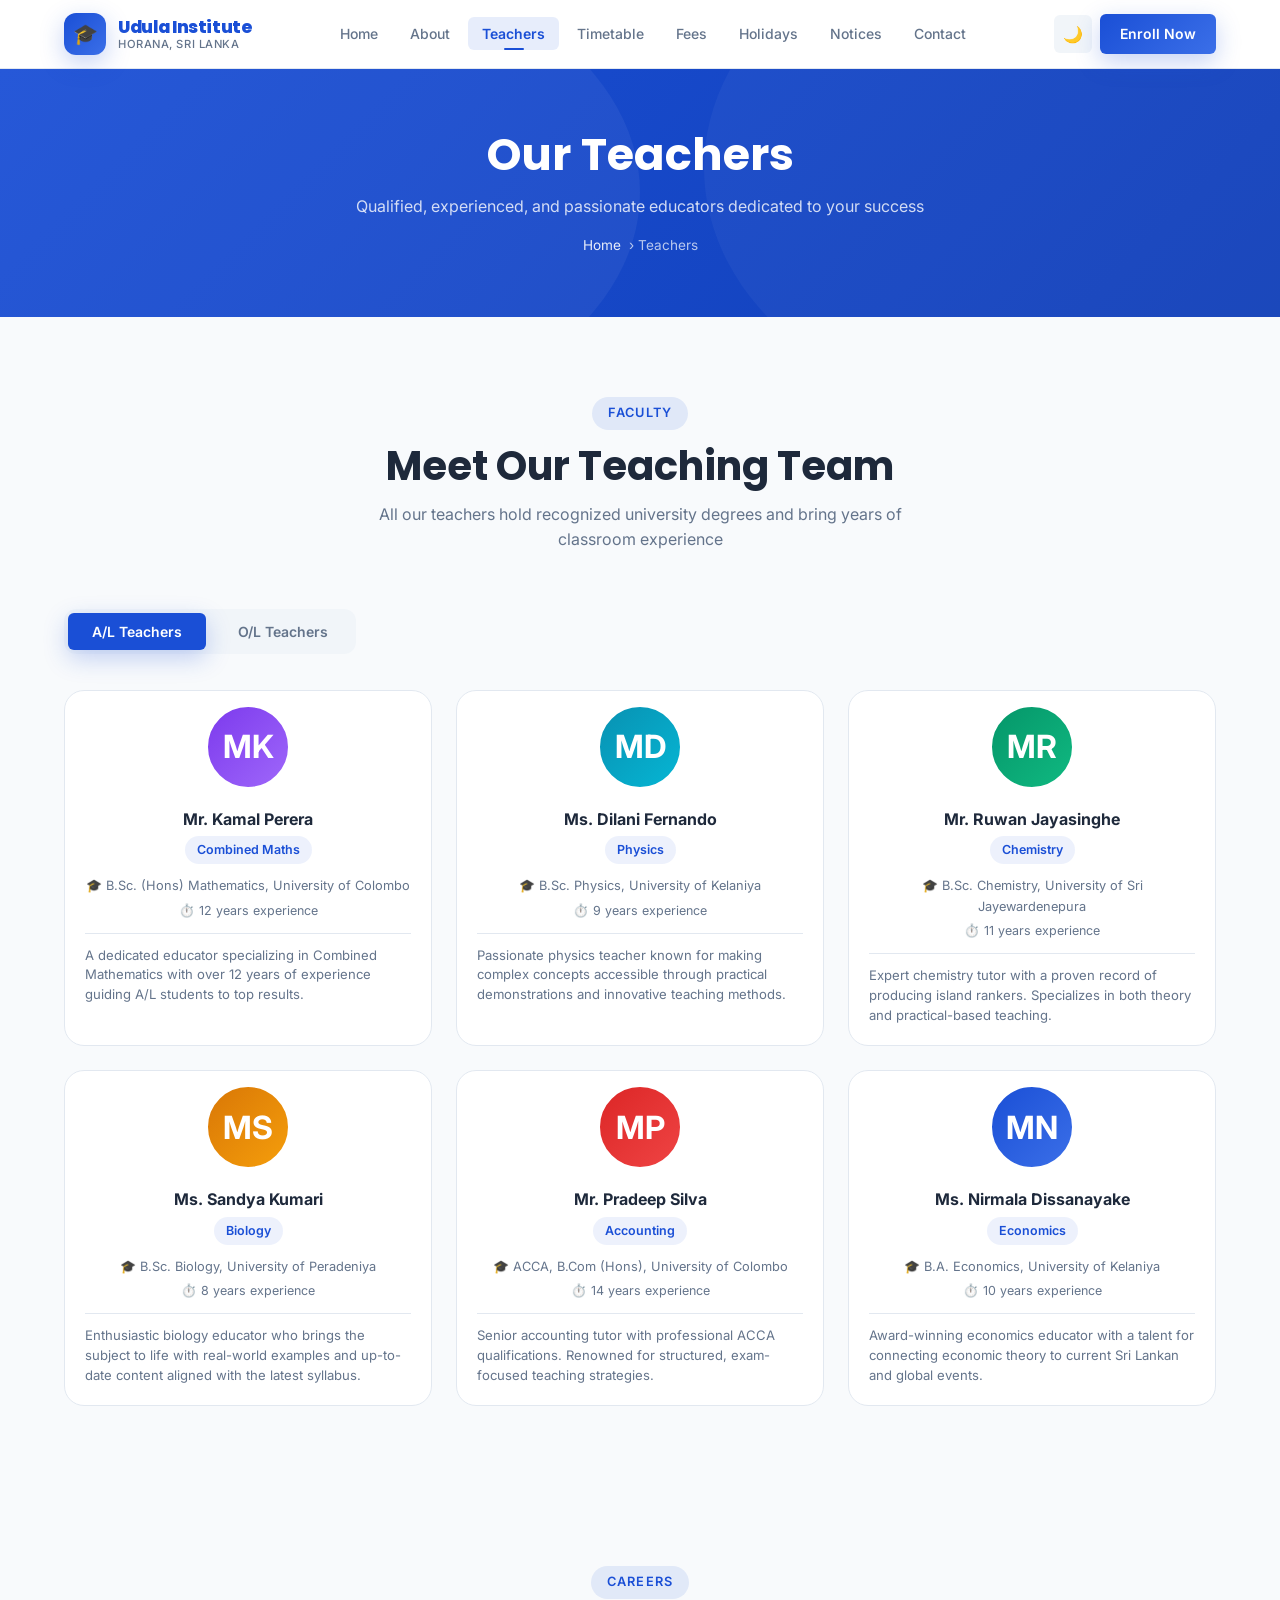
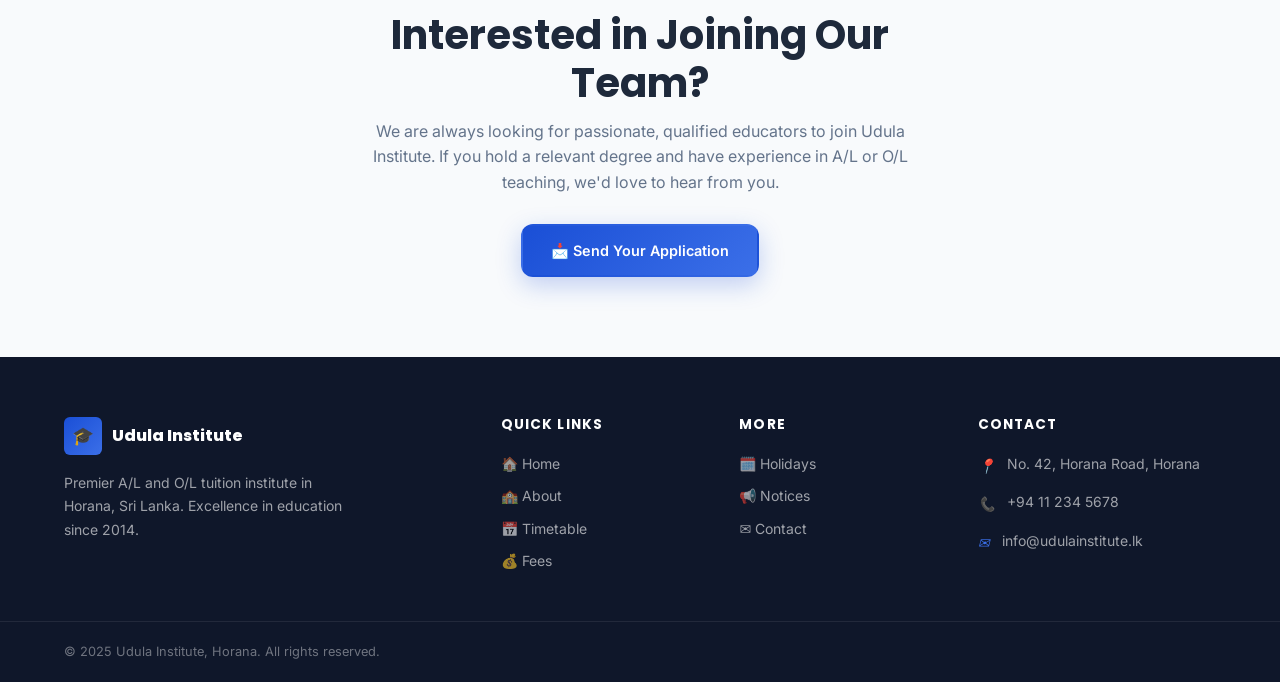
<file: teachers.html>
<!DOCTYPE html>
<html lang="en" data-theme="light">
<head>
  <meta charset="UTF-8" />
  <meta name="viewport" content="width=device-width, initial-scale=1.0" />
  <meta name="description" content="Meet the expert teachers at Udula Institute – qualified and experienced educators for A/L and O/L subjects in Horana, Sri Lanka." />
  <title>Our Teachers – Udula Institute | Horana</title>
  <link rel="icon" type="image/svg+xml" href="assets/images/favicon.svg" />
  <link rel="stylesheet" href="assets/css/style.css" />
  <link rel="stylesheet" href="assets/css/animations.css" />
</head>
<body data-page="teachers">

  <nav class="navbar" id="mainNav">
    <div class="nav-container">
      <a href="index.html" class="nav-logo">
        <div class="nav-logo-icon">🎓</div>
        <div class="nav-logo-text">
          <span class="nav-logo-name">Udula Institute</span>
          <span class="nav-logo-sub">Horana, Sri Lanka</span>
        </div>
      </a>
      <ul class="nav-links">
        <li><a href="index.html" class="nav-link">Home</a></li>
        <li><a href="about.html" class="nav-link">About</a></li>
        <li><a href="teachers.html" class="nav-link">Teachers</a></li>
        <li><a href="timetable.html" class="nav-link">Timetable</a></li>
        <li><a href="fees.html" class="nav-link">Fees</a></li>
        <li><a href="holidays.html" class="nav-link">Holidays</a></li>
        <li><a href="notices.html" class="nav-link">Notices</a></li>
        <li><a href="contact.html" class="nav-link">Contact</a></li>
      </ul>
      <div class="nav-actions">
        <button class="theme-toggle" id="themeToggle">🌙</button>
        <a href="contact.html" class="nav-cta">Enroll Now</a>
        <button class="hamburger" id="hamburger" aria-label="Open menu" aria-expanded="false"><span></span><span></span><span></span></button>
      </div>
    </div>
    <div class="mobile-menu" id="mobileMenu">
      <a href="index.html" class="nav-link">Home</a>
      <a href="about.html" class="nav-link">About</a>
      <a href="teachers.html" class="nav-link">Teachers</a>
      <a href="timetable.html" class="nav-link">Timetable</a>
      <a href="fees.html" class="nav-link">Fees</a>
      <a href="holidays.html" class="nav-link">Holidays</a>
      <a href="notices.html" class="nav-link">Notices</a>
      <a href="contact.html" class="nav-link">Contact</a>
    </div>
  </nav>

  <div class="page-header">
    <h1>Our Teachers</h1>
    <p>Qualified, experienced, and passionate educators dedicated to your success</p>
    <div class="breadcrumb"><a href="index.html">Home</a> › Teachers</div>
  </div>

  <main>
    <section class="section" id="teachersSection">
      <div class="container" id="teachersContainer">
        <div class="section-header">
          <span class="section-tag">Faculty</span>
          <h2 class="section-title">Meet Our Teaching Team</h2>
          <p class="section-sub">All our teachers hold recognized university degrees and bring years of classroom experience</p>
        </div>

        <!-- Tab Switcher -->
        <div class="tabs" id="teacherTabs">
          <button class="tab-btn active" data-tab="al" id="tabAlTeachers">A/L Teachers</button>
          <button class="tab-btn" data-tab="ol" id="tabOlTeachers">O/L Teachers</button>
        </div>

        <!-- Teacher Grid -->
        <div class="teachers-grid" id="teacherGrid">
          <!-- Skeletons -->
          <div class="skeleton" style="height:340px;border-radius:20px;"></div>
          <div class="skeleton" style="height:340px;border-radius:20px;"></div>
          <div class="skeleton" style="height:340px;border-radius:20px;"></div>
          <div class="skeleton" style="height:340px;border-radius:20px;"></div>
          <div class="skeleton" style="height:340px;border-radius:20px;"></div>
          <div class="skeleton" style="height:340px;border-radius:20px;"></div>
        </div>
      </div>
    </section>

    <!-- Join Our Team -->
    <section class="section section-alt" id="joinTeam">
      <div class="container">
        <div style="max-width:640px;margin:0 auto;text-align:center;">
          <span class="section-tag">Careers</span>
          <h2 class="section-title">Interested in Joining Our Team?</h2>
          <p class="section-sub" style="margin-bottom:28px;">
            We are always looking for passionate, qualified educators to join Udula Institute. 
            If you hold a relevant degree and have experience in A/L or O/L teaching, 
            we'd love to hear from you.
          </p>
          <a href="contact.html" class="btn btn-blue" id="joinTeamBtn">📩 Send Your Application</a>
        </div>
      </div>
    </section>
  </main>

  <footer class="footer">
    <div class="container">
      <div class="footer-grid">
        <div class="footer-brand">
          <div class="footer-logo"><div class="footer-logo-icon">🎓</div><span class="footer-logo-name">Udula Institute</span></div>
          <p>Premier A/L and O/L tuition institute in Horana, Sri Lanka. Excellence in education since 2014.</p>
        </div>
        <div class="footer-col"><h4>Quick Links</h4><ul class="footer-links">
          <li><a href="index.html" class="footer-link">🏠 Home</a></li>
          <li><a href="about.html" class="footer-link">🏫 About</a></li>
          <li><a href="timetable.html" class="footer-link">📅 Timetable</a></li>
          <li><a href="fees.html" class="footer-link">💰 Fees</a></li>
        </ul></div>
        <div class="footer-col"><h4>More</h4><ul class="footer-links">
          <li><a href="holidays.html" class="footer-link">🗓️ Holidays</a></li>
          <li><a href="notices.html" class="footer-link">📢 Notices</a></li>
          <li><a href="contact.html" class="footer-link">✉️ Contact</a></li>
        </ul></div>
        <div class="footer-col"><h4>Contact</h4>
          <div class="footer-contact-item"><i>📍</i><span>No. 42, Horana Road, Horana</span></div>
          <div class="footer-contact-item"><i>📞</i><span>+94 11 234 5678</span></div>
          <div class="footer-contact-item"><i>✉️</i><span>info@udulainstitute.lk</span></div>
        </div>
      </div>
    </div>
    <div class="footer-bottom">
      <div class="container" style="display:flex;justify-content:space-between;align-items:center;flex-wrap:wrap;gap:12px;width:100%;">
        <span>© 2025 Udula Institute, Horana. All rights reserved.</span>
      </div>
    </div>
  </footer>

  <script src="assets/js/main.js"></script>
  <script src="assets/js/pages.js"></script>
</body>
</html>
</file>
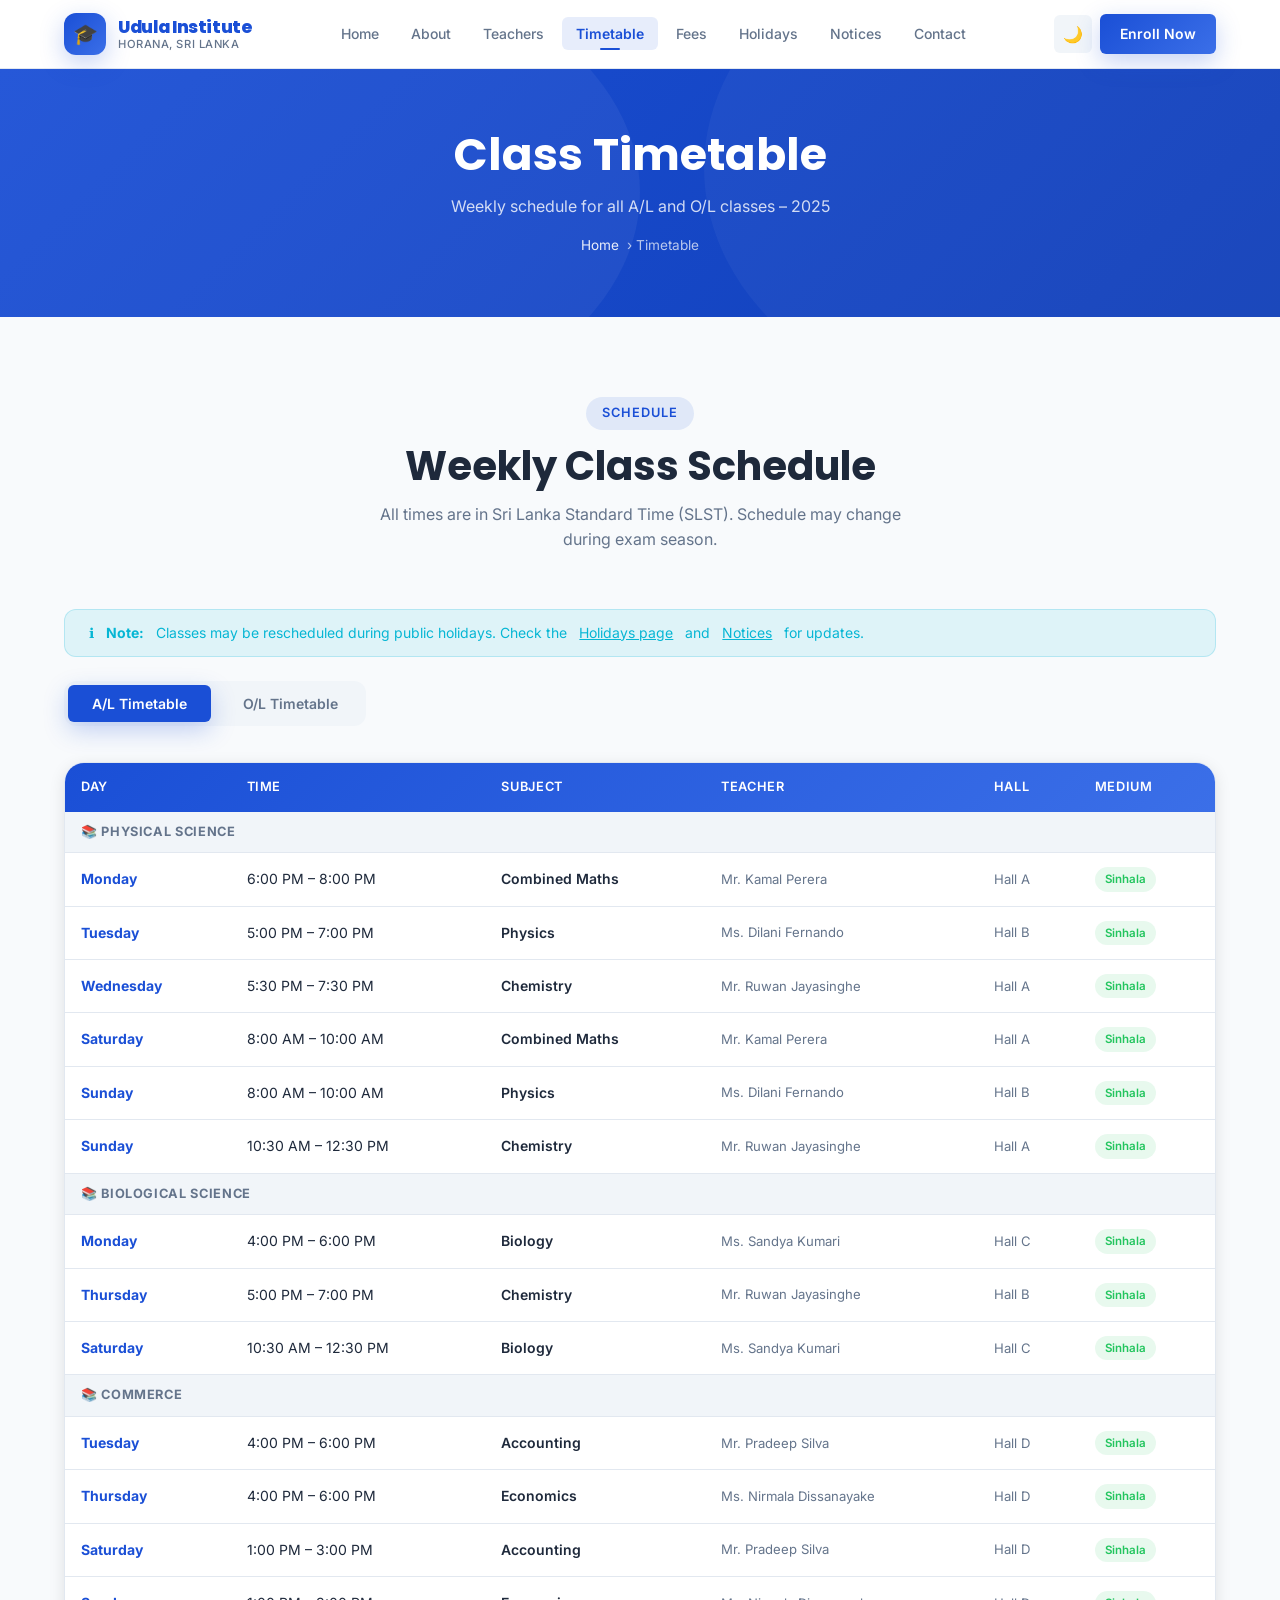
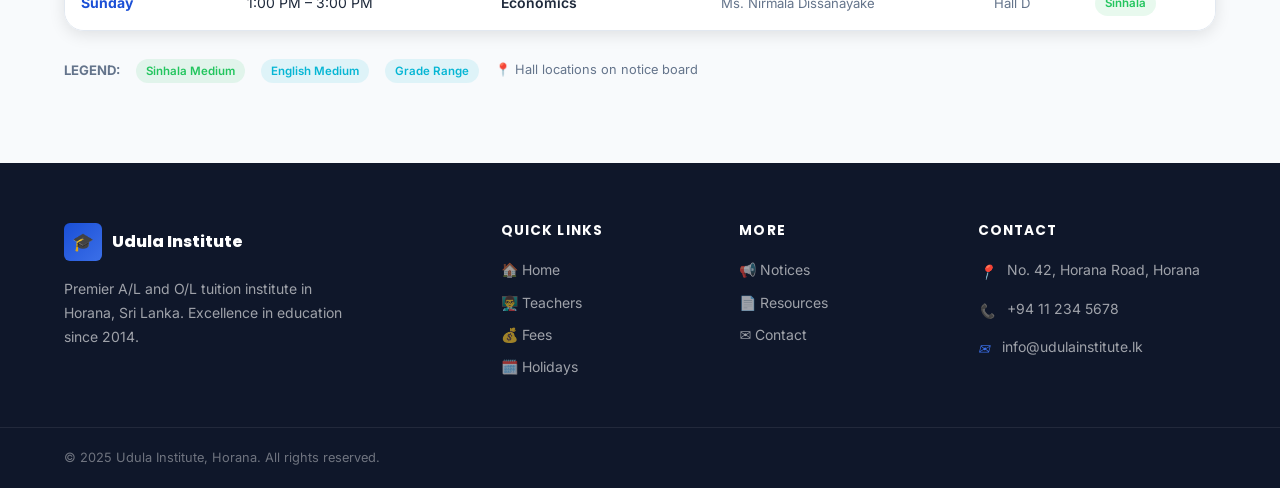
<file: timetable.html>
<!DOCTYPE html>
<html lang="en" data-theme="light">
<head>
  <meta charset="UTF-8" />
  <meta name="viewport" content="width=device-width, initial-scale=1.0" />
  <meta name="description" content="Class timetable for A/L and O/L students at Udula Institute, Horana – weekly schedule for all subjects and streams." />
  <title>Class Timetable – Udula Institute | Horana</title>
  <link rel="icon" type="image/svg+xml" href="assets/images/favicon.svg" />
  <link rel="stylesheet" href="assets/css/style.css" />
  <link rel="stylesheet" href="assets/css/animations.css" />
</head>
<body data-page="timetable">

  <nav class="navbar" id="mainNav">
    <div class="nav-container">
      <a href="index.html" class="nav-logo">
        <div class="nav-logo-icon">🎓</div>
        <div class="nav-logo-text">
          <span class="nav-logo-name">Udula Institute</span>
          <span class="nav-logo-sub">Horana, Sri Lanka</span>
        </div>
      </a>
      <ul class="nav-links">
        <li><a href="index.html" class="nav-link">Home</a></li>
        <li><a href="about.html" class="nav-link">About</a></li>
        <li><a href="teachers.html" class="nav-link">Teachers</a></li>
        <li><a href="timetable.html" class="nav-link">Timetable</a></li>
        <li><a href="fees.html" class="nav-link">Fees</a></li>
        <li><a href="holidays.html" class="nav-link">Holidays</a></li>
        <li><a href="notices.html" class="nav-link">Notices</a></li>
        <li><a href="contact.html" class="nav-link">Contact</a></li>
      </ul>
      <div class="nav-actions">
        <button class="theme-toggle" id="themeToggle">🌙</button>
        <a href="contact.html" class="nav-cta">Enroll Now</a>
        <button class="hamburger" id="hamburger" aria-label="Open menu" aria-expanded="false"><span></span><span></span><span></span></button>
      </div>
    </div>
    <div class="mobile-menu" id="mobileMenu">
      <a href="index.html" class="nav-link">Home</a>
      <a href="about.html" class="nav-link">About</a>
      <a href="teachers.html" class="nav-link">Teachers</a>
      <a href="timetable.html" class="nav-link">Timetable</a>
      <a href="fees.html" class="nav-link">Fees</a>
      <a href="holidays.html" class="nav-link">Holidays</a>
      <a href="notices.html" class="nav-link">Notices</a>
      <a href="contact.html" class="nav-link">Contact</a>
    </div>
  </nav>

  <div class="page-header">
    <h1>Class Timetable</h1>
    <p>Weekly schedule for all A/L and O/L classes – 2025</p>
    <div class="breadcrumb"><a href="index.html">Home</a> › Timetable</div>
  </div>

  <main>
    <section class="section" id="timetableSection">
      <div class="container" id="timetableContainer">
        <div class="section-header">
          <span class="section-tag">Schedule</span>
          <h2 class="section-title">Weekly Class Schedule</h2>
          <p class="section-sub">All times are in Sri Lanka Standard Time (SLST). Schedule may change during exam season.</p>
        </div>

        <div class="alert-banner alert-info" id="ttNotice">
          ℹ️ <strong>Note:</strong> Classes may be rescheduled during public holidays. Check the <a href="holidays.html" style="color:inherit;text-decoration:underline">Holidays page</a> and <a href="notices.html" style="color:inherit;text-decoration:underline">Notices</a> for updates.
        </div>

        <!-- Tab switcher -->
        <div class="tabs" id="timetableTabs">
          <button class="tab-btn active" data-tab="al-tt" id="tabAlTt">A/L Timetable</button>
          <button class="tab-btn" data-tab="ol-tt" id="tabOlTt">O/L Timetable</button>
        </div>

        <!-- A/L Timetable -->
        <div class="tab-content active" data-tab="al-tt" id="alTtContent">
          <div class="timetable-wrapper">
            <table id="alTimetable" aria-label="A/L class timetable">
              <thead>
                <tr>
                  <th>Day</th>
                  <th>Time</th>
                  <th>Subject</th>
                  <th>Teacher</th>
                  <th>Hall</th>
                  <th>Medium</th>
                </tr>
              </thead>
              <tbody id="alTimetableBody">
                <tr><td colspan="6" style="text-align:center;padding:40px;color:var(--text-muted)">⏳ Loading timetable...</td></tr>
              </tbody>
            </table>
          </div>
        </div>

        <!-- O/L Timetable -->
        <div class="tab-content" data-tab="ol-tt" id="olTtContent">
          <div class="timetable-wrapper">
            <table id="olTimetable" aria-label="O/L class timetable">
              <thead>
                <tr>
                  <th>Day</th>
                  <th>Time</th>
                  <th>Subject</th>
                  <th>Teacher</th>
                  <th>Hall</th>
                  <th>Grade</th>
                  <th>Medium</th>
                </tr>
              </thead>
              <tbody id="olTimetableBody">
                <tr><td colspan="7" style="text-align:center;padding:40px;color:var(--text-muted)">⏳ Loading timetable...</td></tr>
              </tbody>
            </table>
          </div>
        </div>

        <!-- Legend -->
        <div style="margin-top:28px;display:flex;gap:16px;flex-wrap:wrap;align-items:center;">
          <span style="font-size:0.82rem;font-weight:700;color:var(--text-muted);">LEGEND:</span>
          <span class="medium-badge medium-sinhala">Sinhala Medium</span>
          <span class="medium-badge medium-english">English Medium</span>
          <span class="grade-badge">Grade Range</span>
          <span style="font-size:0.8rem;color:var(--text-muted);">📍 Hall locations on notice board</span>
        </div>
      </div>
    </section>
  </main>

  <footer class="footer">
    <div class="container">
      <div class="footer-grid">
        <div class="footer-brand">
          <div class="footer-logo"><div class="footer-logo-icon">🎓</div><span class="footer-logo-name">Udula Institute</span></div>
          <p>Premier A/L and O/L tuition institute in Horana, Sri Lanka. Excellence in education since 2014.</p>
        </div>
        <div class="footer-col"><h4>Quick Links</h4><ul class="footer-links">
          <li><a href="index.html" class="footer-link">🏠 Home</a></li>
          <li><a href="teachers.html" class="footer-link">👨‍🏫 Teachers</a></li>
          <li><a href="fees.html" class="footer-link">💰 Fees</a></li>
          <li><a href="holidays.html" class="footer-link">🗓️ Holidays</a></li>
        </ul></div>
        <div class="footer-col"><h4>More</h4><ul class="footer-links">
          <li><a href="notices.html" class="footer-link">📢 Notices</a></li>
          <li><a href="resources.html" class="footer-link">📄 Resources</a></li>
          <li><a href="contact.html" class="footer-link">✉️ Contact</a></li>
        </ul></div>
        <div class="footer-col"><h4>Contact</h4>
          <div class="footer-contact-item"><i>📍</i><span>No. 42, Horana Road, Horana</span></div>
          <div class="footer-contact-item"><i>📞</i><span>+94 11 234 5678</span></div>
          <div class="footer-contact-item"><i>✉️</i><span>info@udulainstitute.lk</span></div>
        </div>
      </div>
    </div>
    <div class="footer-bottom">
      <div class="container" style="display:flex;justify-content:space-between;flex-wrap:wrap;gap:12px;width:100%;">
        <span>© 2025 Udula Institute, Horana. All rights reserved.</span>
      </div>
    </div>
  </footer>

  <script src="assets/js/main.js"></script>
  <script src="assets/js/pages.js"></script>
</body>
</html>
</file>
<file: assets/css/style.css>
/* ===================================================
   Udula Institute - Main Stylesheet
   Modern Education UI - Professional & Clean
   =================================================== */

/* ---- Google Fonts ---- */
@import url('https://fonts.googleapis.com/css2?family=Inter:wght@300;400;500;600;700;800;900&family=Poppins:wght@400;500;600;700;800&display=swap');

/* ---- CSS Custom Properties (Design Tokens) ---- */
:root {
  /* Color Palette */
  --primary: #1a4fd6;
  --primary-dark: #1240b8;
  --primary-light: #3b6fe8;
  --secondary: #f97316;
  --secondary-dark: #ea6906;
  --accent: #06b6d4;
  --success: #22c55e;
  --warning: #f59e0b;
  --danger: #ef4444;

  /* Neutral Colors */
  --white: #ffffff;
  --gray-50: #f8fafc;
  --gray-100: #f1f5f9;
  --gray-200: #e2e8f0;
  --gray-300: #cbd5e1;
  --gray-400: #94a3b8;
  --gray-500: #64748b;
  --gray-600: #475569;
  --gray-700: #334155;
  --gray-800: #1e293b;
  --gray-900: #0f172a;

  /* Dark Mode Colors */
  --dark-bg: #0f172a;
  --dark-surface: #1e293b;
  --dark-card: #253047;
  --dark-border: #334155;
  --dark-text: #e2e8f0;
  --dark-text-muted: #94a3b8;

  /* Typography */
  --font-primary: 'Inter', system-ui, sans-serif;
  --font-heading: 'Poppins', system-ui, sans-serif;

  /* Spacing */
  --section-padding: 80px 0;
  --container-max: 1200px;

  /* Shadows */
  --shadow-sm: 0 1px 3px rgba(0,0,0,0.08);
  --shadow-md: 0 4px 16px rgba(0,0,0,0.1);
  --shadow-lg: 0 8px 32px rgba(0,0,0,0.12);
  --shadow-xl: 0 20px 60px rgba(0,0,0,0.15);
  --shadow-primary: 0 8px 24px rgba(26,79,214,0.25);

  /* Border Radius */
  --radius-sm: 6px;
  --radius-md: 12px;
  --radius-lg: 20px;
  --radius-xl: 28px;
  --radius-full: 9999px;

  /* Transitions */
  --transition: 0.3s ease;
  --transition-fast: 0.15s ease;
  --transition-slow: 0.5s ease;

  /* Active theme (light by default) */
  --bg: var(--gray-50);
  --surface: var(--white);
  --card-bg: var(--white);
  --text: var(--gray-800);
  --text-muted: var(--gray-500);
  --border: var(--gray-200);
  --nav-bg: rgba(255,255,255,0.95);
}

/* ---- Dark Mode ---- */
[data-theme="dark"] {
  --bg: var(--dark-bg);
  --surface: var(--dark-surface);
  --card-bg: var(--dark-card);
  --text: var(--dark-text);
  --text-muted: var(--dark-text-muted);
  --border: var(--dark-border);
  --nav-bg: rgba(15,23,42,0.95);
  --gray-100: #1e293b;
  --gray-200: #334155;
  --gray-50: #0f172a;
}

/* ---- Base Reset & Body ---- */
*, *::before, *::after {
  margin: 0;
  padding: 0;
  box-sizing: border-box;
}

html {
  scroll-behavior: smooth;
  font-size: 16px;
}

body {
  font-family: var(--font-primary);
  background-color: var(--bg);
  color: var(--text);
  line-height: 1.6;
  transition: background-color var(--transition), color var(--transition);
  overflow-x: hidden;
}

img { max-width: 100%; height: auto; display: block; }
a { text-decoration: none; color: inherit; }
ul { list-style: none; }
button { cursor: pointer; font-family: inherit; }

/* ---- Typography ---- */
h1, h2, h3, h4, h5, h6 {
  font-family: var(--font-heading);
  font-weight: 700;
  line-height: 1.2;
  color: var(--text);
}

/* ---- Container ---- */
.container {
  max-width: var(--container-max);
  margin: 0 auto;
  padding: 0 24px;
}

/* ===================================================
   NAVBAR
   =================================================== */
.navbar {
  position: fixed;
  top: 0;
  left: 0;
  right: 0;
  z-index: 1000;
  background: var(--nav-bg);
  backdrop-filter: blur(16px);
  -webkit-backdrop-filter: blur(16px);
  border-bottom: 1px solid var(--border);
  transition: all var(--transition);
}

.navbar.scrolled {
  box-shadow: var(--shadow-md);
}

.nav-container {
  max-width: var(--container-max);
  margin: 0 auto;
  padding: 0 24px;
  display: flex;
  align-items: center;
  justify-content: space-between;
  height: 68px;
}

.nav-logo {
  display: flex;
  align-items: center;
  gap: 12px;
  text-decoration: none;
}

.nav-logo-icon {
  width: 42px;
  height: 42px;
  background: linear-gradient(135deg, var(--primary), var(--primary-light));
  border-radius: var(--radius-md);
  display: flex;
  align-items: center;
  justify-content: center;
  color: white;
  font-size: 20px;
  box-shadow: var(--shadow-primary);
  flex-shrink: 0;
}

.nav-logo-text {
  display: flex;
  flex-direction: column;
  line-height: 1.1;
}

.nav-logo-name {
  font-family: var(--font-heading);
  font-size: 1.1rem;
  font-weight: 800;
  color: var(--primary);
  letter-spacing: -0.02em;
}

.nav-logo-sub {
  font-size: 0.7rem;
  color: var(--text-muted);
  font-weight: 500;
  letter-spacing: 0.05em;
  text-transform: uppercase;
}

.nav-links {
  display: flex;
  align-items: center;
  gap: 4px;
}

.nav-link {
  padding: 8px 14px;
  border-radius: var(--radius-sm);
  font-size: 0.875rem;
  font-weight: 500;
  color: var(--text-muted);
  transition: all var(--transition-fast);
  position: relative;
}

.nav-link:hover {
  color: var(--primary);
  background: rgba(26,79,214,0.07);
}

.nav-link.active {
  color: var(--primary);
  background: rgba(26,79,214,0.1);
  font-weight: 600;
}

.nav-link.active::after {
  content: '';
  position: absolute;
  bottom: 0;
  left: 50%;
  transform: translateX(-50%);
  width: 20px;
  height: 2px;
  background: var(--primary);
  border-radius: var(--radius-full);
}

.nav-actions {
  display: flex;
  align-items: center;
  gap: 8px;
}

.theme-toggle {
  width: 38px;
  height: 38px;
  border: none;
  background: var(--gray-100);
  border-radius: var(--radius-sm);
  display: flex;
  align-items: center;
  justify-content: center;
  color: var(--text-muted);
  font-size: 1rem;
  transition: all var(--transition-fast);
}

.theme-toggle:hover {
  background: var(--gray-200);
  color: var(--text);
}

.nav-cta {
  padding: 9px 20px;
  background: linear-gradient(135deg, var(--primary), var(--primary-light));
  color: white;
  border: none;
  border-radius: var(--radius-sm);
  font-size: 0.875rem;
  font-weight: 600;
  transition: all var(--transition-fast);
  box-shadow: var(--shadow-primary);
  text-decoration: none;
}

.nav-cta:hover {
  transform: translateY(-1px);
  box-shadow: 0 12px 28px rgba(26,79,214,0.3);
}

/* Hamburger */
.hamburger {
  display: none;
  flex-direction: column;
  gap: 5px;
  background: none;
  border: none;
  padding: 6px;
  border-radius: var(--radius-sm);
}

.hamburger span {
  display: block;
  width: 24px;
  height: 2px;
  background: var(--text);
  border-radius: 2px;
  transition: all var(--transition-fast);
}

.hamburger.open span:nth-child(1) { transform: translateY(7px) rotate(45deg); }
.hamburger.open span:nth-child(2) { opacity: 0; }
.hamburger.open span:nth-child(3) { transform: translateY(-7px) rotate(-45deg); }

/* Mobile Menu */
.mobile-menu {
  display: none;
  position: fixed;
  top: 68px;
  left: 0;
  right: 0;
  background: var(--surface);
  border-bottom: 1px solid var(--border);
  padding: 16px 24px;
  z-index: 999;
  box-shadow: var(--shadow-lg);
  flex-direction: column;
  gap: 4px;
}

.mobile-menu.open { display: flex; }
.mobile-menu .nav-link { padding: 12px 16px; font-size: 0.95rem; }

/* ===================================================
   PAGE HEADER (Inner Pages)
   =================================================== */
.page-header {
  margin-top: 68px;
  background: linear-gradient(135deg, var(--primary) 0%, var(--primary-dark) 100%);
  padding: 60px 24px;
  text-align: center;
  color: white;
  position: relative;
  overflow: hidden;
}

.page-header::before {
  content: '';
  position: absolute;
  top: -50%;
  left: -10%;
  width: 60%;
  height: 200%;
  background: rgba(255,255,255,0.05);
  border-radius: 50%;
  pointer-events: none;
}

.page-header::after {
  content: '';
  position: absolute;
  bottom: -40%;
  right: -5%;
  width: 50%;
  height: 200%;
  background: rgba(255,255,255,0.04);
  border-radius: 50%;
  pointer-events: none;
}

.page-header h1 {
  font-size: clamp(1.8rem, 4vw, 2.8rem);
  color: white;
  margin-bottom: 12px;
  position: relative;
  z-index: 1;
}

.page-header p {
  font-size: 1rem;
  color: rgba(255,255,255,0.8);
  max-width: 600px;
  margin: 0 auto;
  position: relative;
  z-index: 1;
}

.breadcrumb {
  display: flex;
  align-items: center;
  justify-content: center;
  gap: 8px;
  margin-top: 16px;
  font-size: 0.85rem;
  color: rgba(255,255,255,0.7);
  position: relative;
  z-index: 1;
}

.breadcrumb a { color: rgba(255,255,255,0.9); }
.breadcrumb a:hover { color: white; }

/* ===================================================
   SECTION STYLES
   =================================================== */
.section {
  padding: var(--section-padding);
}

.section-alt { background: var(--gray-50); }
[data-theme="dark"] .section-alt { background: var(--dark-surface); }

.section-header {
  text-align: center;
  margin-bottom: 56px;
}

.section-tag {
  display: inline-block;
  padding: 6px 16px;
  background: rgba(26,79,214,0.1);
  color: var(--primary);
  border-radius: var(--radius-full);
  font-size: 0.8rem;
  font-weight: 600;
  letter-spacing: 0.08em;
  text-transform: uppercase;
  margin-bottom: 12px;
}

.section-title {
  font-size: clamp(1.8rem, 3.5vw, 2.5rem);
  color: var(--text);
  margin-bottom: 12px;
}

.section-sub {
  color: var(--text-muted);
  font-size: 1rem;
  max-width: 560px;
  margin: 0 auto;
}

/* ===================================================
   HERO SECTION (Homepage)
   =================================================== */
.hero {
  margin-top: 68px;
  min-height: calc(100vh - 68px);
  background: linear-gradient(135deg, #0f1f6e 0%, #1a4fd6 50%, #1e6ef4 100%);
  display: flex;
  align-items: center;
  position: relative;
  overflow: hidden;
}

.hero-bg-pattern {
  position: absolute;
  inset: 0;
  background-image:
    radial-gradient(circle at 20% 50%, rgba(255,255,255,0.06) 0%, transparent 50%),
    radial-gradient(circle at 80% 20%, rgba(255,255,255,0.04) 0%, transparent 40%),
    radial-gradient(circle at 60% 80%, rgba(249,115,22,0.12) 0%, transparent 40%);
  pointer-events: none;
}

.hero-grid {
  position: absolute;
  inset: 0;
  background-image: linear-gradient(rgba(255,255,255,0.03) 1px, transparent 1px),
                    linear-gradient(90deg, rgba(255,255,255,0.03) 1px, transparent 1px);
  background-size: 60px 60px;
  pointer-events: none;
}

.hero-container {
  max-width: var(--container-max);
  margin: 0 auto;
  padding: 60px 24px;
  display: grid;
  grid-template-columns: 1fr 1fr;
  gap: 60px;
  align-items: center;
  position: relative;
  z-index: 1;
}

.hero-badge {
  display: inline-flex;
  align-items: center;
  gap: 8px;
  padding: 8px 16px;
  background: rgba(255,255,255,0.15);
  backdrop-filter: blur(8px);
  border: 1px solid rgba(255,255,255,0.2);
  border-radius: var(--radius-full);
  color: white;
  font-size: 0.8rem;
  font-weight: 600;
  margin-bottom: 24px;
  letter-spacing: 0.03em;
}

.hero-badge span { color: #fbbf24; }

.hero-title {
  font-size: clamp(2rem, 4.5vw, 3.6rem);
  color: white;
  line-height: 1.1;
  margin-bottom: 20px;
  letter-spacing: -0.02em;
}

.hero-title .highlight {
  color: #fbbf24;
  position: relative;
}

.hero-desc {
  font-size: 1.05rem;
  color: rgba(255,255,255,0.8);
  margin-bottom: 36px;
  line-height: 1.7;
}

.hero-actions {
  display: flex;
  gap: 14px;
  flex-wrap: wrap;
}

.btn {
  display: inline-flex;
  align-items: center;
  gap: 8px;
  padding: 13px 28px;
  border-radius: var(--radius-md);
  font-weight: 600;
  font-size: 0.9rem;
  transition: all var(--transition);
  border: 2px solid transparent;
  text-decoration: none;
}

.btn-primary {
  background: white;
  color: var(--primary);
  box-shadow: 0 8px 24px rgba(0,0,0,0.15);
}

.btn-primary:hover {
  transform: translateY(-2px);
  box-shadow: 0 16px 36px rgba(0,0,0,0.2);
}

.btn-outline-white {
  background: transparent;
  color: white;
  border-color: rgba(255,255,255,0.4);
}

.btn-outline-white:hover {
  background: rgba(255,255,255,0.1);
  border-color: white;
}

.btn-blue {
  background: linear-gradient(135deg, var(--primary), var(--primary-light));
  color: white;
  box-shadow: var(--shadow-primary);
}

.btn-blue:hover {
  transform: translateY(-2px);
  box-shadow: 0 12px 30px rgba(26,79,214,0.35);
}

.btn-outline {
  background: transparent;
  color: var(--primary);
  border-color: var(--primary);
}

.btn-outline:hover {
  background: var(--primary);
  color: white;
}

/* Hero Stats */
.hero-stats {
  display: flex;
  gap: 28px;
  margin-top: 40px;
  padding-top: 32px;
  border-top: 1px solid rgba(255,255,255,0.15);
}

.stat-item { text-align: center; }
.stat-num {
  font-size: 1.8rem;
  font-weight: 800;
  color: white;
  font-family: var(--font-heading);
}
.stat-label {
  font-size: 0.75rem;
  color: rgba(255,255,255,0.65);
  margin-top: 2px;
  font-weight: 500;
}

/* Hero Visual */
.hero-visual {
  display: flex;
  justify-content: center;
  align-items: center;
}

.hero-card-stack {
  position: relative;
  width: 400px;
  height: 420px;
}

.h-card {
  position: absolute;
  background: rgba(255,255,255,0.12);
  backdrop-filter: blur(16px);
  border: 1px solid rgba(255,255,255,0.2);
  border-radius: var(--radius-xl);
  padding: 24px;
  color: white;
}

.h-card-main {
  width: 320px;
  top: 50%;
  left: 50%;
  transform: translate(-50%, -50%);
  z-index: 3;
  background: rgba(255,255,255,0.18);
}

.h-card-back1 {
  width: 280px;
  top: 20px;
  left: 10px;
  z-index: 1;
  opacity: 0.5;
}

.h-card-back2 {
  width: 280px;
  bottom: 20px;
  right: 10px;
  z-index: 2;
  opacity: 0.7;
}

.h-card-icon {
  width: 48px;
  height: 48px;
  background: rgba(255,255,255,0.2);
  border-radius: var(--radius-md);
  display: flex;
  align-items: center;
  justify-content: center;
  font-size: 1.5rem;
  margin-bottom: 16px;
}

.h-card-title { font-size: 1rem; font-weight: 700; margin-bottom: 8px; }
.h-card-sub { font-size: 0.8rem; color: rgba(255,255,255,0.7); margin-bottom: 16px; }

.h-card-list { display: flex; flex-direction: column; gap: 8px; }
.h-card-item {
  display: flex;
  align-items: center;
  gap: 8px;
  font-size: 0.82rem;
  color: rgba(255,255,255,0.85);
}
.h-card-dot {
  width: 8px;
  height: 8px;
  border-radius: 50%;
  flex-shrink: 0;
}

/* Floating animation */
@keyframes float {
  0%, 100% { transform: translate(-50%, -50%) translateY(0); }
  50% { transform: translate(-50%, -50%) translateY(-12px); }
}
.h-card-main { animation: float 4s ease-in-out infinite; }

/* ===================================================
   FEATURES / QUICK LINKS (Homepage)
   =================================================== */
.quick-links-grid {
  display: grid;
  grid-template-columns: repeat(auto-fit, minmax(200px, 1fr));
  gap: 20px;
}

.quick-link-card {
  background: var(--card-bg);
  border: 1px solid var(--border);
  border-radius: var(--radius-lg);
  padding: 28px 24px;
  text-align: center;
  text-decoration: none;
  color: var(--text);
  transition: all var(--transition);
  position: relative;
  overflow: hidden;
}

.quick-link-card::before {
  content: '';
  position: absolute;
  top: 0;
  left: 0;
  right: 0;
  height: 3px;
  background: linear-gradient(135deg, var(--primary), var(--accent));
  transform: scaleX(0);
  transition: transform var(--transition);
}

.quick-link-card:hover::before { transform: scaleX(1); }

.quick-link-card:hover {
  transform: translateY(-6px);
  box-shadow: var(--shadow-lg);
  border-color: var(--primary);
}

.ql-icon {
  width: 56px;
  height: 56px;
  border-radius: var(--radius-md);
  display: flex;
  align-items: center;
  justify-content: center;
  font-size: 1.6rem;
  margin: 0 auto 16px;
  transition: transform var(--transition);
}

.quick-link-card:hover .ql-icon { transform: scale(1.1); }

.ql-title {
  font-size: 0.95rem;
  font-weight: 700;
  margin-bottom: 6px;
}

.ql-desc {
  font-size: 0.8rem;
  color: var(--text-muted);
  line-height: 1.4;
}

/* ===================================================
   ANNOUNCEMENTS
   =================================================== */
.announcements-grid {
  display: grid;
  gap: 16px;
}

.announcement-card {
  background: var(--card-bg);
  border: 1px solid var(--border);
  border-radius: var(--radius-md);
  padding: 20px 24px;
  display: flex;
  gap: 20px;
  align-items: flex-start;
  transition: all var(--transition-fast);
  border-left: 4px solid transparent;
}

.announcement-card:hover {
  box-shadow: var(--shadow-md);
  border-left-color: var(--primary);
}

.announcement-card.important {
  border-left-color: var(--secondary);
  background: linear-gradient(135deg, rgba(249,115,22,0.03), var(--card-bg));
}

.ann-date {
  flex-shrink: 0;
  text-align: center;
  min-width: 54px;
}

.ann-day { font-size: 1.6rem; font-weight: 800; color: var(--primary); line-height: 1; }
.ann-month { font-size: 0.7rem; font-weight: 600; color: var(--text-muted); text-transform: uppercase; letter-spacing: 0.08em; }
.ann-year { font-size: 0.7rem; color: var(--text-muted); }

.ann-divider {
  width: 1px;
  background: var(--border);
  align-self: stretch;
  flex-shrink: 0;
}

.ann-body { flex: 1; }
.ann-title { font-size: 1rem; font-weight: 700; margin-bottom: 6px; color: var(--text); }
.ann-text { font-size: 0.875rem; color: var(--text-muted); line-height: 1.5; }

.ann-badge {
  display: inline-block;
  padding: 3px 10px;
  border-radius: var(--radius-full);
  font-size: 0.72rem;
  font-weight: 600;
  margin-top: 10px;
}

.badge-exam { background: rgba(239,68,68,0.1); color: var(--danger); }
.badge-holiday { background: rgba(245,158,11,0.1); color: var(--warning); }
.badge-fees { background: rgba(34,197,94,0.1); color: var(--success); }
.badge-classes { background: rgba(26,79,214,0.1); color: var(--primary); }
.badge-facilities { background: rgba(6,182,212,0.1); color: var(--accent); }
.badge-new { background: rgba(249,115,22,0.1); color: var(--secondary); }

/* ===================================================
   TEACHER CARDS
   =================================================== */
.teachers-grid {
  display: grid;
  grid-template-columns: repeat(auto-fill, minmax(280px, 1fr));
  gap: 24px;
}

.teacher-card {
  background: var(--card-bg);
  border: 1px solid var(--border);
  border-radius: var(--radius-lg);
  overflow: hidden;
  transition: all var(--transition);
}

.teacher-card:hover {
  transform: translateY(-6px);
  box-shadow: var(--shadow-lg);
}

.teacher-card-top {
  height: 100px;
  display: flex;
  align-items: flex-end;
  justify-content: center;
  padding-bottom: 0;
  position: relative;
}

.teacher-avatar {
  width: 88px;
  height: 88px;
  border-radius: 50%;
  border: 4px solid var(--card-bg);
  background: var(--gray-100);
  display: flex;
  align-items: center;
  justify-content: center;
  font-size: 2rem;
  font-weight: 700;
  color: white;
  margin-top: -44px;
  position: relative;
  z-index: 1;
  overflow: hidden;
  flex-shrink: 0;
}

.teacher-avatar img {
  width: 100%;
  height: 100%;
  object-fit: cover;
}

.teacher-card-body {
  padding: 16px 20px 20px;
  text-align: center;
}

.teacher-name { font-size: 1rem; font-weight: 700; margin-bottom: 4px; }

.teacher-subject {
  display: inline-block;
  padding: 4px 12px;
  background: rgba(26,79,214,0.1);
  color: var(--primary);
  border-radius: var(--radius-full);
  font-size: 0.78rem;
  font-weight: 600;
  margin-bottom: 12px;
}

.teacher-qual { font-size: 0.8rem; color: var(--text-muted); margin-bottom: 4px; }
.teacher-exp {
  font-size: 0.78rem;
  color: var(--text-muted);
  display: flex;
  align-items: center;
  justify-content: center;
  gap: 4px;
  margin-bottom: 12px;
}

.teacher-bio {
  font-size: 0.82rem;
  color: var(--text-muted);
  line-height: 1.5;
  border-top: 1px solid var(--border);
  padding-top: 12px;
  text-align: left;
}

/* Tab System */
.tabs {
  display: flex;
  gap: 8px;
  margin-bottom: 36px;
  background: var(--gray-100);
  padding: 4px;
  border-radius: var(--radius-md);
  width: fit-content;
}

.tab-btn {
  padding: 10px 24px;
  border: none;
  background: transparent;
  border-radius: var(--radius-sm);
  font-size: 0.875rem;
  font-weight: 600;
  color: var(--text-muted);
  transition: all var(--transition-fast);
}

.tab-btn.active {
  background: var(--primary);
  color: white;
  box-shadow: var(--shadow-primary);
}

.tab-btn:hover:not(.active) {
  background: var(--gray-200);
  color: var(--text);
}

.tab-content { display: none; }
.tab-content.active { display: block; }

/* ===================================================
   STREAM BADGE for Teacher Cards
   =================================================== */
.stream-badge-al {
  background: rgba(26,79,214,0.08);
  color: var(--primary);
}
.stream-badge-ol {
  background: rgba(6,182,212,0.1);
  color: var(--accent);
}

/* ===================================================
   TIMETABLE
   =================================================== */
.timetable-wrapper {
  overflow-x: auto;
  border-radius: var(--radius-lg);
  box-shadow: var(--shadow-md);
  border: 1px solid var(--border);
}

table {
  width: 100%;
  border-collapse: collapse;
  background: var(--card-bg);
  font-size: 0.875rem;
}

thead {
  background: linear-gradient(135deg, var(--primary), var(--primary-light));
  color: white;
}

thead th {
  padding: 14px 16px;
  text-align: left;
  font-weight: 600;
  font-size: 0.8rem;
  letter-spacing: 0.05em;
  text-transform: uppercase;
  color: white;
}

tbody tr {
  border-bottom: 1px solid var(--border);
  transition: background var(--transition-fast);
}

tbody tr:hover { background: rgba(26,79,214,0.04); }
tbody tr:last-child { border-bottom: none; }

tbody td {
  padding: 14px 16px;
  color: var(--text);
  vertical-align: middle;
}

.tt-day {
  font-weight: 700;
  color: var(--primary);
}

.tt-subject {
  font-weight: 600;
}

.tt-teacher { color: var(--text-muted); font-size: 0.82rem; }
.tt-hall { color: var(--text-muted); font-size: 0.82rem; }

.medium-badge {
  display: inline-block;
  padding: 3px 10px;
  border-radius: var(--radius-full);
  font-size: 0.72rem;
  font-weight: 600;
}

.medium-sinhala { background: rgba(34,197,94,0.1); color: var(--success); }
.medium-english { background: rgba(6,182,212,0.1); color: var(--accent); }

/* Group Headers in table */
.group-header td {
  background: var(--gray-100);
  font-weight: 700;
  font-size: 0.8rem;
  letter-spacing: 0.05em;
  text-transform: uppercase;
  color: var(--text-muted);
  padding: 10px 16px;
}
[data-theme="dark"] .group-header td { background: var(--dark-card); }

/* ===================================================
   FEES TABLE
   =================================================== */
.fee-table-card {
  background: var(--card-bg);
  border: 1px solid var(--border);
  border-radius: var(--radius-lg);
  overflow: hidden;
  box-shadow: var(--shadow-md);
  margin-bottom: 32px;
}

.fee-table-header {
  padding: 20px 24px;
  background: linear-gradient(135deg, var(--primary), var(--primary-light));
  color: white;
  display: flex;
  align-items: center;
  gap: 12px;
}

.fee-table-header h3 { font-size: 1.1rem; color: white; }
.fee-table-header p { font-size: 0.82rem; color: rgba(255,255,255,0.8); }

.fee-badge-total {
  background: rgba(255,255,255,0.2);
  color: white;
  padding: 2px 10px;
  border-radius: var(--radius-full);
  font-size: 0.75rem;
  font-weight: 600;
}

.payment-info-card {
  background: var(--card-bg);
  border: 1px solid var(--border);
  border-radius: var(--radius-lg);
  padding: 28px;
  display: grid;
  grid-template-columns: repeat(auto-fit, minmax(240px, 1fr));
  gap: 24px;
}

.payment-info-item { }
.payment-info-label {
  font-size: 0.75rem;
  font-weight: 700;
  letter-spacing: 0.06em;
  text-transform: uppercase;
  color: var(--text-muted);
  margin-bottom: 8px;
  display: flex;
  align-items: center;
  gap: 8px;
}
.payment-info-value { font-size: 0.9rem; color: var(--text); font-weight: 500; }
.payment-info-value li { margin-bottom: 4px; }

/* ===================================================
   HOLIDAYS PAGE
   =================================================== */
.holiday-grid {
  display: grid;
  grid-template-columns: repeat(auto-fill, minmax(300px, 1fr));
  gap: 16px;
}

.holiday-card {
  background: var(--card-bg);
  border: 1px solid var(--border);
  border-radius: var(--radius-md);
  padding: 20px;
  display: flex;
  gap: 16px;
  align-items: flex-start;
  transition: all var(--transition-fast);
}

.holiday-card:hover {
  box-shadow: var(--shadow-md);
  transform: translateY(-2px);
}

.holiday-date-box {
  flex-shrink: 0;
  width: 56px;
  height: 64px;
  border-radius: var(--radius-md);
  display: flex;
  flex-direction: column;
  align-items: center;
  justify-content: center;
  background: rgba(26,79,214,0.08);
}

.hd-day { font-size: 1.5rem; font-weight: 800; color: var(--primary); line-height: 1; }
.hd-month { font-size: 0.65rem; font-weight: 700; color: var(--text-muted); text-transform: uppercase; letter-spacing: 0.05em; }

.holiday-info { flex: 1; }
.holiday-name { font-size: 0.95rem; font-weight: 700; margin-bottom: 4px; }
.holiday-type-badge {
  display: inline-block;
  padding: 3px 10px;
  border-radius: var(--radius-full);
  font-size: 0.72rem;
  font-weight: 600;
  margin-bottom: 6px;
}

.type-public { background: rgba(239,68,68,0.1); color: var(--danger); }
.type-poya { background: rgba(249,115,22,0.1); color: var(--secondary); }
.type-term { background: rgba(34,197,94,0.1); color: var(--success); }

.holiday-note { font-size: 0.8rem; color: var(--text-muted); }

/* Term Break Cards */
.term-break-card {
  background: linear-gradient(135deg, rgba(26,79,214,0.08), rgba(6,182,212,0.06));
  border: 1px solid rgba(26,79,214,0.15);
  border-radius: var(--radius-lg);
  padding: 24px;
  display: flex;
  justify-content: space-between;
  align-items: center;
  gap: 16px;
  flex-wrap: wrap;
  transition: all var(--transition-fast);
}

.term-break-card:hover { box-shadow: var(--shadow-md); }

.tb-dates { font-size: 1rem; font-weight: 700; color: var(--primary); }
.tb-name { font-size: 1rem; font-weight: 700; color: var(--text); }
.tb-note { font-size: 0.85rem; color: var(--text-muted); }

/* ===================================================
   CONTACT PAGE
   =================================================== */
.contact-grid {
  display: grid;
  grid-template-columns: 1fr 1.2fr;
  gap: 40px;
  align-items: start;
}

.contact-info-card {
  background: linear-gradient(135deg, var(--primary), var(--primary-dark));
  border-radius: var(--radius-lg);
  padding: 36px;
  color: white;
  height: fit-content;
}

.contact-info-title { font-size: 1.4rem; color: white; margin-bottom: 8px; }
.contact-info-sub { font-size: 0.88rem; color: rgba(255,255,255,0.75); margin-bottom: 32px; }

.contact-detail {
  display: flex;
  gap: 16px;
  align-items: flex-start;
  margin-bottom: 24px;
}

.contact-icon {
  width: 44px;
  height: 44px;
  background: rgba(255,255,255,0.15);
  border-radius: var(--radius-md);
  display: flex;
  align-items: center;
  justify-content: center;
  font-size: 1.1rem;
  flex-shrink: 0;
}

.contact-detail-label { font-size: 0.75rem; color: rgba(255,255,255,0.65); font-weight: 600; letter-spacing: 0.05em; text-transform: uppercase; }
.contact-detail-value { font-size: 0.92rem; color: white; margin-top: 4px; font-weight: 500; }

.social-links {
  display: flex;
  gap: 10px;
  margin-top: 32px;
  padding-top: 24px;
  border-top: 1px solid rgba(255,255,255,0.15);
}

.social-link {
  width: 38px;
  height: 38px;
  background: rgba(255,255,255,0.15);
  border-radius: var(--radius-md);
  display: flex;
  align-items: center;
  justify-content: center;
  color: white;
  font-size: 1rem;
  transition: all var(--transition-fast);
}

.social-link:hover { background: rgba(255,255,255,0.25); transform: translateY(-2px); }

.contact-form-card {
  background: var(--card-bg);
  border: 1px solid var(--border);
  border-radius: var(--radius-lg);
  padding: 36px;
  box-shadow: var(--shadow-md);
}

.form-title { font-size: 1.3rem; font-weight: 700; margin-bottom: 6px; }
.form-sub { font-size: 0.875rem; color: var(--text-muted); margin-bottom: 28px; }

.form-group { margin-bottom: 20px; }

.form-label {
  display: block;
  font-size: 0.82rem;
  font-weight: 600;
  color: var(--text);
  margin-bottom: 8px;
  letter-spacing: 0.02em;
}

.form-control {
  width: 100%;
  padding: 12px 16px;
  background: var(--gray-50);
  border: 1.5px solid var(--border);
  border-radius: var(--radius-sm);
  font-size: 0.9rem;
  font-family: var(--font-primary);
  color: var(--text);
  transition: all var(--transition-fast);
  outline: none;
}

.form-control:focus {
  border-color: var(--primary);
  background: var(--surface);
  box-shadow: 0 0 0 3px rgba(26,79,214,0.1);
}

.form-control::placeholder { color: var(--text-muted); }

textarea.form-control { resize: vertical; min-height: 120px; }

.form-row { display: grid; grid-template-columns: 1fr 1fr; gap: 16px; }

.form-submit {
  width: 100%;
  padding: 13px;
  background: linear-gradient(135deg, var(--primary), var(--primary-light));
  color: white;
  border: none;
  border-radius: var(--radius-md);
  font-size: 0.95rem;
  font-weight: 700;
  display: flex;
  align-items: center;
  justify-content: center;
  gap: 10px;
  transition: all var(--transition);
  box-shadow: var(--shadow-primary);
}

.form-submit:hover {
  transform: translateY(-2px);
  box-shadow: 0 12px 30px rgba(26,79,214,0.35);
}

/* Map Embed */
.map-container {
  border-radius: var(--radius-lg);
  overflow: hidden;
  border: 1px solid var(--border);
  box-shadow: var(--shadow-md);
  height: 280px;
  margin-top: 28px;
  background: var(--gray-100);
  display: flex;
  align-items: center;
  justify-content: center;
  flex-direction: column;
  gap: 12px;
  color: var(--text-muted);
}

.map-container iframe {
  width: 100%;
  height: 100%;
  border: none;
  display: block;
}

/* ===================================================
   FAQ SECTION
   =================================================== */
.faq-list { max-width: 760px; margin: 0 auto; }

.faq-item {
  background: var(--card-bg);
  border: 1px solid var(--border);
  border-radius: var(--radius-md);
  margin-bottom: 12px;
  overflow: hidden;
  transition: all var(--transition-fast);
}

.faq-item:hover { box-shadow: var(--shadow-sm); }

.faq-question {
  padding: 18px 24px;
  display: flex;
  justify-content: space-between;
  align-items: center;
  cursor: pointer;
  font-weight: 600;
  font-size: 0.92rem;
  gap: 16px;
  user-select: none;
}

.faq-question:hover { background: rgba(26,79,214,0.03); }

.faq-icon {
  width: 28px;
  height: 28px;
  border-radius: 50%;
  background: rgba(26,79,214,0.1);
  display: flex;
  align-items: center;
  justify-content: center;
  color: var(--primary);
  font-size: 1rem;
  flex-shrink: 0;
  transition: transform var(--transition-fast);
}

.faq-item.open .faq-icon { transform: rotate(45deg); background: var(--primary); color: white; }

.faq-answer {
  max-height: 0;
  overflow: hidden;
  transition: max-height var(--transition);
}

.faq-answer-inner {
  padding: 0 24px 18px;
  font-size: 0.875rem;
  color: var(--text-muted);
  line-height: 1.7;
  border-top: 1px solid var(--border);
  padding-top: 16px;
}

.faq-item.open .faq-answer { max-height: 300px; }

/* ===================================================
   ABOUT PAGE
   =================================================== */
.about-grid {
  display: grid;
  grid-template-columns: 1fr 1fr;
  gap: 60px;
  align-items: center;
}

.about-image-wrap {
  position: relative;
}

.about-image {
  border-radius: var(--radius-xl);
  overflow: hidden;
  box-shadow: var(--shadow-xl);
}

.about-image img {
  width: 100%;
  aspect-ratio: 4/3;
  object-fit: cover;
  display: block;
}

.about-image-placeholder {
  width: 100%;
  aspect-ratio: 4/3;
  background: linear-gradient(135deg, #1a4fd6, #3b6fe8);
  display: flex;
  align-items: center;
  justify-content: center;
  font-size: 5rem;
  color: rgba(255,255,255,0.5);
}

.about-stat-cards {
  position: absolute;
  bottom: -20px;
  right: -20px;
  display: flex;
  gap: 12px;
}

.about-stat-card {
  background: var(--card-bg);
  border: 1px solid var(--border);
  border-radius: var(--radius-md);
  padding: 16px;
  text-align: center;
  box-shadow: var(--shadow-lg);
  min-width: 90px;
}

.about-stat-num { font-size: 1.5rem; font-weight: 800; color: var(--primary); }
.about-stat-label { font-size: 0.72rem; color: var(--text-muted); margin-top: 2px; }

.about-text h2 { font-size: clamp(1.5rem, 3vw, 2rem); margin-bottom: 16px; }
.about-text p { color: var(--text-muted); margin-bottom: 16px; line-height: 1.8; font-size: 0.95rem; }

.values-grid {
  display: grid;
  grid-template-columns: 1fr 1fr;
  gap: 16px;
  margin-top: 24px;
}

.value-item {
  display: flex;
  gap: 12px;
  align-items: flex-start;
}

.value-icon {
  width: 38px;
  height: 38px;
  border-radius: var(--radius-sm);
  background: rgba(26,79,214,0.1);
  display: flex;
  align-items: center;
  justify-content: center;
  font-size: 1rem;
  flex-shrink: 0;
}

.value-text h4 { font-size: 0.88rem; font-weight: 700; margin-bottom: 4px; }
.value-text p { font-size: 0.8rem; color: var(--text-muted); }

/* ===================================================
   RESOURCES
   =================================================== */
.resources-grid {
  display: grid;
  grid-template-columns: repeat(auto-fill, minmax(280px, 1fr));
  gap: 20px;
}

.resource-card {
  background: var(--card-bg);
  border: 1px solid var(--border);
  border-radius: var(--radius-md);
  padding: 20px;
  display: flex;
  gap: 16px;
  align-items: center;
  transition: all var(--transition-fast);
}

.resource-card:hover { box-shadow: var(--shadow-md); transform: translateY(-2px); }

.resource-icon {
  width: 52px;
  height: 52px;
  border-radius: var(--radius-md);
  display: flex;
  align-items: center;
  justify-content: center;
  font-size: 1.5rem;
  flex-shrink: 0;
}

.resource-info { flex: 1; min-width: 0; }
.resource-name { font-size: 0.9rem; font-weight: 700; margin-bottom: 4px; white-space: nowrap; overflow: hidden; text-overflow: ellipsis; }
.resource-meta { font-size: 0.78rem; color: var(--text-muted); }

.resource-download {
  width: 38px;
  height: 38px;
  border-radius: var(--radius-sm);
  background: rgba(26,79,214,0.1);
  display: flex;
  align-items: center;
  justify-content: center;
  color: var(--primary);
  font-size: 1rem;
  transition: all var(--transition-fast);
  flex-shrink: 0;
}

.resource-download:hover { background: var(--primary); color: white; }

/* ===================================================
   GALLERY
   =================================================== */
.gallery-grid {
  display: grid;
  grid-template-columns: repeat(auto-fill, minmax(260px, 1fr));
  gap: 16px;
}

.gallery-item {
  border-radius: var(--radius-md);
  overflow: hidden;
  aspect-ratio: 4/3;
  background: var(--gray-200);
  position: relative;
  cursor: pointer;
}

.gallery-item img {
  width: 100%;
  height: 100%;
  object-fit: cover;
  transition: transform var(--transition);
}

.gallery-item:hover img { transform: scale(1.05); }

.gallery-overlay {
  position: absolute;
  inset: 0;
  background: linear-gradient(to top, rgba(0,0,0,0.5), transparent);
  opacity: 0;
  transition: opacity var(--transition-fast);
  display: flex;
  align-items: flex-end;
  padding: 16px;
}

.gallery-item:hover .gallery-overlay { opacity: 1; }
.gallery-caption { color: white; font-size: 0.85rem; font-weight: 600; }

/* ===================================================
   FOOTER
   =================================================== */
.footer {
  background: var(--gray-900);
  color: rgba(255,255,255,0.75);
  padding: 60px 0 0;
}

[data-theme="dark"] .footer { background: #070d1a; }

.footer-grid {
  display: grid;
  grid-template-columns: 2fr 1fr 1fr 1.2fr;
  gap: 40px;
  margin-bottom: 48px;
}

.footer-brand p {
  font-size: 0.875rem;
  line-height: 1.7;
  margin-top: 16px;
  color: rgba(255,255,255,0.6);
  max-width: 300px;
}

.footer-logo {
  display: flex;
  align-items: center;
  gap: 10px;
}

.footer-logo-icon {
  width: 38px;
  height: 38px;
  background: linear-gradient(135deg, var(--primary), var(--primary-light));
  border-radius: var(--radius-sm);
  display: flex;
  align-items: center;
  justify-content: center;
  color: white;
  font-size: 1.1rem;
}

.footer-logo-name {
  font-family: var(--font-heading);
  font-size: 1rem;
  font-weight: 800;
  color: white;
}

.footer-col h4 {
  font-size: 0.85rem;
  font-weight: 700;
  color: white;
  text-transform: uppercase;
  letter-spacing: 0.08em;
  margin-bottom: 20px;
}

.footer-links { display: flex; flex-direction: column; gap: 10px; }
.footer-link {
  font-size: 0.875rem;
  color: rgba(255,255,255,0.6);
  transition: color var(--transition-fast);
  display: flex;
  align-items: center;
  gap: 8px;
}

.footer-link:hover { color: white; }

.footer-contact-item {
  display: flex;
  gap: 12px;
  align-items: flex-start;
  font-size: 0.875rem;
  color: rgba(255,255,255,0.6);
  margin-bottom: 14px;
}

.footer-contact-item i { color: var(--primary-light); flex-shrink: 0; margin-top: 2px; }

.footer-bottom {
  border-top: 1px solid rgba(255,255,255,0.08);
  padding: 20px 0;
  display: flex;
  justify-content: space-between;
  align-items: center;
  font-size: 0.8rem;
  color: rgba(255,255,255,0.4);
}

.footer-bottom-links { display: flex; gap: 20px; }
.footer-bottom a {
  color: rgba(255,255,255,0.4);
  transition: color var(--transition-fast);
}

.footer-bottom a:hover { color: rgba(255,255,255,0.7); }

/* ===================================================
   UTILITY CLASSES
   =================================================== */
.mt-0 { margin-top: 0; }
.mt-4 { margin-top: 16px; }
.mt-6 { margin-top: 24px; }
.mt-8 { margin-top: 32px; }
.mb-6 { margin-bottom: 24px; }
.mb-8 { margin-bottom: 32px; }

.text-center { text-align: center; }
.text-muted { color: var(--text-muted); }
.font-bold { font-weight: 700; }

.d-flex { display: flex; }
.align-center { align-items: center; }
.gap-3 { gap: 12px; }

.empty-state {
  text-align: center;
  padding: 60px 24px;
  color: var(--text-muted);
}

.empty-state-icon { font-size: 3rem; margin-bottom: 16px; }
.empty-state p { font-size: 0.9rem; }

/* Alert Banner */
.alert-banner {
  padding: 12px 24px;
  border-radius: var(--radius-md);
  font-size: 0.875rem;
  display: flex;
  align-items: center;
  gap: 12px;
  margin-bottom: 24px;
}

.alert-info { background: rgba(6,182,212,0.1); border: 1px solid rgba(6,182,212,0.2); color: var(--accent); }
.alert-warning { background: rgba(245,158,11,0.1); border: 1px solid rgba(245,158,11,0.2); color: var(--warning); }
.alert-success { background: rgba(34,197,94,0.1); border: 1px solid rgba(34,197,94,0.2); color: var(--success); }

/* Scroll to top button */
.scroll-top {
  position: fixed;
  bottom: 24px;
  right: 24px;
  width: 44px;
  height: 44px;
  background: var(--primary);
  color: white;
  border: none;
  border-radius: var(--radius-md);
  display: flex;
  align-items: center;
  justify-content: center;
  font-size: 1rem;
  box-shadow: var(--shadow-primary);
  opacity: 0;
  pointer-events: none;
  transition: all var(--transition);
  z-index: 999;
}

.scroll-top.visible { opacity: 1; pointer-events: all; }
.scroll-top:hover { transform: translateY(-3px); box-shadow: 0 12px 30px rgba(26,79,214,0.35); }

/* Loading Skeleton */
.skeleton {
  background: linear-gradient(90deg, var(--gray-200) 25%, var(--gray-100) 50%, var(--gray-200) 75%);
  background-size: 200% 100%;
  animation: shimmer 1.5s infinite;
  border-radius: var(--radius-sm);
}

@keyframes shimmer {
  0% { background-position: -200% 0; }
  100% { background-position: 200% 0; }
}

/* Page transition */
.page-fade {
  animation: fadeInUp 0.4s ease forwards;
}

@keyframes fadeInUp {
  from {
    opacity: 0;
    transform: translateY(16px);
  }
  to {
    opacity: 1;
    transform: translateY(0);
  }
}

/* ===================================================
   RESPONSIVE DESIGN
   =================================================== */
@media (max-width: 1024px) {
  .hero-container { grid-template-columns: 1fr; gap: 40px; text-align: center; }
  .hero-actions { justify-content: center; }
  .hero-stats { justify-content: center; }
  .hero-visual { display: none; }
  .footer-grid { grid-template-columns: 1fr 1fr; gap: 32px; }
  .about-grid { grid-template-columns: 1fr; }
  .contact-grid { grid-template-columns: 1fr; }
}

@media (max-width: 768px) {
  :root { --section-padding: 56px 0; }

  .nav-links, .nav-cta { display: none; }
  .hamburger { display: flex; }

  .teachers-grid { grid-template-columns: repeat(auto-fill, minmax(240px, 1fr)); }
  .footer-grid { grid-template-columns: 1fr; }
  .footer-bottom { flex-direction: column; gap: 12px; text-align: center; }
  .form-row { grid-template-columns: 1fr; }
  .values-grid { grid-template-columns: 1fr; }
  .payment-info-card { grid-template-columns: 1fr; }
  .tabs { flex-wrap: wrap; }
  .hero-stats { flex-wrap: wrap; gap: 20px; }
  .about-stat-cards { position: static; margin-top: 16px; }
  .about-image-wrap { display: flex; flex-direction: column; }
}

@media (max-width: 480px) {
  .container { padding: 0 16px; }
  .nav-container { padding: 0 16px; }
  .quick-links-grid { grid-template-columns: 1fr 1fr; }
  .holiday-grid { grid-template-columns: 1fr; }
  .resources-grid { grid-template-columns: 1fr; }
  .page-header { padding: 40px 16px; }
  .contact-form-card, .contact-info-card { padding: 24px; }
  .announcement-card { flex-direction: column; gap: 12px; }
  .ann-divider { display: none; }
  .teacher-card-top { height: 80px; }
}

/* Print styles */
@media print {
  .navbar, .footer, .scroll-top, .theme-toggle, .hamburger { display: none !important; }
  .page-header { margin-top: 0; }
  body { background: white; color: black; }
}
</file>
<file: assets/css/animations.css>
/* =====================================================
   Udula Institute - Animations & Additional Styles
   ===================================================== */

/* ---- Counter Animation ---- */
@keyframes countUp {
  from { opacity: 0; transform: translateY(10px); }
  to   { opacity: 1; transform: translateY(0); }
}

/* ---- Pulse Ring ---- */
@keyframes pulseRing {
  0%   { transform: scale(1); opacity: 0.6; }
  100% { transform: scale(1.5); opacity: 0; }
}

.pulse-ring {
  position: relative;
  display: inline-flex;
}

.pulse-ring::before {
  content: '';
  position: absolute;
  inset: -4px;
  border-radius: 50%;
  background: var(--primary);
  animation: pulseRing 2s ease-out infinite;
}

/* ---- Card Hover Glow ---- */
.glow-hover {
  transition: box-shadow var(--transition);
}

.glow-hover:hover {
  box-shadow: 0 0 0 2px var(--primary), var(--shadow-lg);
}

/* ---- Timeline / Steps ---- */
.timeline {
  position: relative;
  padding-left: 32px;
}

.timeline::before {
  content: '';
  position: absolute;
  left: 8px;
  top: 0;
  bottom: 0;
  width: 2px;
  background: linear-gradient(to bottom, var(--primary), var(--accent));
  border-radius: var(--radius-full);
}

.timeline-item {
  position: relative;
  margin-bottom: 28px;
  animation: fadeInUp 0.4s ease both;
}

.timeline-item::before {
  content: '';
  position: absolute;
  left: -28px;
  top: 4px;
  width: 12px;
  height: 12px;
  border-radius: 50%;
  background: var(--primary);
  border: 2px solid var(--surface);
  box-shadow: 0 0 0 2px var(--primary);
}

.timeline-date {
  font-size: 0.75rem;
  font-weight: 600;
  color: var(--primary);
  text-transform: uppercase;
  letter-spacing: 0.06em;
  margin-bottom: 4px;
}

.timeline-content {
  background: var(--card-bg);
  border: 1px solid var(--border);
  border-radius: var(--radius-md);
  padding: 16px 20px;
}

.timeline-title { font-size: 0.95rem; font-weight: 700; margin-bottom: 6px; }
.timeline-text { font-size: 0.85rem; color: var(--text-muted); line-height: 1.5; }

/* ---- Notice Board ---- */
.notice-board {
  background: linear-gradient(135deg, #fff9e6, #fffbe8);
  border: 2px solid #fbbf24;
  border-radius: var(--radius-lg);
  padding: 24px;
  position: relative;
  box-shadow: 0 4px 20px rgba(251,191,36,0.15);
}

[data-theme="dark"] .notice-board {
  background: linear-gradient(135deg, rgba(251,191,36,0.08), rgba(245,158,11,0.05));
}

.notice-board::before {
  content: '📌';
  position: absolute;
  top: -14px;
  left: 50%;
  transform: translateX(-50%);
  font-size: 1.4rem;
}

.notice-board-title {
  text-align: center;
  font-size: 0.9rem;
  font-weight: 700;
  color: #92400e;
  margin-bottom: 16px;
  text-transform: uppercase;
  letter-spacing: 0.08em;
}

[data-theme="dark"] .notice-board-title { color: #fbbf24; }

/* ---- Highlight Box ---- */
.highlight-box {
  background: linear-gradient(135deg, rgba(26,79,214,0.06), rgba(6,182,212,0.04));
  border: 1px solid rgba(26,79,214,0.15);
  border-left: 4px solid var(--primary);
  border-radius: var(--radius-md);
  padding: 20px 24px;
  margin: 24px 0;
}

.highlight-box h4 {
  font-size: 0.9rem;
  margin-bottom: 8px;
  color: var(--primary);
}

.highlight-box p, .highlight-box li {
  font-size: 0.875rem;
  color: var(--text-muted);
  line-height: 1.6;
}

/* ---- Chip Tags ---- */
.chip {
  display: inline-flex;
  align-items: center;
  gap: 6px;
  padding: 5px 12px;
  border-radius: var(--radius-full);
  font-size: 0.75rem;
  font-weight: 600;
  background: var(--gray-100);
  color: var(--text-muted);
  border: 1px solid var(--border);
  margin: 3px;
}

/* ---- Category Filter Buttons ---- */
.filter-bar {
  display: flex;
  gap: 8px;
  flex-wrap: wrap;
  margin-bottom: 28px;
}

.filter-btn {
  padding: 8px 18px;
  border-radius: var(--radius-full);
  border: 1.5px solid var(--border);
  background: var(--card-bg);
  color: var(--text-muted);
  font-size: 0.82rem;
  font-weight: 600;
  cursor: pointer;
  transition: all var(--transition-fast);
}

.filter-btn:hover { border-color: var(--primary); color: var(--primary); }
.filter-btn.active { background: var(--primary); color: white; border-color: var(--primary); }

/* ---- Stream Section Headers ---- */
.stream-section-header {
  display: flex;
  align-items: center;
  gap: 16px;
  margin-bottom: 24px;
  margin-top: 40px;
}

.stream-section-header:first-of-type { margin-top: 0; }

.stream-icon {
  width: 44px;
  height: 44px;
  border-radius: var(--radius-md);
  display: flex;
  align-items: center;
  justify-content: center;
  font-size: 1.2rem;
  flex-shrink: 0;
}

.stream-section-header h3 { font-size: 1.1rem; font-weight: 700; }
.stream-section-header p { font-size: 0.82rem; color: var(--text-muted); }

/* ---- Progress Bars ---- */
.progress-bar-wrap {
  background: var(--gray-200);
  border-radius: var(--radius-full);
  height: 8px;
  overflow: hidden;
  margin-top: 8px;
}

.progress-bar {
  height: 100%;
  border-radius: var(--radius-full);
  background: linear-gradient(90deg, var(--primary), var(--accent));
  transition: width 1s ease;
}

/* ---- Responsive table fix ---- */
.table-responsive {
  overflow-x: auto;
  -webkit-overflow-scrolling: touch;
  border-radius: var(--radius-lg);
}

/* ---- Notification Dot ---- */
.notif-dot {
  display: inline-block;
  width: 8px;
  height: 8px;
  border-radius: 50%;
  background: var(--secondary);
  flex-shrink: 0;
  animation: pulse 2s ease-in-out infinite;
}

@keyframes pulse {
  0%, 100% { opacity: 1; }
  50% { opacity: 0.5; }
}

/* ---- Hover underline link ---- */
.hover-link {
  color: var(--primary);
  font-weight: 500;
  position: relative;
  display: inline-block;
}

.hover-link::after {
  content: '';
  position: absolute;
  bottom: -1px;
  left: 0;
  width: 0;
  height: 1.5px;
  background: var(--primary);
  transition: width var(--transition-fast);
}

.hover-link:hover::after { width: 100%; }

/* ---- Input Search ---- */
.search-wrap {
  position: relative;
  max-width: 420px;
}

.search-input {
  width: 100%;
  padding: 11px 16px 11px 44px;
  background: var(--card-bg);
  border: 1.5px solid var(--border);
  border-radius: var(--radius-full);
  font-size: 0.875rem;
  font-family: var(--font-primary);
  color: var(--text);
  outline: none;
  transition: all var(--transition-fast);
}

.search-input:focus {
  border-color: var(--primary);
  box-shadow: 0 0 0 3px rgba(26,79,214,0.1);
}

.search-icon {
  position: absolute;
  left: 16px;
  top: 50%;
  transform: translateY(-50%);
  color: var(--text-muted);
  font-size: 0.9rem;
  pointer-events: none;
}

/* ---- Grade Badge ---- */
.grade-badge {
  display: inline-block;
  padding: 3px 10px;
  background: rgba(6,182,212,0.1);
  color: var(--accent);
  border-radius: var(--radius-full);
  font-size: 0.72rem;
  font-weight: 600;
}
</file>
<file: assets/css/notices-premium.css>
/* ==========================================================================
   Udula Institute - Premium Notices Page Stylesheet (SaaS & EdTech Redesign)
   ========================================================================== */

/* 1. Base Variables & Theme Overrides for Notices Page */
body[data-page="notices"] {
  --bg: #050816;
  --surface: #0a0e24;
  --card-bg: rgba(13, 20, 52, 0.45);
  --text: #f3f4f6;
  --text-muted: #94a3b8;
  --border: rgba(255, 255, 255, 0.08);
  --primary: #8b5cf6; /* Indigo / Purple core */
  --primary-dark: #6d28d9;
  --primary-light: #a78bfa;
  --accent: #fbbf24; /* Gold accent */
  --secondary: #f97316; /* Orange highlight */
  
  background-color: var(--bg);
  background-image: 
    radial-gradient(circle at 10% 20%, rgba(139, 92, 246, 0.15) 0%, transparent 40%),
    radial-gradient(circle at 90% 80%, rgba(249, 115, 22, 0.12) 0%, transparent 45%),
    radial-gradient(circle at 50% 50%, rgba(5, 8, 22, 1) 0%, #050816 100%);
  color: var(--text);
  font-family: 'Inter', system-ui, -apple-system, sans-serif;
  overflow-x: hidden;
}

/* Custom Scrollbar for premium feel */
body[data-page="notices"]::-webkit-scrollbar {
  width: 10px;
}
body[data-page="notices"]::-webkit-scrollbar-track {
  background: #050816;
}
body[data-page="notices"]::-webkit-scrollbar-thumb {
  background: #1e293b;
  border-radius: 5px;
  border: 2px solid #050816;
}
body[data-page="notices"]::-webkit-scrollbar-thumb:hover {
  background: var(--primary);
}

/* 2. Glassmorphism Navbar Customizations */
body[data-page="notices"] .navbar {
  background: rgba(5, 8, 22, 0.75) !important;
  backdrop-filter: blur(20px) !important;
  -webkit-backdrop-filter: blur(20px) !important;
  border-bottom: 1px solid rgba(255, 255, 255, 0.06) !important;
  transition: all 0.4s cubic-bezier(0.16, 1, 0.3, 1);
}

body[data-page="notices"] .navbar.scrolled {
  background: rgba(5, 8, 22, 0.9) !important;
  border-bottom: 1px solid rgba(139, 92, 246, 0.15) !important;
  box-shadow: 0 10px 30px -10px rgba(0, 0, 0, 0.5);
}

/* Glowing Logo Effect */
body[data-page="notices"] .nav-logo {
  position: relative;
}
body[data-page="notices"] .nav-logo::before {
  content: '';
  position: absolute;
  top: 50%;
  left: 15px;
  width: 45px;
  height: 45px;
  background: radial-gradient(circle, rgba(139, 92, 246, 0.4) 0%, transparent 70%);
  transform: translateY(-50%);
  filter: blur(5px);
  z-index: -1;
  pointer-events: none;
  animation: logoGlow 4s ease-in-out infinite alternate;
}

@keyframes logoGlow {
  0% { transform: translateY(-50%) scale(0.95); opacity: 0.5; }
  100% { transform: translateY(-50%) scale(1.15); opacity: 0.9; }
}

body[data-page="notices"] .nav-logo-icon {
  background: linear-gradient(135deg, var(--primary), var(--primary-light)) !important;
  box-shadow: 0 0 15px rgba(139, 92, 246, 0.4);
}

body[data-page="notices"] .nav-logo-name {
  color: #ffffff !important;
  background: linear-gradient(135deg, #ffffff 60%, var(--primary-light));
  -webkit-background-clip: text;
  -webkit-text-fill-color: transparent;
}

/* Navigation Links - Animated underline */
body[data-page="notices"] .nav-link {
  color: #94a3b8 !important;
  font-weight: 500;
  transition: color 0.3s ease, background 0.3s ease;
  position: relative;
  background: transparent !important;
}

body[data-page="notices"] .nav-link:hover {
  color: #ffffff !important;
}

body[data-page="notices"] .nav-link::after {
  content: '';
  position: absolute;
  bottom: 0;
  left: 14px;
  right: 14px;
  height: 2px;
  background: linear-gradient(90deg, var(--primary), var(--accent));
  transform: scaleX(0);
  transform-origin: right;
  transition: transform 0.35s cubic-bezier(0.16, 1, 0.3, 1);
}

body[data-page="notices"] .nav-link:hover::after {
  transform: scaleX(1);
  transform-origin: left;
}

/* Active Nav Indicator */
body[data-page="notices"] .nav-link.active {
  color: var(--accent) !important;
  font-weight: 600;
}

body[data-page="notices"] .nav-link.active::after {
  transform: scaleX(1);
  background: linear-gradient(90deg, var(--accent), var(--secondary));
}

/* Animated Enroll button in Nav */
body[data-page="notices"] .nav-cta {
  background: linear-gradient(135deg, var(--secondary), #ea580c) !important;
  box-shadow: 0 4px 15px rgba(249, 115, 22, 0.35) !important;
  border-radius: var(--radius-full) !important;
  color: white !important;
  font-weight: 600;
  border: 1px solid rgba(255, 255, 255, 0.1);
  transition: all 0.3s cubic-bezier(0.175, 0.885, 0.32, 1.275) !important;
}

body[data-page="notices"] .nav-cta:hover {
  transform: translateY(-2px) scale(1.03) !important;
  box-shadow: 0 8px 25px rgba(249, 115, 22, 0.55) !important;
  border-color: rgba(255, 255, 255, 0.2);
}

/* 3. Premium Hero Section Style */
.premium-hero {
  position: relative;
  min-height: 80vh;
  margin-top: 0;
  padding-top: 140px;
  padding-bottom: 80px;
  display: flex;
  align-items: center;
  justify-content: center;
  overflow: hidden;
  background: radial-gradient(circle at 50% 10%, rgba(139, 92, 246, 0.12) 0%, transparent 60%);
  border-bottom: 1px solid rgba(255, 255, 255, 0.05);
}

.hero-particle-container {
  position: absolute;
  inset: 0;
  z-index: 1;
  pointer-events: none;
}

.hero-particle {
  position: absolute;
  width: 4px;
  height: 4px;
  background: var(--primary-light);
  border-radius: 50%;
  opacity: 0.3;
  animation: floatUp 8s ease-in-out infinite;
}

@keyframes floatUp {
  0% { transform: translateY(110vh) translateX(0) scale(1); opacity: 0; }
  10% { opacity: 0.4; }
  90% { opacity: 0.4; }
  100% { transform: translateY(-10vh) translateX(50px) scale(1.5); opacity: 0; }
}

.classroom-backdrop {
  position: absolute;
  inset: 0;
  z-index: 0;
  opacity: 0.08; /* Very subtle background overlay */
  background-image: url('../images/classroom_hero.png');
  background-size: cover;
  background-position: center;
  filter: grayscale(1) blur(4px);
  pointer-events: none;
}

.classroom-overlay {
  position: absolute;
  inset: 0;
  z-index: 1;
  background: linear-gradient(to bottom, transparent 60%, var(--bg) 95%);
  pointer-events: none;
}

.hero-content {
  position: relative;
  z-index: 5;
  text-align: center;
  max-width: 850px;
  margin: 0 auto;
  padding: 0 24px;
}

.notif-badge-wrapper {
  display: inline-flex;
  align-items: center;
  margin-bottom: 24px;
}

.notif-icon-animated {
  display: inline-flex;
  align-items: center;
  gap: 10px;
  padding: 8px 20px;
  background: rgba(139, 92, 246, 0.15);
  border: 1px solid rgba(139, 92, 246, 0.25);
  border-radius: var(--radius-full);
  color: var(--primary-light);
  font-size: 0.85rem;
  font-weight: 600;
  box-shadow: 0 4px 20px rgba(139, 92, 246, 0.1);
  animation: pulseBadge 3s infinite alternate;
}

.bell-ring {
  font-size: 1rem;
  display: inline-block;
  animation: wobbleBell 2s infinite ease-in-out;
}

@keyframes wobbleBell {
  0%, 100% { transform: rotate(0); }
  15% { transform: rotate(15deg); }
  30% { transform: rotate(-15deg); }
  45% { transform: rotate(10deg); }
  60% { transform: rotate(-10deg); }
  75% { transform: rotate(4deg); }
}

@keyframes pulseBadge {
  0% { box-shadow: 0 0 10px rgba(139, 92, 246, 0.05); border-color: rgba(139, 92, 246, 0.2); }
  100% { box-shadow: 0 0 25px rgba(139, 92, 246, 0.25); border-color: rgba(139, 92, 246, 0.45); }
}

.hero-content h1 {
  font-size: clamp(2.2rem, 6vw, 4.2rem);
  font-weight: 800;
  line-height: 1.15;
  margin-bottom: 20px;
  letter-spacing: -0.03em;
  color: white;
}

.title-reveal {
  background: linear-gradient(135deg, #ffffff 40%, var(--primary-light) 75%, var(--accent));
  -webkit-background-clip: text;
  -webkit-text-fill-color: transparent;
  display: inline-block;
  opacity: 0;
  transform: translateY(20px);
  animation: fadeInUpReveal 0.8s cubic-bezier(0.16, 1, 0.3, 1) forwards;
}

@keyframes fadeInUpReveal {
  to { opacity: 1; transform: translateY(0); }
}

.typing-sub {
  font-size: clamp(1rem, 2.5vw, 1.25rem);
  color: var(--text-muted);
  max-width: 680px;
  margin: 0 auto 36px;
  line-height: 1.6;
  opacity: 0;
  animation: fadeIn 1s ease 0.4s forwards;
}

@keyframes fadeIn {
  to { opacity: 1; }
}

/* Breadcrumb styling override */
.hero-content .breadcrumb {
  margin-top: 0;
  margin-bottom: 24px;
  font-size: 0.82rem;
  letter-spacing: 0.03em;
  opacity: 0;
  animation: fadeIn 1s ease 0.6s forwards;
}

.hero-content .breadcrumb a {
  color: var(--text-muted);
  transition: color 0.3s;
}

.hero-content .breadcrumb a:hover {
  color: var(--accent);
}

.hero-content .breadcrumb span {
  color: var(--text-muted);
}

/* Floating Card decoration in Hero */
.floating-hero-card {
  position: absolute;
  padding: 16px 20px;
  background: rgba(255, 255, 255, 0.03);
  backdrop-filter: blur(12px);
  border: 1px solid rgba(255, 255, 255, 0.05);
  border-radius: var(--radius-md);
  box-shadow: 0 20px 40px rgba(0, 0, 0, 0.3);
  display: flex;
  align-items: center;
  gap: 12px;
  pointer-events: none;
  z-index: 2;
  animation: floatCard 6s ease-in-out infinite alternate;
}

.f-card-1 {
  top: 25%;
  left: 8%;
  transform: rotate(-5deg);
}

.f-card-2 {
  bottom: 20%;
  right: 8%;
  transform: rotate(5deg);
  animation-delay: -3s;
}

@keyframes floatCard {
  0% { transform: translateY(0) rotate(-4deg); }
  100% { transform: translateY(-15px) rotate(4deg); }
}

.floating-card-icon {
  width: 36px;
  height: 36px;
  border-radius: var(--radius-sm);
  background: rgba(251, 191, 36, 0.15);
  color: var(--accent);
  display: flex;
  align-items: center;
  justify-content: center;
  font-size: 1.1rem;
}

.floating-card-info h4 {
  font-size: 0.8rem;
  color: white;
  margin: 0;
}
.floating-card-info p {
  font-size: 0.7rem;
  color: var(--text-muted);
  margin: 0;
}

/* Scroll indicator */
.scroll-indicator-wrap {
  position: absolute;
  bottom: 30px;
  left: 50%;
  transform: translateX(-50%);
  z-index: 5;
  display: flex;
  flex-direction: column;
  align-items: center;
  gap: 8px;
  opacity: 0.6;
  transition: opacity 0.3s;
  cursor: pointer;
}

.scroll-indicator-wrap:hover {
  opacity: 1;
}

.mouse-icon {
  width: 24px;
  height: 38px;
  border: 2px solid var(--text-muted);
  border-radius: 12px;
  position: relative;
}

.mouse-wheel {
  width: 4px;
  height: 8px;
  background: var(--accent);
  border-radius: 2px;
  position: absolute;
  top: 8px;
  left: 50%;
  transform: translateX(-50%);
  animation: scrollWheel 1.5s infinite;
}

@keyframes scrollWheel {
  0% { top: 6px; opacity: 1; }
  100% { top: 18px; opacity: 0; }
}

.scroll-text {
  font-size: 0.7rem;
  text-transform: uppercase;
  letter-spacing: 0.15em;
  color: var(--text-muted);
}

/* 4. Filter Bar Section Customizations */
.notices-filter-section {
  position: sticky;
  top: 68px;
  z-index: 100;
  background: rgba(5, 8, 22, 0.85);
  backdrop-filter: blur(15px);
  -webkit-backdrop-filter: blur(15px);
  border-bottom: 1px solid rgba(255, 255, 255, 0.05);
  padding: 16px 0;
  margin-bottom: 48px;
}

.filter-container {
  display: flex;
  align-items: center;
  justify-content: space-between;
  gap: 20px;
}

/* Premium Filter Buttons */
.premium-filter-bar {
  display: flex;
  gap: 8px;
  overflow-x: auto;
  padding: 4px;
  margin-bottom: 0;
  scrollbar-width: none; /* Hide scrollbar for Firefox */
}

.premium-filter-bar::-webkit-scrollbar {
  display: none; /* Hide scrollbar for Chrome/Safari */
}

.premium-filter-btn {
  white-space: nowrap;
  padding: 10px 20px;
  border-radius: var(--radius-full);
  border: 1px solid rgba(255, 255, 255, 0.06);
  background: rgba(255, 255, 255, 0.02);
  color: var(--text-muted);
  font-size: 0.82rem;
  font-weight: 600;
  cursor: pointer;
  display: flex;
  align-items: center;
  gap: 8px;
  transition: all 0.3s cubic-bezier(0.25, 0.8, 0.25, 1);
  box-shadow: inset 0 1px 0 rgba(255, 255, 255, 0.05);
}

.premium-filter-btn:hover {
  color: white;
  border-color: rgba(139, 92, 246, 0.4);
  background: rgba(139, 92, 246, 0.08);
  transform: translateY(-1px);
}

.premium-filter-btn.active {
  background: linear-gradient(135deg, var(--primary), var(--primary-dark));
  color: white;
  border-color: var(--primary-light);
  box-shadow: 
    0 4px 15px rgba(139, 92, 246, 0.4),
    inset 0 1px 0 rgba(255, 255, 255, 0.2);
}

.filter-btn-icon {
  font-size: 0.95rem;
  transition: transform 0.3s;
}

.premium-filter-btn:hover .filter-btn-icon {
  transform: scale(1.15) rotate(5deg);
}

/* Interactive Search Box */
.premium-search-wrap {
  position: relative;
  width: 320px;
  flex-shrink: 0;
}

.premium-search-input {
  width: 100%;
  padding: 10px 16px 10px 42px;
  background: rgba(255, 255, 255, 0.02);
  border: 1px solid rgba(255, 255, 255, 0.06);
  border-radius: var(--radius-full);
  font-size: 0.85rem;
  color: white;
  outline: none;
  transition: all 0.3s cubic-bezier(0.25, 0.8, 0.25, 1);
  box-shadow: inset 0 2px 4px rgba(0, 0, 0, 0.2);
}

.premium-search-input::placeholder {
  color: #64748b;
}

.premium-search-input:focus {
  border-color: var(--primary);
  background: rgba(139, 92, 246, 0.05);
  box-shadow: 
    0 0 15px rgba(139, 92, 246, 0.15),
    inset 0 1px 0 rgba(255, 255, 255, 0.05);
}

.premium-search-icon {
  position: absolute;
  left: 16px;
  top: 50%;
  transform: translateY(-50%);
  color: #64748b;
  font-size: 0.9rem;
  pointer-events: none;
  transition: color 0.3s;
}

.premium-search-input:focus + .premium-search-icon {
  color: var(--primary-light);
  animation: bounceSearch 0.5s ease-in-out;
}

@keyframes bounceSearch {
  0%, 100% { transform: translateY(-50%) scale(1); }
  50% { transform: translateY(-50%) scale(1.2); }
}

/* 5. Main SaaS Layout Grid (Two-Column) */
.notices-layout-grid {
  display: grid;
  grid-template-columns: 1fr 340px;
  gap: 32px;
  margin-top: 16px;
}

/* Featured notice card */
.featured-notice-card {
  grid-column: 1 / -1;
  background: linear-gradient(135deg, rgba(139, 92, 246, 0.15) 0%, rgba(249, 115, 22, 0.08) 100%);
  border: 1px solid rgba(139, 92, 246, 0.25);
  border-radius: var(--radius-lg);
  padding: 32px;
  display: grid;
  grid-template-columns: 100px 1fr;
  gap: 28px;
  align-items: center;
  position: relative;
  overflow: hidden;
  box-shadow: 0 20px 45px rgba(0, 0, 0, 0.2);
  margin-bottom: 32px;
  animation: featuredPulse 4s infinite alternate;
}

@keyframes featuredPulse {
  0% { box-shadow: 0 15px 30px rgba(0, 0, 0, 0.2), 0 0 15px rgba(139, 92, 246, 0.1); border-color: rgba(139, 92, 246, 0.25); }
  100% { box-shadow: 0 15px 35px rgba(0, 0, 0, 0.2), 0 0 30px rgba(139, 92, 246, 0.25); border-color: rgba(249, 115, 22, 0.4); }
}

.featured-notice-card::before {
  content: '';
  position: absolute;
  top: -50%;
  left: -20%;
  width: 50%;
  height: 200%;
  background: linear-gradient(90deg, transparent, rgba(255, 255, 255, 0.03), transparent);
  transform: rotate(30deg);
  animation: shineFeatured 8s infinite linear;
}

@keyframes shineFeatured {
  0% { transform: translate(-100%, -50%) rotate(30deg); }
  100% { transform: translate(200%, -50%) rotate(30deg); }
}

.featured-label-badge {
  position: absolute;
  top: 20px;
  right: 20px;
  padding: 6px 14px;
  background: var(--secondary);
  color: white;
  border-radius: var(--radius-full);
  font-size: 0.72rem;
  font-weight: 700;
  text-transform: uppercase;
  letter-spacing: 0.08em;
  box-shadow: 0 4px 10px rgba(249, 115, 22, 0.4);
  animation: pulseGold 2s infinite;
}

@keyframes pulseGold {
  0%, 100% { transform: scale(1); }
  50% { transform: scale(1.05); }
}

.featured-date-badge {
  width: 100px;
  height: 100px;
  background: rgba(255, 255, 255, 0.03);
  border: 1px solid rgba(255, 255, 255, 0.08);
  border-radius: var(--radius-md);
  display: flex;
  flex-direction: column;
  align-items: center;
  justify-content: center;
  text-align: center;
  box-shadow: 0 8px 24px rgba(0, 0, 0, 0.15);
}

.featured-day {
  font-size: 2.2rem;
  font-weight: 900;
  color: var(--accent);
  line-height: 1;
}

.featured-month {
  font-size: 0.85rem;
  font-weight: 700;
  text-transform: uppercase;
  color: white;
  letter-spacing: 0.05em;
}

.featured-year {
  font-size: 0.65rem;
  color: var(--text-muted);
}

.featured-info h3 {
  font-size: 1.5rem;
  font-weight: 800;
  color: white;
  margin-bottom: 12px;
}

.featured-info p {
  color: var(--text-muted);
  font-size: 0.92rem;
  line-height: 1.6;
  margin-bottom: 16px;
}

.featured-meta {
  display: flex;
  align-items: center;
  gap: 16px;
}

.featured-chip {
  padding: 4px 12px;
  border-radius: var(--radius-full);
  font-size: 0.72rem;
  font-weight: 600;
  background: rgba(139, 92, 246, 0.2);
  color: var(--primary-light);
  border: 1px solid rgba(139, 92, 246, 0.3);
}

.featured-read-btn {
  display: inline-flex;
  align-items: center;
  gap: 6px;
  background: transparent;
  border: none;
  color: var(--accent);
  font-size: 0.85rem;
  font-weight: 600;
  cursor: pointer;
  padding: 0;
  transition: color 0.3s;
}

.featured-read-btn:hover {
  color: white;
}

.featured-read-btn span {
  transition: transform 0.3s;
}

.featured-read-btn:hover span {
  transform: translateX(4px);
}

/* 6. Redesigned Notice Cards (Glassmorphism & Animated) */
.premium-notices-grid {
  display: grid;
  grid-template-columns: 1fr;
  gap: 20px;
}

.premium-notice-card {
  background: var(--card-bg);
  backdrop-filter: blur(20px);
  -webkit-backdrop-filter: blur(20px);
  border: 1px solid var(--border);
  border-radius: var(--radius-lg);
  padding: 24px;
  position: relative;
  display: grid;
  grid-template-columns: 75px 1fr;
  gap: 20px;
  transition: all 0.4s cubic-bezier(0.16, 1, 0.3, 1);
  box-shadow: 0 10px 35px -10px rgba(0, 0, 0, 0.15);
  overflow: hidden;
  opacity: 0; /* Animated reveal via IntersectionObserver */
  transform: translateY(20px);
}

/* Card Glow Gradient Borders */
.premium-notice-card::after {
  content: '';
  position: absolute;
  inset: 0;
  border-radius: var(--radius-lg);
  padding: 1.5px;
  background: linear-gradient(135deg, rgba(255, 255, 255, 0.08), transparent 40%, rgba(139, 92, 246, 0.15));
  -webkit-mask: linear-gradient(#fff 0 0) content-box, linear-gradient(#fff 0 0);
  -webkit-mask-composite: xor;
          mask-composite: exclude;
  pointer-events: none;
}

.premium-notice-card:hover {
  transform: translateY(-5px);
  background: rgba(13, 20, 52, 0.65);
  box-shadow: 
    0 20px 40px -15px rgba(0, 0, 0, 0.3),
    0 0 25px rgba(139, 92, 246, 0.15);
  border-color: rgba(139, 92, 246, 0.3);
}

.premium-notice-card.important-alert {
  border-left: 4px solid var(--secondary);
}

.premium-notice-card.important-alert::after {
  background: linear-gradient(135deg, rgba(249, 115, 22, 0.25), transparent 40%, rgba(139, 92, 246, 0.15));
}

/* Date box inside card */
.card-date-box {
  width: 75px;
  height: 80px;
  background: rgba(255, 255, 255, 0.02);
  border: 1px solid rgba(255, 255, 255, 0.06);
  border-radius: var(--radius-md);
  display: flex;
  flex-direction: column;
  align-items: center;
  justify-content: center;
  text-align: center;
  transition: all 0.3s;
}

.premium-notice-card:hover .card-date-box {
  background: rgba(139, 92, 246, 0.1);
  border-color: rgba(139, 92, 246, 0.2);
}

.card-day {
  font-size: 1.6rem;
  font-weight: 800;
  color: white;
  line-height: 1;
}

.card-month {
  font-size: 0.72rem;
  font-weight: 700;
  text-transform: uppercase;
  color: var(--text-muted);
  letter-spacing: 0.05em;
  margin-top: 2px;
}

.premium-notice-card:hover .card-day {
  color: var(--accent);
}

/* Body contents of card */
.card-content-area {
  display: flex;
  flex-direction: column;
}

.card-top-meta {
  display: flex;
  align-items: center;
  justify-content: space-between;
  gap: 12px;
  margin-bottom: 10px;
}

.card-badge-category {
  padding: 4px 10px;
  border-radius: var(--radius-full);
  font-size: 0.7rem;
  font-weight: 700;
  text-transform: uppercase;
  letter-spacing: 0.03em;
  display: inline-flex;
  align-items: center;
  gap: 4px;
}

.badge-exams { background: rgba(59, 130, 246, 0.15); color: #60a5fa; border: 1px solid rgba(59, 130, 246, 0.25); }
.badge-newbatches { background: rgba(16, 185, 129, 0.15); color: #34d399; border: 1px solid rgba(16, 185, 129, 0.25); }
.badge-holidays { background: rgba(239, 68, 68, 0.15); color: #f87171; border: 1px solid rgba(239, 68, 68, 0.25); }
.badge-fees { background: rgba(245, 158, 11, 0.15); color: #fbbf24; border: 1px solid rgba(245, 158, 11, 0.25); }
.badge-classes { background: rgba(139, 92, 246, 0.15); color: #a78bfa; border: 1px solid rgba(139, 92, 246, 0.25); }
.badge-seminars { background: rgba(236, 72, 153, 0.15); color: #f472b6; border: 1px solid rgba(236, 72, 153, 0.25); }

.important-label {
  font-size: 0.68rem;
  font-weight: 700;
  color: var(--secondary);
  letter-spacing: 0.08em;
  display: flex;
  align-items: center;
  gap: 4px;
}

.important-pulse-dot {
  width: 6px;
  height: 6px;
  border-radius: 50%;
  background: var(--secondary);
  animation: dotPulse 1.5s infinite;
}

@keyframes dotPulse {
  0% { transform: scale(1); opacity: 1; }
  100% { transform: scale(2.2); opacity: 0; }
}

.card-title-text {
  font-size: 1.15rem;
  font-weight: 700;
  color: white;
  margin-bottom: 8px;
  line-height: 1.3;
  transition: color 0.3s;
}

.premium-notice-card:hover .card-title-text {
  color: var(--primary-light);
}

.card-description-text {
  color: var(--text-muted);
  font-size: 0.88rem;
  line-height: 1.6;
  margin-bottom: 16px;
}

.card-bottom-actions {
  display: flex;
  align-items: center;
  justify-content: space-between;
  border-top: 1px solid rgba(255, 255, 255, 0.04);
  padding-top: 12px;
  margin-top: auto;
}

.card-author-info {
  display: flex;
  align-items: center;
  gap: 8px;
  font-size: 0.72rem;
  color: var(--text-muted);
}

.card-author-icon {
  font-size: 0.85rem;
  color: var(--accent);
}

.premium-read-more-btn {
  background: transparent;
  border: none;
  color: var(--primary-light);
  font-size: 0.8rem;
  font-weight: 600;
  cursor: pointer;
  display: flex;
  align-items: center;
  gap: 4px;
  padding: 4px 8px;
  border-radius: 4px;
  transition: all 0.3s;
}

.premium-read-more-btn:hover {
  color: white;
  background: rgba(139, 92, 246, 0.1);
}

.premium-read-more-btn svg {
  width: 14px;
  height: 14px;
  fill: currentColor;
  transition: transform 0.3s;
}

.premium-read-more-btn:hover svg {
  transform: translateX(3px);
}

/* 7. Loading Skeletons & Animated Empty States */
.skeleton-card {
  background: rgba(13, 20, 52, 0.25);
  border: 1px solid rgba(255, 255, 255, 0.04);
  border-radius: var(--radius-lg);
  padding: 24px;
  display: grid;
  grid-template-columns: 75px 1fr;
  gap: 20px;
}

.skeleton-date {
  width: 75px;
  height: 80px;
  background: rgba(255, 255, 255, 0.03);
  border-radius: var(--radius-md);
  position: relative;
  overflow: hidden;
}

.skeleton-title {
  width: 60%;
  height: 20px;
  background: rgba(255, 255, 255, 0.04);
  border-radius: 4px;
  margin-bottom: 12px;
  position: relative;
  overflow: hidden;
}

.skeleton-text {
  width: 90%;
  height: 14px;
  background: rgba(255, 255, 255, 0.03);
  border-radius: 4px;
  margin-bottom: 8px;
  position: relative;
  overflow: hidden;
}

.skeleton-text.short {
  width: 50%;
}

.skeleton-pulse::after {
  content: '';
  position: absolute;
  inset: 0;
  background: linear-gradient(90deg, transparent, rgba(255, 255, 255, 0.05), transparent);
  animation: skeletonLoad 1.5s infinite;
}

@keyframes skeletonLoad {
  0% { transform: translateX(-100%); }
  100% { transform: translateX(100%); }
}

/* Premium Empty State styling */
.premium-empty-state {
  text-align: center;
  padding: 60px 40px;
  background: var(--card-bg);
  border: 1px dashed rgba(255, 255, 255, 0.1);
  border-radius: var(--radius-lg);
  box-shadow: 0 10px 30px rgba(0, 0, 0, 0.2);
  display: flex;
  flex-direction: column;
  align-items: center;
  justify-content: center;
  max-width: 500px;
  margin: 40px auto;
  opacity: 0;
  transform: scale(0.95);
  animation: popupReveal 0.5s cubic-bezier(0.175, 0.885, 0.32, 1.275) forwards;
}

@keyframes popupReveal {
  to { opacity: 1; transform: scale(1); }
}

.empty-state-icon-wrap {
  width: 80px;
  height: 80px;
  border-radius: 50%;
  background: rgba(139, 92, 246, 0.1);
  display: flex;
  align-items: center;
  justify-content: center;
  font-size: 2.2rem;
  margin-bottom: 20px;
  color: var(--primary-light);
  border: 1px solid rgba(139, 92, 246, 0.15);
  animation: floatEmptyIcon 4s ease-in-out infinite alternate;
}

@keyframes floatEmptyIcon {
  0% { transform: translateY(0) scale(1); }
  100% { transform: translateY(-8px) scale(1.05); }
}

.premium-empty-state h3 {
  font-size: 1.25rem;
  color: white;
  margin-bottom: 8px;
}

.premium-empty-state p {
  color: var(--text-muted);
  font-size: 0.88rem;
  line-height: 1.5;
  margin-bottom: 24px;
}

.reset-search-btn {
  padding: 10px 20px;
  background: var(--primary);
  color: white;
  border: none;
  border-radius: var(--radius-full);
  font-size: 0.8rem;
  font-weight: 600;
  cursor: pointer;
  box-shadow: 0 4px 12px rgba(139, 92, 246, 0.3);
  transition: all 0.3s;
}

.reset-search-btn:hover {
  background: var(--primary-dark);
  transform: translateY(-1px);
  box-shadow: 0 6px 18px rgba(139, 92, 246, 0.5);
}

/* 8. Premium Sidebar (Events & Stats) */
.notices-sidebar {
  display: flex;
  flex-direction: column;
  gap: 28px;
}

.sidebar-widget {
  background: var(--card-bg);
  backdrop-filter: blur(20px);
  -webkit-backdrop-filter: blur(20px);
  border: 1px solid var(--border);
  border-radius: var(--radius-lg);
  padding: 24px;
  box-shadow: 0 10px 30px rgba(0, 0, 0, 0.1);
}

.widget-title-wrap {
  display: flex;
  align-items: center;
  gap: 10px;
  margin-bottom: 20px;
  border-bottom: 1px solid rgba(255, 255, 255, 0.05);
  padding-bottom: 12px;
}

.widget-icon {
  font-size: 1.15rem;
  color: var(--accent);
}

.widget-title-wrap h3 {
  font-size: 1.05rem;
  font-weight: 700;
  color: white;
  letter-spacing: -0.01em;
}

/* Upcoming events widget list */
.upcoming-events-list {
  display: flex;
  flex-direction: column;
  gap: 16px;
}

.upcoming-event-item {
  display: flex;
  gap: 14px;
  align-items: center;
  transition: transform 0.3s;
}

.upcoming-event-item:hover {
  transform: translateX(4px);
}

.event-dot-box {
  width: 42px;
  height: 42px;
  border-radius: var(--radius-md);
  background: rgba(139, 92, 246, 0.1);
  border: 1px solid rgba(139, 92, 246, 0.15);
  display: flex;
  align-items: center;
  justify-content: center;
  flex-shrink: 0;
}

.event-dot-icon {
  font-size: 1.05rem;
  transition: transform 0.3s;
}

.upcoming-event-item:hover .event-dot-icon {
  transform: rotate(15deg) scale(1.1);
}

.event-detail h4 {
  font-size: 0.85rem;
  font-weight: 600;
  color: white;
  margin-bottom: 3px;
}

.event-detail p {
  font-size: 0.72rem;
  color: var(--text-muted);
}

/* Stats Widget Grid */
.stats-widget-grid {
  display: grid;
  grid-template-columns: 1fr;
  gap: 16px;
}

.stat-glow-card {
  background: rgba(255, 255, 255, 0.01);
  border: 1px solid rgba(255, 255, 255, 0.04);
  border-radius: var(--radius-md);
  padding: 16px 20px;
  display: flex;
  align-items: center;
  gap: 16px;
  position: relative;
  overflow: hidden;
  transition: all 0.3s;
}

.stat-glow-card:hover {
  background: rgba(255, 255, 255, 0.03);
  border-color: rgba(251, 191, 36, 0.2);
}

.stat-circle-icon {
  width: 44px;
  height: 44px;
  border-radius: 50%;
  background: rgba(251, 191, 36, 0.1);
  border: 1px solid rgba(251, 191, 36, 0.15);
  color: var(--accent);
  display: flex;
  align-items: center;
  justify-content: center;
  font-size: 1.15rem;
  flex-shrink: 0;
}

.stat-glow-card:nth-child(2) .stat-circle-icon {
  background: rgba(139, 92, 246, 0.1);
  border-color: rgba(139, 92, 246, 0.15);
  color: var(--primary-light);
}

.stat-glow-card:nth-child(3) .stat-circle-icon {
  background: rgba(249, 115, 22, 0.1);
  border-color: rgba(249, 115, 22, 0.15);
  color: var(--secondary);
}

.stat-number-display {
  font-size: 1.6rem;
  font-weight: 800;
  color: white;
  line-height: 1;
}

.stat-label-display {
  font-size: 0.72rem;
  color: var(--text-muted);
  font-weight: 500;
  text-transform: uppercase;
  letter-spacing: 0.05em;
  margin-top: 4px;
}

/* 9. Premium Footer Redesign */
body[data-page="notices"] .footer {
  background: #03050f !important;
  border-top: 1px solid rgba(139, 92, 246, 0.15) !important;
  padding: 80px 0 30px;
  position: relative;
}

body[data-page="notices"] .footer::before {
  content: '';
  position: absolute;
  top: 0;
  left: 0;
  right: 0;
  height: 2px;
  background: linear-gradient(90deg, transparent, var(--primary), var(--secondary), transparent);
}

body[data-page="notices"] .footer-logo-name {
  color: white !important;
}

body[data-page="notices"] .footer-links a {
  color: var(--text-muted) !important;
  transition: all 0.3s;
}

body[data-page="notices"] .footer-links a:hover {
  color: var(--accent) !important;
  transform: translateX(4px);
  padding-left: 2px;
}

/* Social icons glow */
.social-glow-wrap {
  display: flex;
  gap: 12px;
  margin-top: 20px;
}

.social-glow-icon {
  width: 38px;
  height: 38px;
  border-radius: 50%;
  background: rgba(255, 255, 255, 0.03);
  border: 1px solid rgba(255, 255, 255, 0.06);
  display: flex;
  align-items: center;
  justify-content: center;
  color: var(--text-muted);
  font-size: 1.1rem;
  transition: all 0.3s cubic-bezier(0.175, 0.885, 0.32, 1.275);
  text-decoration: none;
}

.social-glow-icon:hover {
  background: var(--primary);
  border-color: var(--primary-light);
  color: white;
  box-shadow: 0 0 15px var(--primary);
  transform: translateY(-3px);
}

/* Newsletter Subscription Form */
.newsletter-form-wrap {
  display: flex;
  flex-direction: column;
  gap: 10px;
  margin-top: 16px;
}

.newsletter-form-wrap p {
  font-size: 0.78rem;
  color: var(--text-muted);
}

.newsletter-input-group {
  display: flex;
  gap: 8px;
}

.newsletter-email-input {
  flex: 1;
  padding: 10px 14px;
  background: rgba(255, 255, 255, 0.02);
  border: 1px solid rgba(255, 255, 255, 0.06);
  border-radius: var(--radius-sm);
  font-size: 0.8rem;
  color: white;
  outline: none;
  transition: all 0.3s;
}

.newsletter-email-input:focus {
  border-color: var(--primary);
  background: rgba(139, 92, 246, 0.05);
}

.newsletter-submit-btn {
  padding: 10px 16px;
  background: linear-gradient(135deg, var(--primary), var(--primary-dark));
  color: white;
  border: none;
  border-radius: var(--radius-sm);
  font-size: 0.8rem;
  font-weight: 600;
  cursor: pointer;
  transition: all 0.3s;
}

.newsletter-submit-btn:hover {
  opacity: 0.9;
  box-shadow: 0 0 15px rgba(139, 92, 246, 0.4);
}

/* Floating WhatsApp button */
.whatsapp-float-widget {
  position: fixed;
  bottom: 85px; /* Positioned above mobile bottom bar */
  right: 24px;
  z-index: 999;
  display: flex;
  align-items: center;
  gap: 8px;
}

.whatsapp-label {
  padding: 6px 14px;
  background: #111c24;
  border: 1px solid rgba(255, 255, 255, 0.08);
  border-radius: var(--radius-md);
  color: white;
  font-size: 0.75rem;
  font-weight: 600;
  box-shadow: 0 10px 25px rgba(0, 0, 0, 0.3);
  pointer-events: none;
  opacity: 0;
  transform: translateX(10px);
  transition: all 0.3s;
}

.whatsapp-float-widget:hover .whatsapp-label {
  opacity: 1;
  transform: translateX(0);
}

.whatsapp-btn-pulse {
  width: 52px;
  height: 52px;
  border-radius: 50%;
  background: #25d366;
  color: white;
  font-size: 1.6rem;
  display: flex;
  align-items: center;
  justify-content: center;
  box-shadow: 0 10px 30px rgba(37, 211, 102, 0.4);
  text-decoration: none;
  position: relative;
  transition: transform 0.3s;
}

.whatsapp-btn-pulse:hover {
  transform: scale(1.08) rotate(10deg);
}

.whatsapp-btn-pulse::before {
  content: '';
  position: absolute;
  inset: -6px;
  border-radius: 50%;
  background: #25d366;
  opacity: 0.4;
  z-index: -1;
  animation: pulseRing 2s ease-out infinite;
}

/* 10. Detail View Modal Popup */
.notice-modal-backdrop {
  position: fixed;
  inset: 0;
  background: rgba(3, 5, 15, 0.85);
  backdrop-filter: blur(8px);
  -webkit-backdrop-filter: blur(8px);
  z-index: 2000;
  display: flex;
  align-items: center;
  justify-content: center;
  padding: 20px;
  opacity: 0;
  pointer-events: none;
  transition: opacity 0.3s ease;
}

.notice-modal-backdrop.open {
  opacity: 1;
  pointer-events: all;
}

.notice-modal-wrapper {
  background: #0a0e24;
  border: 1px solid rgba(255, 255, 255, 0.08);
  box-shadow: 0 25px 60px -15px rgba(0, 0, 0, 0.5), 0 0 40px rgba(139, 92, 246, 0.15);
  border-radius: var(--radius-lg);
  max-width: 600px;
  width: 100%;
  padding: 32px;
  position: relative;
  transform: translateY(20px) scale(0.95);
  transition: transform 0.35s cubic-bezier(0.175, 0.885, 0.32, 1.275);
}

.notice-modal-backdrop.open .notice-modal-wrapper {
  transform: translateY(0) scale(1);
}

.notice-modal-close {
  position: absolute;
  top: 20px;
  right: 20px;
  background: rgba(255, 255, 255, 0.03);
  border: 1px solid rgba(255, 255, 255, 0.06);
  color: var(--text-muted);
  width: 32px;
  height: 32px;
  border-radius: 50%;
  display: flex;
  align-items: center;
  justify-content: center;
  font-size: 1rem;
  cursor: pointer;
  transition: all 0.3s;
}

.notice-modal-close:hover {
  background: rgba(239, 68, 68, 0.15);
  color: #f87171;
  border-color: rgba(239, 68, 68, 0.25);
  transform: rotate(90deg);
}

.notice-modal-header {
  margin-bottom: 20px;
}

.notice-modal-meta {
  display: flex;
  align-items: center;
  gap: 12px;
  margin-bottom: 12px;
}

.notice-modal-title {
  font-size: 1.4rem;
  font-weight: 800;
  color: white;
  line-height: 1.3;
}

.notice-modal-body {
  color: var(--text-muted);
  font-size: 0.92rem;
  line-height: 1.7;
  margin-bottom: 28px;
  max-height: 50vh;
  overflow-y: auto;
  padding-right: 8px;
}

.notice-modal-body::-webkit-scrollbar {
  width: 6px;
}
.notice-modal-body::-webkit-scrollbar-thumb {
  background: rgba(255, 255, 255, 0.08);
  border-radius: 3px;
}

.notice-modal-actions {
  display: flex;
  justify-content: flex-end;
  gap: 12px;
  border-top: 1px solid rgba(255, 255, 255, 0.05);
  padding-top: 20px;
}

.modal-btn {
  padding: 10px 24px;
  border-radius: var(--radius-full);
  font-size: 0.85rem;
  font-weight: 600;
  cursor: pointer;
  transition: all 0.3s;
}

.modal-btn-close {
  background: transparent;
  border: 1px solid rgba(255, 255, 255, 0.08);
  color: var(--text-muted);
}
.modal-btn-close:hover {
  background: rgba(255, 255, 255, 0.03);
  color: white;
}

.modal-btn-action {
  background: linear-gradient(135deg, var(--secondary), #ea580c);
  color: white;
  border: none;
  box-shadow: 0 4px 15px rgba(249, 115, 22, 0.3);
}

.modal-btn-action:hover {
  transform: translateY(-1px);
  box-shadow: 0 6px 18px rgba(249, 115, 22, 0.5);
}

/* 11. Mobile Layout bottom navigation bar */
.mobile-bottom-nav {
  display: none;
  position: fixed;
  bottom: 0;
  left: 0;
  right: 0;
  height: 64px;
  background: rgba(5, 8, 22, 0.92);
  backdrop-filter: blur(15px);
  -webkit-backdrop-filter: blur(15px);
  border-top: 1px solid rgba(255, 255, 255, 0.06);
  z-index: 1000;
  justify-content: space-around;
  align-items: center;
  padding: 0 10px;
  box-shadow: 0 -5px 25px rgba(0, 0, 0, 0.4);
}

.mobile-bottom-item {
  display: flex;
  flex-direction: column;
  align-items: center;
  justify-content: center;
  gap: 4px;
  color: var(--text-muted);
  text-decoration: none;
  font-size: 0.65rem;
  font-weight: 500;
  width: 50px;
  height: 100%;
  transition: all 0.3s;
}

.mobile-bottom-icon {
  font-size: 1.25rem;
  transition: transform 0.3s;
}

.mobile-bottom-item:hover {
  color: white;
}

.mobile-bottom-item.active {
  color: var(--accent);
  font-weight: 700;
}

.mobile-bottom-item.active .mobile-bottom-icon {
  transform: translateY(-3px) scale(1.1);
  text-shadow: 0 0 10px rgba(251, 191, 36, 0.4);
}

/* 12. Responsive Adjustments */
@media (max-width: 992px) {
  .notices-layout-grid {
    grid-template-columns: 1fr;
  }
  
  .notices-sidebar {
    margin-top: 20px;
  }
}

@media (max-width: 768px) {
  .premium-hero {
    padding-top: 100px;
    padding-bottom: 50px;
    min-height: 60vh;
  }
  
  .floating-hero-card {
    display: none; /* Hide floating card decorations on mobile */
  }
  
  .filter-container {
    flex-direction: column;
    align-items: stretch;
    gap: 12px;
  }
  
  .premium-search-wrap {
    width: 100%;
  }
  
  .featured-notice-card {
    grid-template-columns: 1fr;
    gap: 16px;
    padding: 24px;
  }
  
  .featured-date-badge {
    width: 60px;
    height: 60px;
    flex-direction: row;
    gap: 8px;
  }
  
  .featured-day {
    font-size: 1.5rem;
  }
  
  .featured-month {
    font-size: 0.8rem;
  }
  
  .featured-year {
    display: none;
  }
  
  .premium-notice-card {
    grid-template-columns: 1fr;
    gap: 16px;
    padding: 20px;
  }
  
  .card-date-box {
    width: 100%;
    height: auto;
    flex-direction: row;
    justify-content: flex-start;
    gap: 10px;
    padding: 10px 14px;
  }
  
  .card-day {
    font-size: 1.3rem;
  }
  
  .card-month {
    margin-top: 0;
    font-size: 0.8rem;
  }
  
  body[data-page="notices"] {
    padding-bottom: 64px; /* Space for mobile bottom nav */
  }
  
  .mobile-bottom-nav {
    display: flex;
  }
  
  .whatsapp-float-widget {
    bottom: 80px; /* Float above bottom nav on mobile */
    right: 16px;
  }
  
  body[data-page="notices"] .navbar {
    display: none; /* Hide standard nav on mobile in favor of bottom nav */
  }
  
  body[data-page="notices"] .mobile-menu {
    display: none !important;
  }
  
  .notices-filter-section {
    top: 0; /* Sticky to top of page since navbar is hidden */
  }
}
</file>
